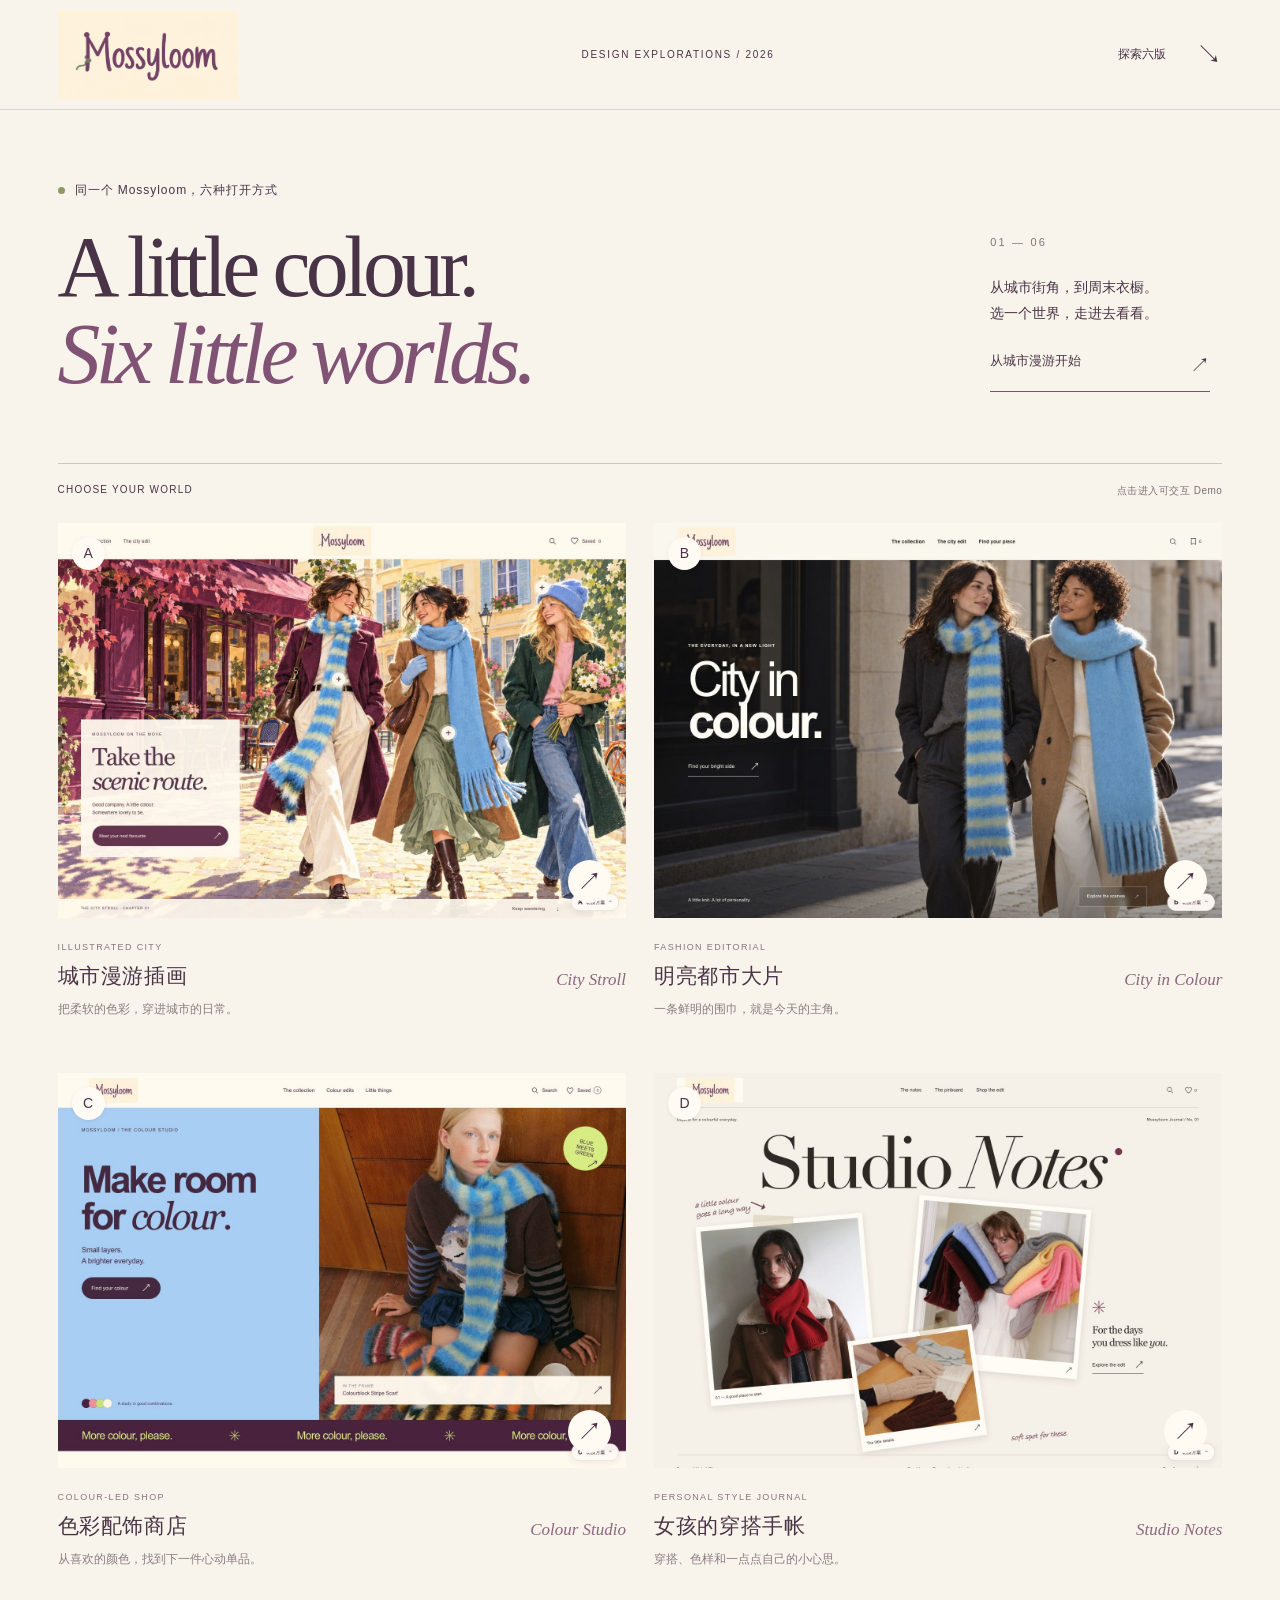
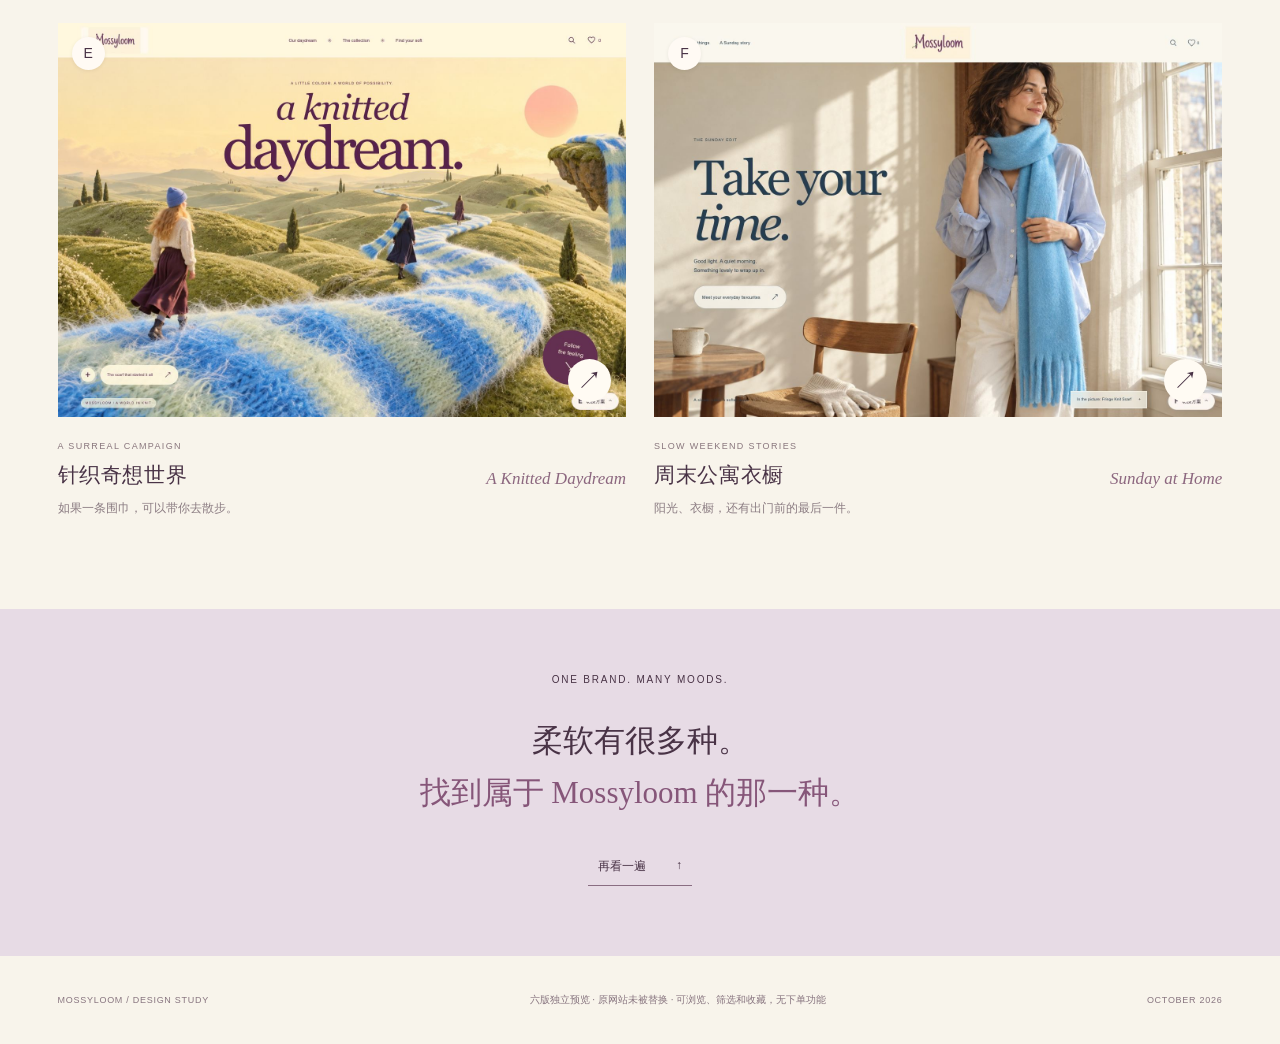
<file: index.html>
<!doctype html>
<html lang="zh-CN">
<head>
  <meta charset="UTF-8"><meta name="viewport" content="width=device-width,initial-scale=1">
  <meta name="robots" content="noindex,nofollow"><meta name="description" content="Mossyloom 六种独立网站视觉方向：城市漫游、都市大片、色彩商店、穿搭手帐、针织奇想、周末衣橱。">
  <title>Mossyloom · 六种打开方式</title>
  <link rel="stylesheet" href="./assets/common.css"><link rel="stylesheet" href="./assets/overview.css">
</head>
<body class="overview">
  <header class="overview-header"><a href="./" aria-label="Mossyloom demos"><img src="./assets/brand/logo.png" width="236" height="118" alt="Mossyloom"></a><span>DESIGN EXPLORATIONS / 2026</span><a href="#directions" class="top-link">探索六版 <span aria-hidden="true">↘</span></a></header>
  <main>
    <section class="intro"><div class="intro-kicker"><i></i> 同一个 Mossyloom，六种打开方式</div><div class="intro-line"><h1>A little colour.<br><em>Six little worlds.</em></h1><div class="intro-note"><span>01 — 06</span><p>从城市街角，到周末衣橱。<br>选一个世界，走进去看看。</p><a href="./a/" class="first-link">从城市漫游开始 <span aria-hidden="true">↗</span></a></div></div></section>
    <section class="directions" id="directions" aria-label="六种网站设计"><div class="section-label"><span>CHOOSE YOUR WORLD</span><span>点击进入可交互 Demo</span></div>
      <div class="world-grid">
        <a class="world world-a" href="./a/"><div class="world-image"><img src="./assets/previews/a.jpg" alt="A 城市漫游插画网站首页" width="1440" height="1000"><span class="world-letter">A</span><span class="world-open" aria-hidden="true">↗</span></div><div class="world-caption"><div><span class="world-type">ILLUSTRATED CITY</span><h2>城市漫游插画</h2></div><span class="world-en">City Stroll</span></div><p>把柔软的色彩，穿进城市的日常。</p></a>
        <a class="world world-b" href="./b/"><div class="world-image"><img src="./assets/previews/b.jpg" alt="B 明亮都市大片网站首页" width="1440" height="1000"><span class="world-letter">B</span><span class="world-open" aria-hidden="true">↗</span></div><div class="world-caption"><div><span class="world-type">FASHION EDITORIAL</span><h2>明亮都市大片</h2></div><span class="world-en">City in Colour</span></div><p>一条鲜明的围巾，就是今天的主角。</p></a>
        <a class="world world-c" href="./c/"><div class="world-image"><img src="./assets/previews/c.jpg" alt="C 色彩配饰商店网站首页" width="1440" height="1000" loading="lazy"><span class="world-letter">C</span><span class="world-open" aria-hidden="true">↗</span></div><div class="world-caption"><div><span class="world-type">COLOUR-LED SHOP</span><h2>色彩配饰商店</h2></div><span class="world-en">Colour Studio</span></div><p>从喜欢的颜色，找到下一件心动单品。</p></a>
        <a class="world world-d" href="./d/"><div class="world-image"><img src="./assets/previews/d.jpg" alt="D 女孩的穿搭手帐网站首页" width="1440" height="1000" loading="lazy"><span class="world-letter">D</span><span class="world-open" aria-hidden="true">↗</span></div><div class="world-caption"><div><span class="world-type">PERSONAL STYLE JOURNAL</span><h2>女孩的穿搭手帐</h2></div><span class="world-en">Studio Notes</span></div><p>穿搭、色样和一点点自己的小心思。</p></a>
        <a class="world world-e" href="./e/"><div class="world-image"><img src="./assets/previews/e.jpg" alt="E 针织奇想世界网站首页" width="1440" height="1000" loading="lazy"><span class="world-letter">E</span><span class="world-open" aria-hidden="true">↗</span></div><div class="world-caption"><div><span class="world-type">A SURREAL CAMPAIGN</span><h2>针织奇想世界</h2></div><span class="world-en">A Knitted Daydream</span></div><p>如果一条围巾，可以带你去散步。</p></a>
        <a class="world world-f" href="./f/"><div class="world-image"><img src="./assets/previews/f.jpg" alt="F 周末公寓衣橱网站首页" width="1440" height="1000" loading="lazy"><span class="world-letter">F</span><span class="world-open" aria-hidden="true">↗</span></div><div class="world-caption"><div><span class="world-type">SLOW WEEKEND STORIES</span><h2>周末公寓衣橱</h2></div><span class="world-en">Sunday at Home</span></div><p>阳光、衣橱，还有出门前的最后一件。</p></a>
      </div>
    </section>
    <section class="outro"><span>ONE BRAND. MANY MOODS.</span><p>柔软有很多种。<br><em>找到属于 Mossyloom 的那一种。</em></p><a href="#directions">再看一遍 <span aria-hidden="true">↑</span></a></section>
  </main>
  <footer class="overview-footer"><span>MOSSYLOOM / DESIGN STUDY</span><p>六版独立预览 · 原网站未被替换 · 可浏览、筛选和收藏，无下单功能</p><span>OCTOBER 2026</span></footer>
</body>
</html>
</file>
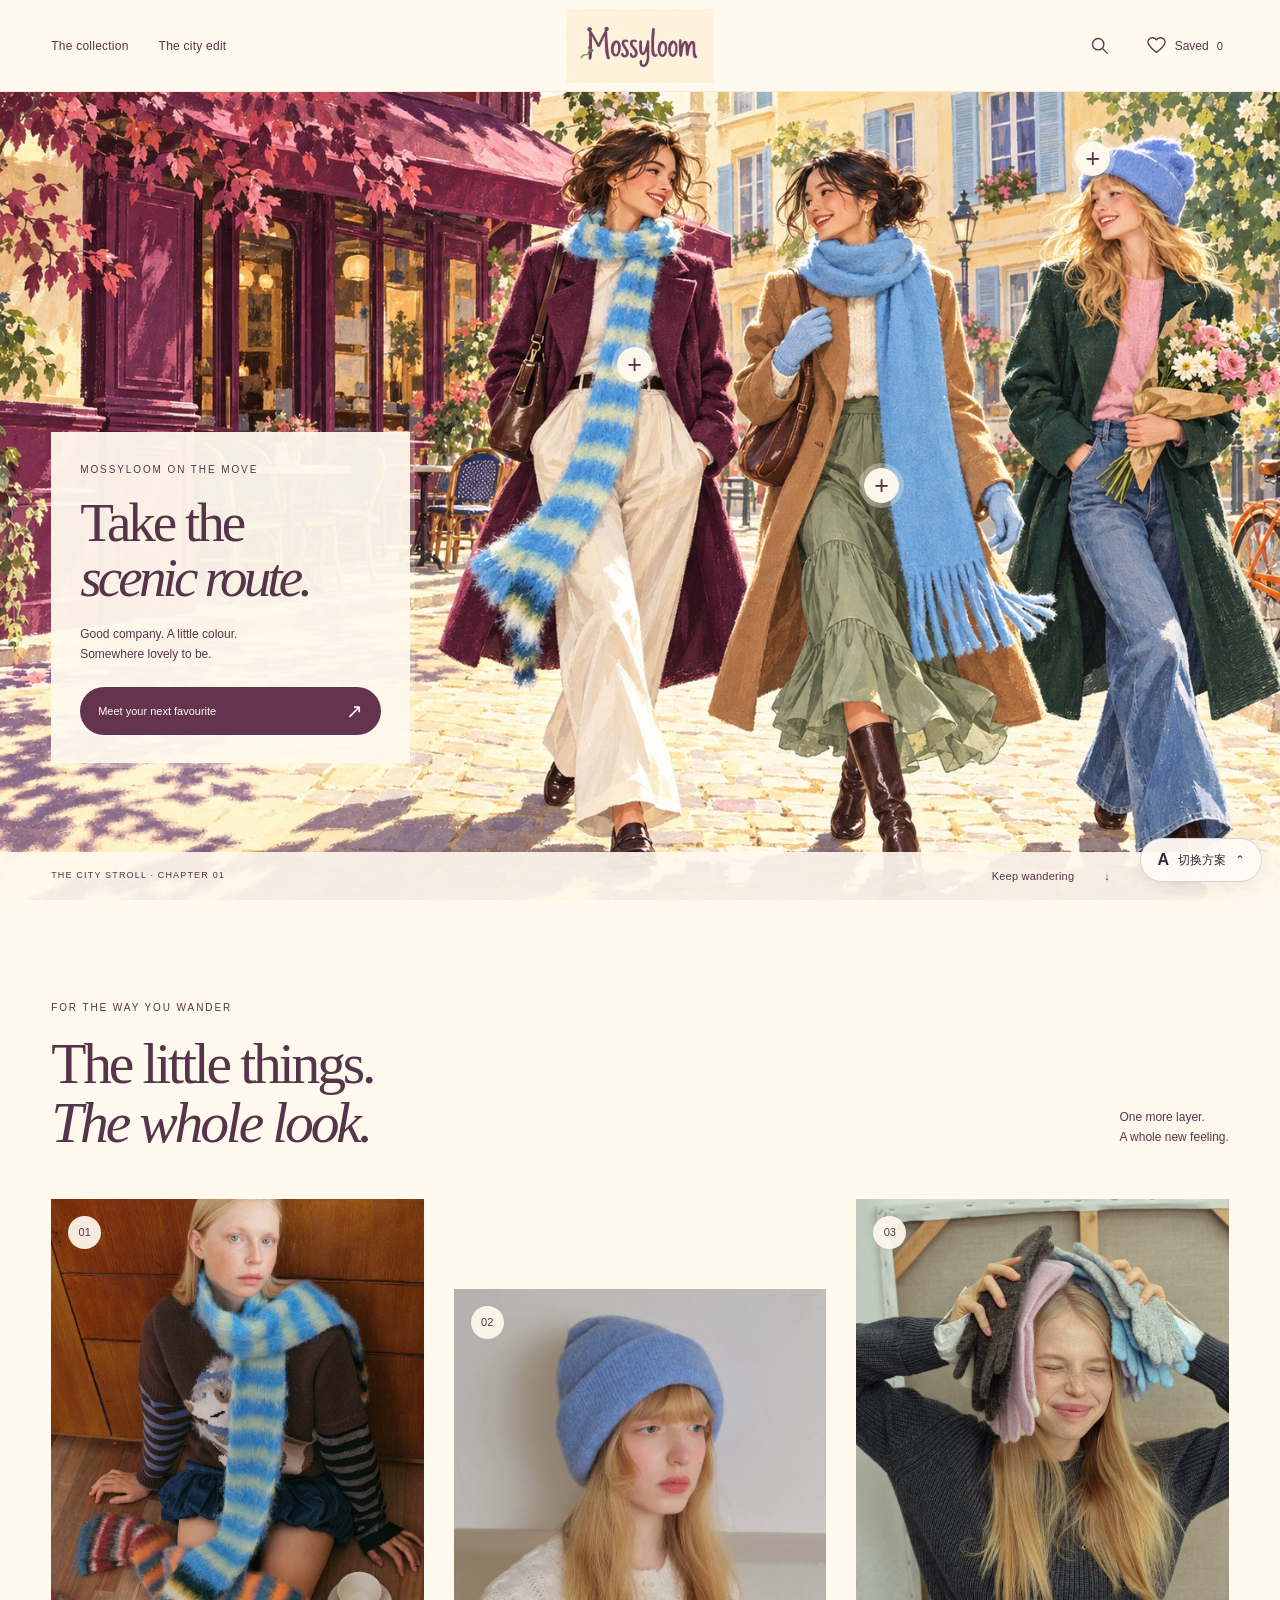
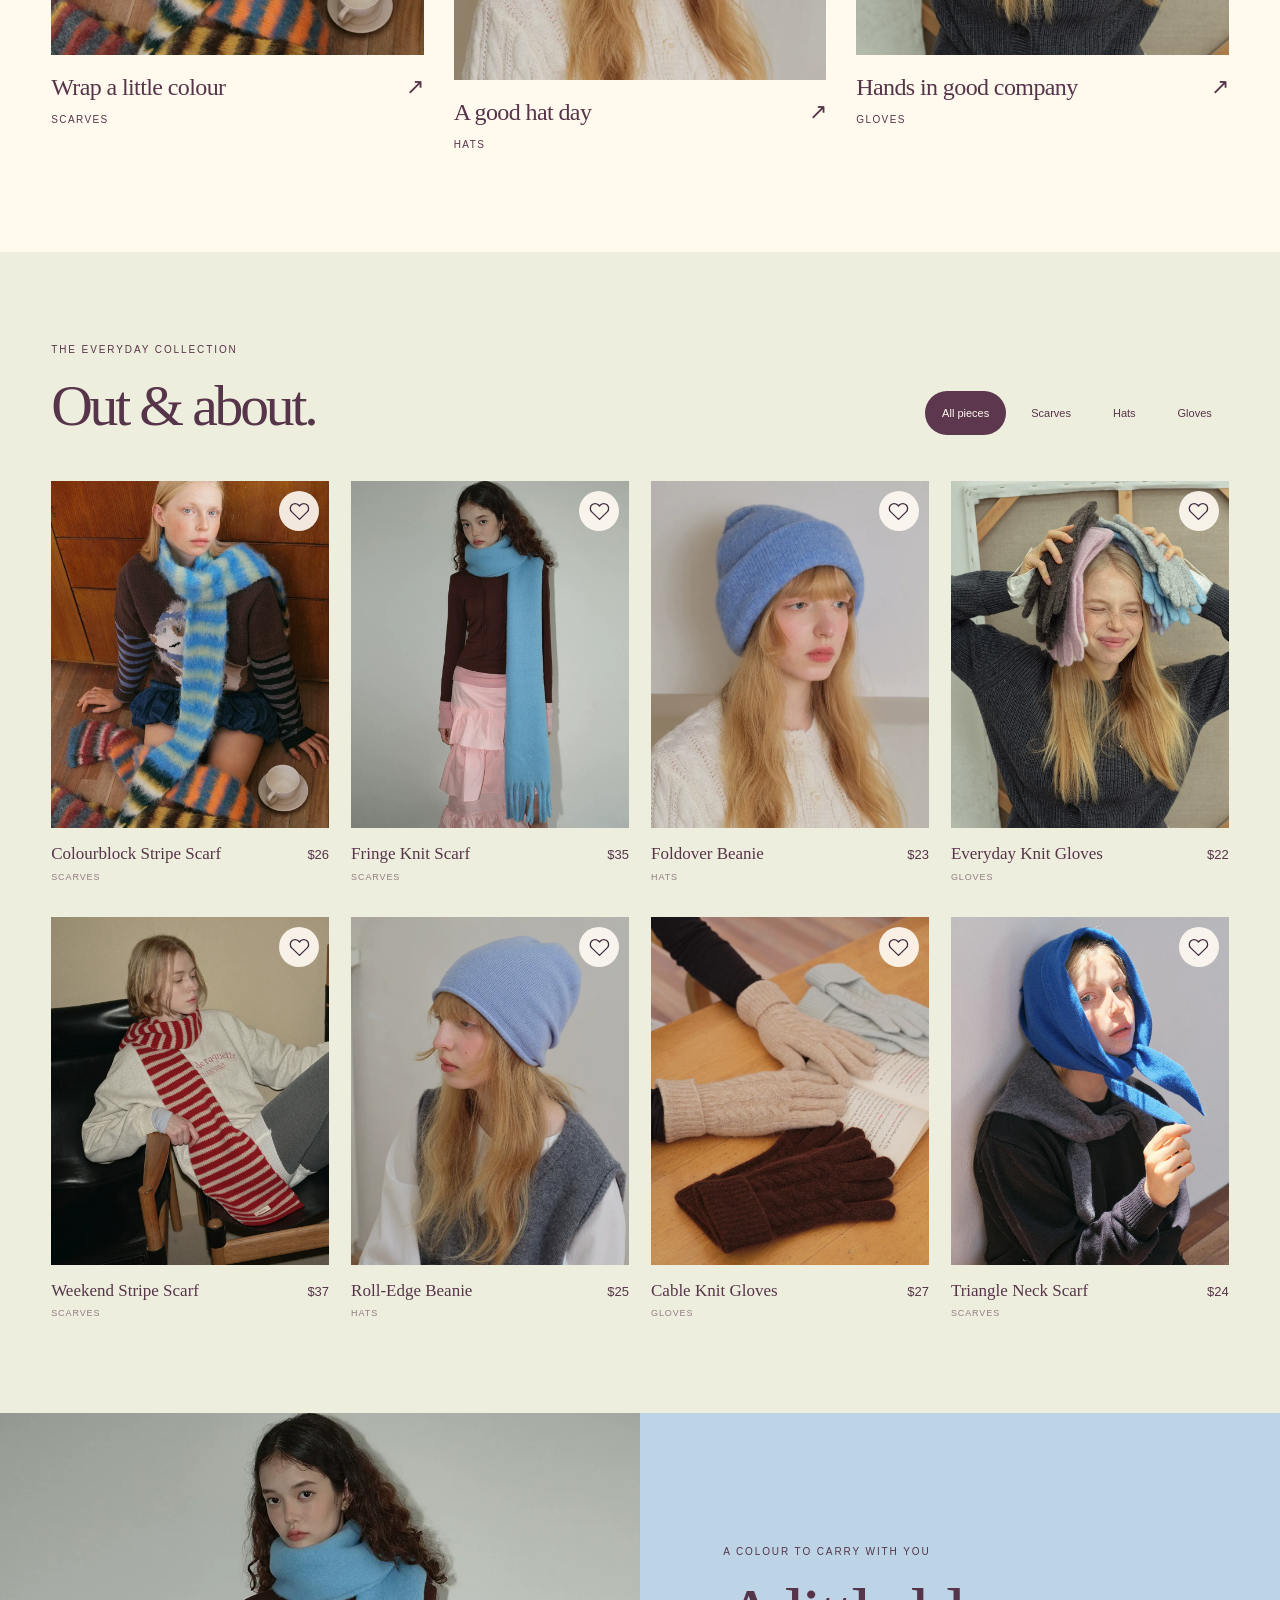
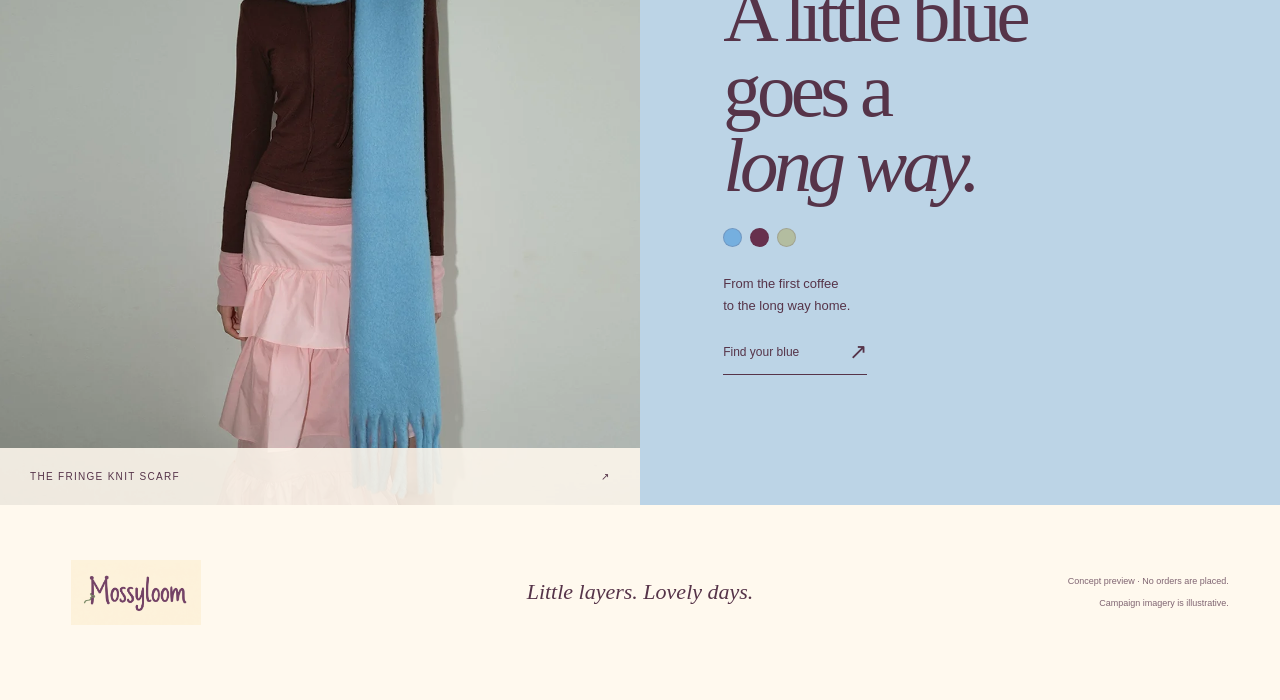
<file: a/index.html>
<!doctype html>
<html lang="en">
<head>
  <meta name="robots" content="noindex,nofollow">
  <meta charset="utf-8"><meta name="viewport" content="width=device-width,initial-scale=1">
  <title>City Stroll · Mossyloom</title>
  <meta name="description" content="Take the scenic route. Discover colourful scarves, hats and gloves in the Mossyloom City Stroll concept.">
  <link rel="stylesheet" href="../assets/common.css"><link rel="stylesheet" href="./style.css">
</head>
<body data-concept="a">
<a class="skip-link" href="#shop">Skip to the collection</a>
<header class="site-header">
  <nav class="desktop-nav" aria-label="Main navigation"><a href="#shop">The collection</a><a href="#city-edit">The city edit</a></nav>
  <button class="ml-icon-button menu-toggle" data-menu-toggle aria-controls="mobile-nav" aria-expanded="false" aria-label="Open navigation"><svg class="ml-icon" viewBox="0 0 24 24"><path d="M3 7h18M3 17h18"/></svg></button>
  <a class="brand" href="./" aria-label="Mossyloom City Stroll home"><img src="../assets/brand/logo.png" alt="Mossyloom"></a>
  <div class="header-tools"><button class="ml-icon-button" data-search aria-label="Search the collection"><svg class="ml-icon" viewBox="0 0 24 24"><circle cx="10.5" cy="10.5" r="6.5"/><path d="m16 16 5 5"/></svg></button><button class="saved-button" data-saved aria-label="View saved pieces"><svg class="ml-icon" viewBox="0 0 24 24"><path d="M20.5 4.8a5.5 5.5 0 0 0-8.5.7 5.5 5.5 0 0 0-8.5-.7C-.3 8.6 4.6 14 12 20c7.4-6 12.3-11.4 8.5-15.2Z"/></svg><span class="saved-label">Saved</span><span data-saved-count>0</span></button></div>
  <nav id="mobile-nav" hidden aria-label="Mobile navigation"><a href="#shop">The collection</a><a href="#city-edit">The city edit</a><a href="#little-things">The little things</a></nav>
</header>
<main>
  <section class="city-hero" aria-labelledby="hero-title">
    <img class="hero-art" src="../assets/hero/a-city-stroll.jpg" alt="Painted city scene of three adult women wearing blue knit scarves, a blue beanie and gloves on a sunny café street" fetchpriority="high">
    <div class="hero-copy"><p class="eyebrow">Mossyloom on the move</p><h1 id="hero-title">Take the<br><em>scenic route.</em></h1><p>Good company. A little colour.<br>Somewhere lovely to be.</p><a class="pill-button" href="#shop">Meet your next favourite <span aria-hidden="true">↗</span></a></div>
    <button class="hotspot hotspot-stripe" data-product="color-study-scarf" aria-label="Explore the Colourblock Stripe Scarf"><span aria-hidden="true">+</span><span class="hotspot-label">A stripe of joy</span></button>
    <button class="hotspot hotspot-fringe" data-product="cloud-fringe-scarf" aria-label="Explore the blue Fringe Knit Scarf"><span aria-hidden="true">+</span><span class="hotspot-label">The blue hour</span></button>
    <button class="hotspot hotspot-hat" data-product="foldover-beanie" aria-label="Explore the blue Foldover Beanie"><span aria-hidden="true">+</span><span class="hotspot-label">Top it off</span></button>
    <div class="hero-bottom"><span>THE CITY STROLL · CHAPTER 01</span><a href="#city-edit" aria-label="Discover the city edit">Keep wandering <span aria-hidden="true">↓</span></a></div>
  </section>
  <section class="city-edit section-wrap" id="city-edit" aria-labelledby="edit-title">
    <div class="section-heading"><div><p class="eyebrow">For the way you wander</p><h2 id="edit-title">The little things.<br><em>The whole look.</em></h2></div><p>One more layer.<br>A whole new feeling.</p></div>
    <div class="category-stories">
      <a class="category-story scarf-story" data-collection="Scarves" href="#shop"><div class="story-image"><img src="../assets/products/color-study-scarf-hd-01.webp" alt="Fuzzy blue and mint striped scarf, worn long" loading="lazy"><span class="story-number">01</span></div><span class="story-title">Wrap a little colour <span aria-hidden="true">↗</span></span><span class="story-category">Scarves</span></a>
      <a class="category-story hat-story" data-collection="Hats" href="#shop"><div class="story-image"><img src="../assets/products/foldover-beanie-hd-01.webp" alt="Blue knitted beanie with a generous folded brim" loading="lazy"><span class="story-number">02</span></div><span class="story-title">A good hat day <span aria-hidden="true">↗</span></span><span class="story-category">Hats</span></a>
      <a class="category-story glove-story" data-collection="Gloves" href="#shop"><div class="story-image"><img src="../assets/products/everyday-knit-gloves-hd-01.webp" alt="Playful assortment of soft knit gloves in blue, pink and grey" loading="lazy"><span class="story-number">03</span></div><span class="story-title">Hands in good company <span aria-hidden="true">↗</span></span><span class="story-category">Gloves</span></a>
    </div>
  </section>
  <section class="shop-section section-wrap" id="shop" aria-labelledby="shop-title">
    <div class="section-heading shop-heading"><div><p class="eyebrow">The everyday collection</p><h2 id="shop-title">Out &amp; about.</h2></div><div class="filter-nav" aria-label="Filter collection"><button data-filter="all" aria-pressed="true">All pieces</button><button data-filter="Scarves" aria-pressed="false">Scarves</button><button data-filter="Hats" aria-pressed="false">Hats</button><button data-filter="Gloves" aria-pressed="false">Gloves</button></div></div>
    <div class="product-grid" data-product-grid="color-study-scarf,cloud-fringe-scarf,foldover-beanie,everyday-knit-gloves,weekend-stripe-scarf,roll-edge-beanie,cable-knit-gloves,triangle-neck-scarf"></div>
  </section>
  <section class="blue-story" id="little-things" aria-labelledby="blue-title">
    <button class="blue-photo" data-product="cloud-fringe-scarf" aria-label="Explore the blue Fringe Knit Scarf"><img src="../assets/products/cloud-fringe-scarf-hd-01.webp" alt="The long blue Fringe Knit Scarf paired with brown and soft pink" loading="lazy"><span>THE FRINGE KNIT SCARF <span aria-hidden="true">↗</span></span></button>
    <div class="blue-copy"><p class="eyebrow">A colour to carry with you</p><h2 id="blue-title">A little blue<br>goes a<br><em>long way.</em></h2><div class="palette" aria-label="Sky blue, plum and sage colour palette"><i></i><i></i><i></i></div><p>From the first coffee<br>to the long way home.</p><button class="text-link" data-product="cloud-fringe-scarf">Find your blue <span aria-hidden="true">↗</span></button></div>
  </section>
</main>
<footer class="site-footer"><a class="footer-brand" href="./" aria-label="Mossyloom home"><img src="../assets/brand/logo.png" alt="Mossyloom"></a><p>Little layers. Lovely days.</p><div class="footer-note"><span>Concept preview · No orders are placed.</span><span>Campaign imagery is illustrative.</span></div></footer>
<script src="../assets/catalog.js" defer></script><script src="../assets/common.js" defer></script>
</body></html>
</file>
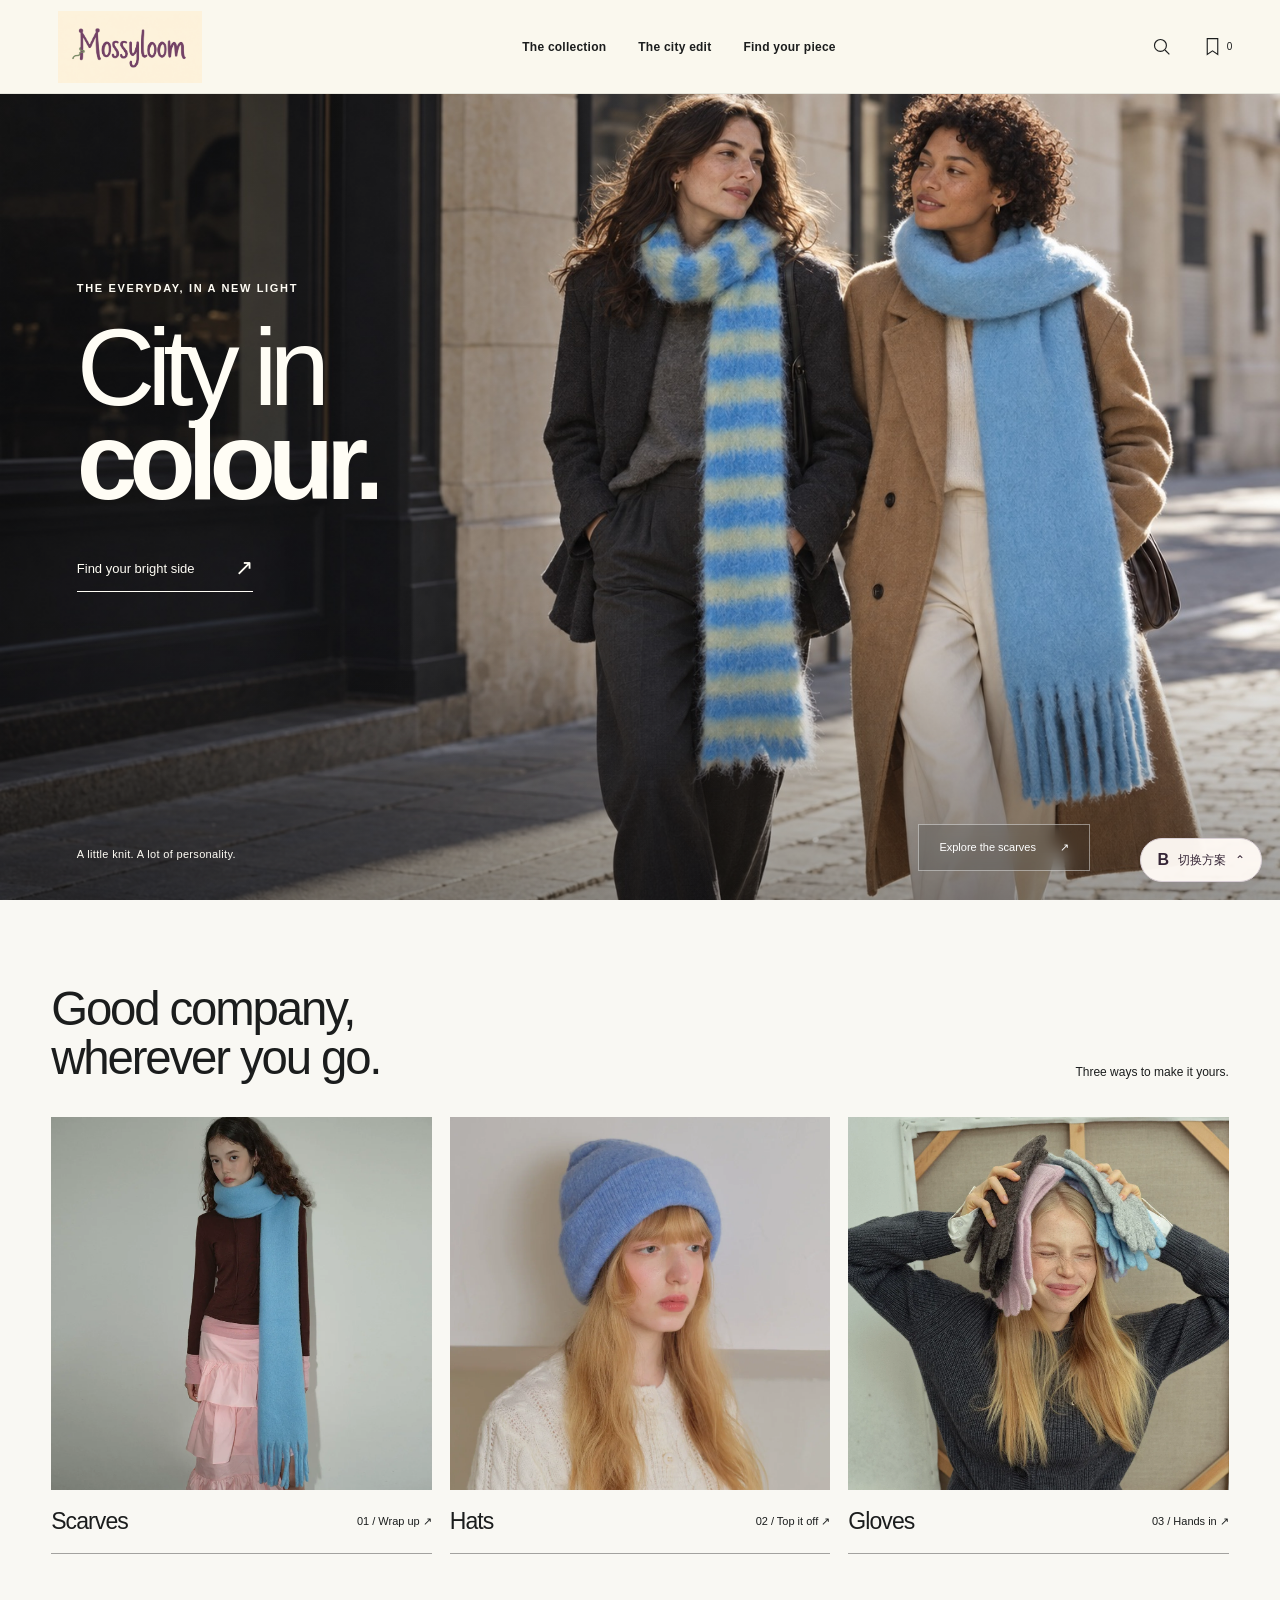
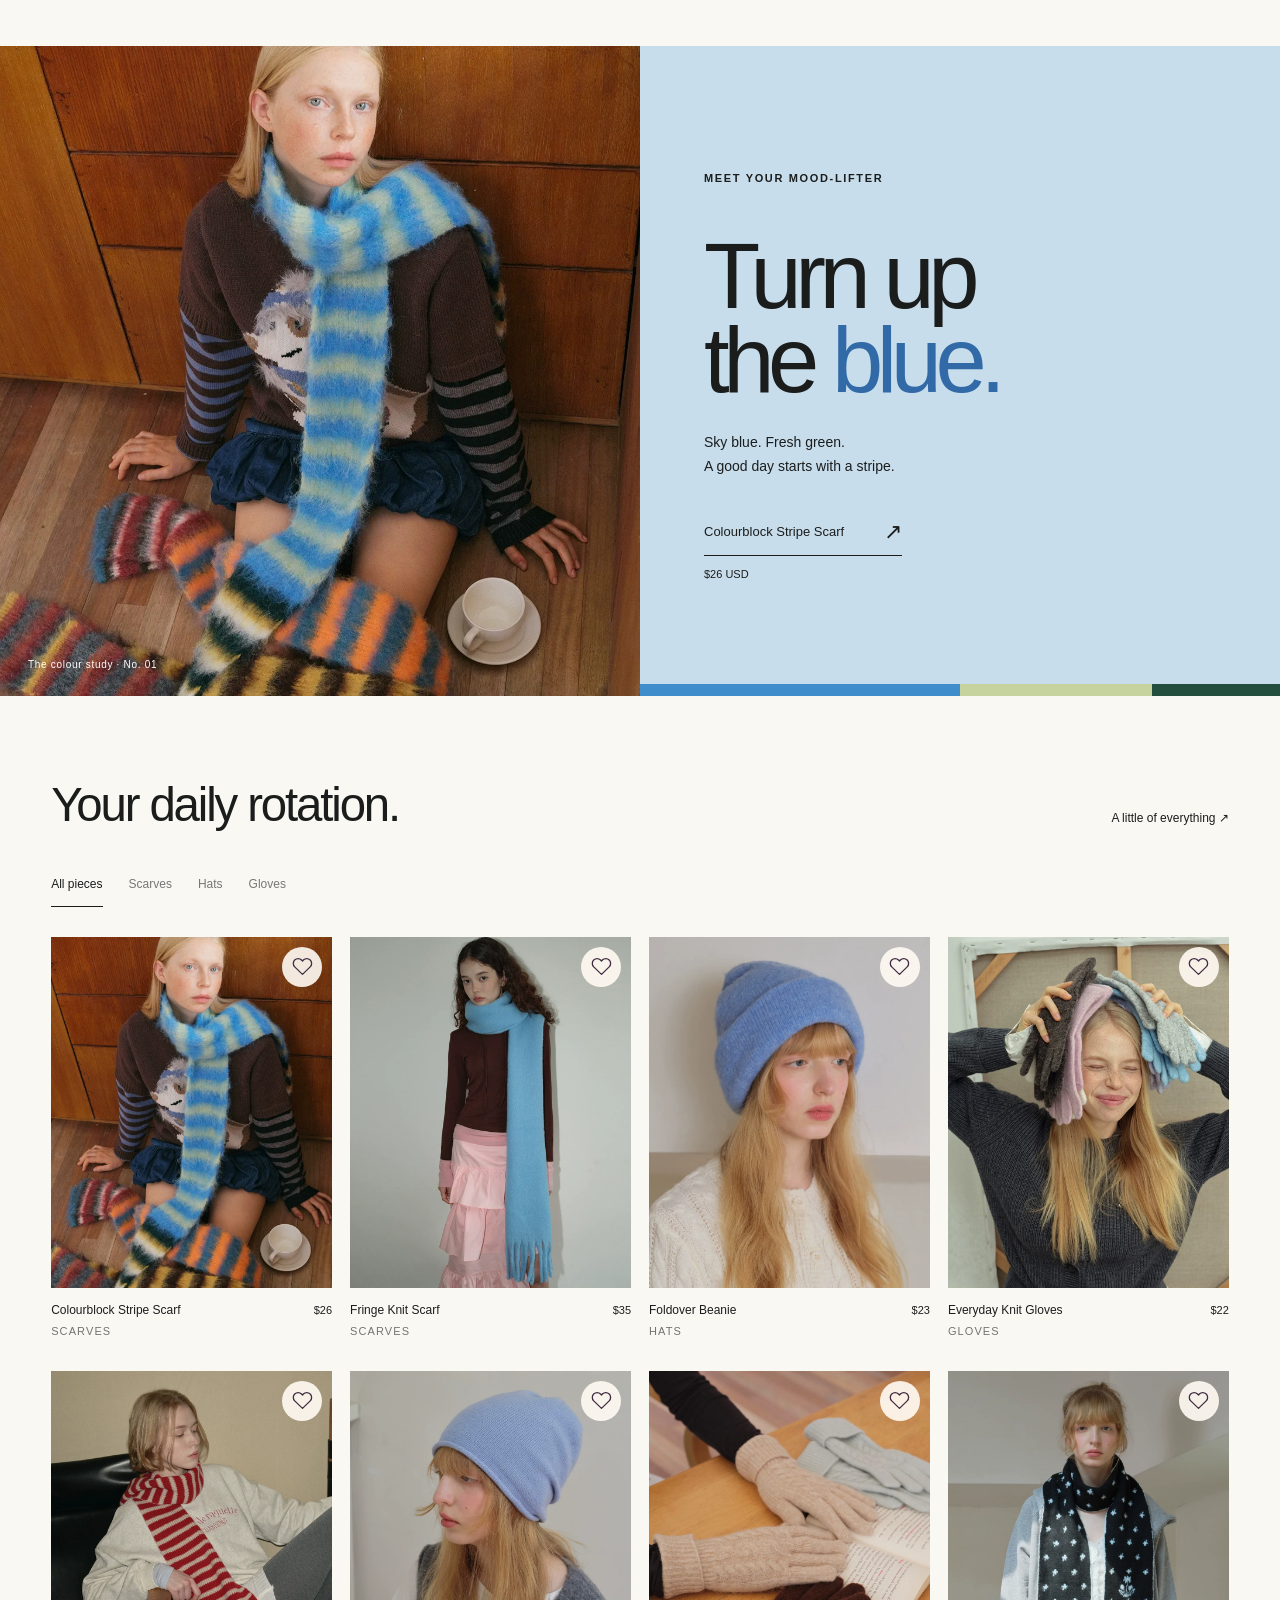
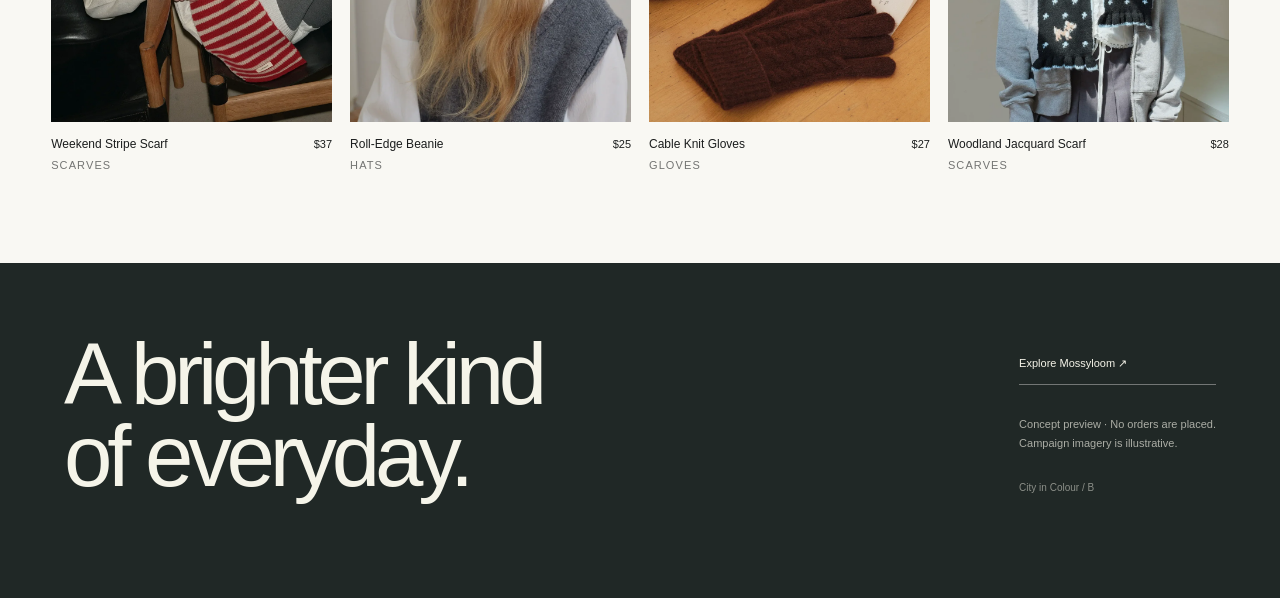
<file: b/index.html>
<!doctype html>
<html lang="en">
<head>
  <meta name="robots" content="noindex,nofollow"><meta charset="UTF-8"><meta name="viewport" content="width=device-width,initial-scale=1"><meta name="theme-color" content="#17191a"><title>City in Colour — Mossyloom</title><link rel="stylesheet" href="../assets/common.css"><link rel="stylesheet" href="./style.css"><link rel="preload" as="image" href="../assets/hero/b-city-in-colour.jpg"></head>
<body data-concept="b">
<a class="skip-link" href="#shop">Skip to collection</a>
<header class="site-header">
  <a class="logo-plaque" href="./" aria-label="Mossyloom home"><img src="../assets/brand/logo.png" alt="Mossyloom"></a>
  <nav class="desktop-nav" aria-label="Main navigation"><a href="#shop">The collection</a><a href="#city-edit">The city edit</a><a href="#categories">Find your piece</a></nav>
  <div class="header-actions"><button data-search aria-label="Search collection"><svg viewBox="0 0 24 24" fill="none" aria-hidden="true"><circle cx="10.8" cy="10.8" r="6.8"/><path d="m16 16 5 5"/></svg></button><button data-saved aria-label="Open saved pieces"><svg viewBox="0 0 24 24" fill="none" aria-hidden="true"><path d="M6 3h12v18l-6-4-6 4z"/></svg><span data-saved-count>0</span></button><button class="menu-toggle" data-menu-toggle aria-controls="mobile-nav" aria-expanded="false" aria-label="Open menu"><svg viewBox="0 0 24 24" fill="none" aria-hidden="true"><path d="M3 8h18M3 16h18"/></svg></button></div>
  <nav id="mobile-nav" hidden aria-label="Mobile navigation"><a href="#shop">The collection</a><a href="#city-edit">The city edit</a><a href="#categories">Find your piece</a></nav>
</header>
<main>
  <section class="city-hero" aria-labelledby="hero-title">
    <img class="hero-photo" src="../assets/hero/b-city-in-colour.jpg" alt="Two women on a sunlit city street wearing blue and green striped and glacier blue scarves" fetchpriority="high">
    <div class="hero-shade"></div><div class="hero-copy"><p class="eyebrow">The everyday, in a new light</p><h1 id="hero-title">City in<br><em>colour.</em></h1><a class="light-link" href="#shop">Find your bright side <span>↗</span></a></div>
    <div class="hero-bottom"><p>A little knit. A lot of personality.</p><button data-product="color-study-scarf">Explore the scarves <span>↗</span></button></div>
  </section>
  <section class="categories section-pad" id="categories" aria-labelledby="categories-title">
    <div class="section-top"><h2 id="categories-title">Good company,<br>wherever you go.</h2><p>Three ways to make it yours.</p></div>
    <div class="category-row">
      <a class="category" href="#shop" data-collection="Scarves"><div class="category-image"><img loading="lazy" src="../assets/products/cloud-fringe-scarf-hd-01.webp" alt="Glacier blue fringe scarf"></div><div><h3>Scarves</h3><span>01 / Wrap up ↗</span></div></a>
      <a class="category" href="#shop" data-collection="Hats"><div class="category-image"><img loading="lazy" src="../assets/products/foldover-beanie-hd-01.webp" alt="Blue foldover beanie"></div><div><h3>Hats</h3><span>02 / Top it off ↗</span></div></a>
      <a class="category" href="#shop" data-collection="Gloves"><div class="category-image"><img loading="lazy" src="../assets/products/everyday-knit-gloves-hd-01.webp" alt="Everyday knit gloves in a range of colours"></div><div><h3>Gloves</h3><span>03 / Hands in ↗</span></div></a>
    </div>
  </section>
  <section class="city-edit" id="city-edit" aria-labelledby="city-edit-title">
    <div class="edit-photo"><img loading="lazy" src="../assets/products/color-study-scarf-hd-01.webp" alt="A closer look at the blue and green Colourblock Stripe Scarf"><span class="photo-note">The colour study · No. 01</span></div>
    <div class="edit-copy"><p class="eyebrow">Meet your mood-lifter</p><h2 id="city-edit-title">Turn up<br>the <em>blue.</em></h2><p>Sky blue. Fresh green.<br>A good day starts with a stripe.</p><button class="dark-link" data-product="color-study-scarf">Colourblock Stripe Scarf <span>↗</span></button><span class="edit-price">$26 USD</span><div class="colour-bars" aria-label="Sky blue and green colour palette"><span></span><span></span><span></span></div></div>
  </section>
  <section class="shop-section section-pad" id="shop" aria-labelledby="shop-title">
    <div class="section-top"><h2 id="shop-title">Your daily rotation.</h2><a href="#categories">A little of everything ↗</a></div>
    <div class="filters" aria-label="Filter the collection"><button data-filter="all" aria-pressed="true">All pieces</button><button data-filter="Scarves" aria-pressed="false">Scarves</button><button data-filter="Hats" aria-pressed="false">Hats</button><button data-filter="Gloves" aria-pressed="false">Gloves</button></div>
    <div class="product-grid" data-product-grid="color-study-scarf,cloud-fringe-scarf,foldover-beanie,everyday-knit-gloves,weekend-stripe-scarf,roll-edge-beanie,cable-knit-gloves,woodland-jacquard-scarf"></div>
  </section>
</main>
<footer><div class="footer-word">A brighter kind<br>of everyday.</div><div class="footer-details"><a href="#shop">Explore Mossyloom ↗</a><p>Concept preview · No orders are placed.<br>Campaign imagery is illustrative.</p><span>City in Colour / B</span></div></footer>
<script src="../assets/catalog.js" defer></script><script src="../assets/common.js" defer></script>
</body></html>
</file>
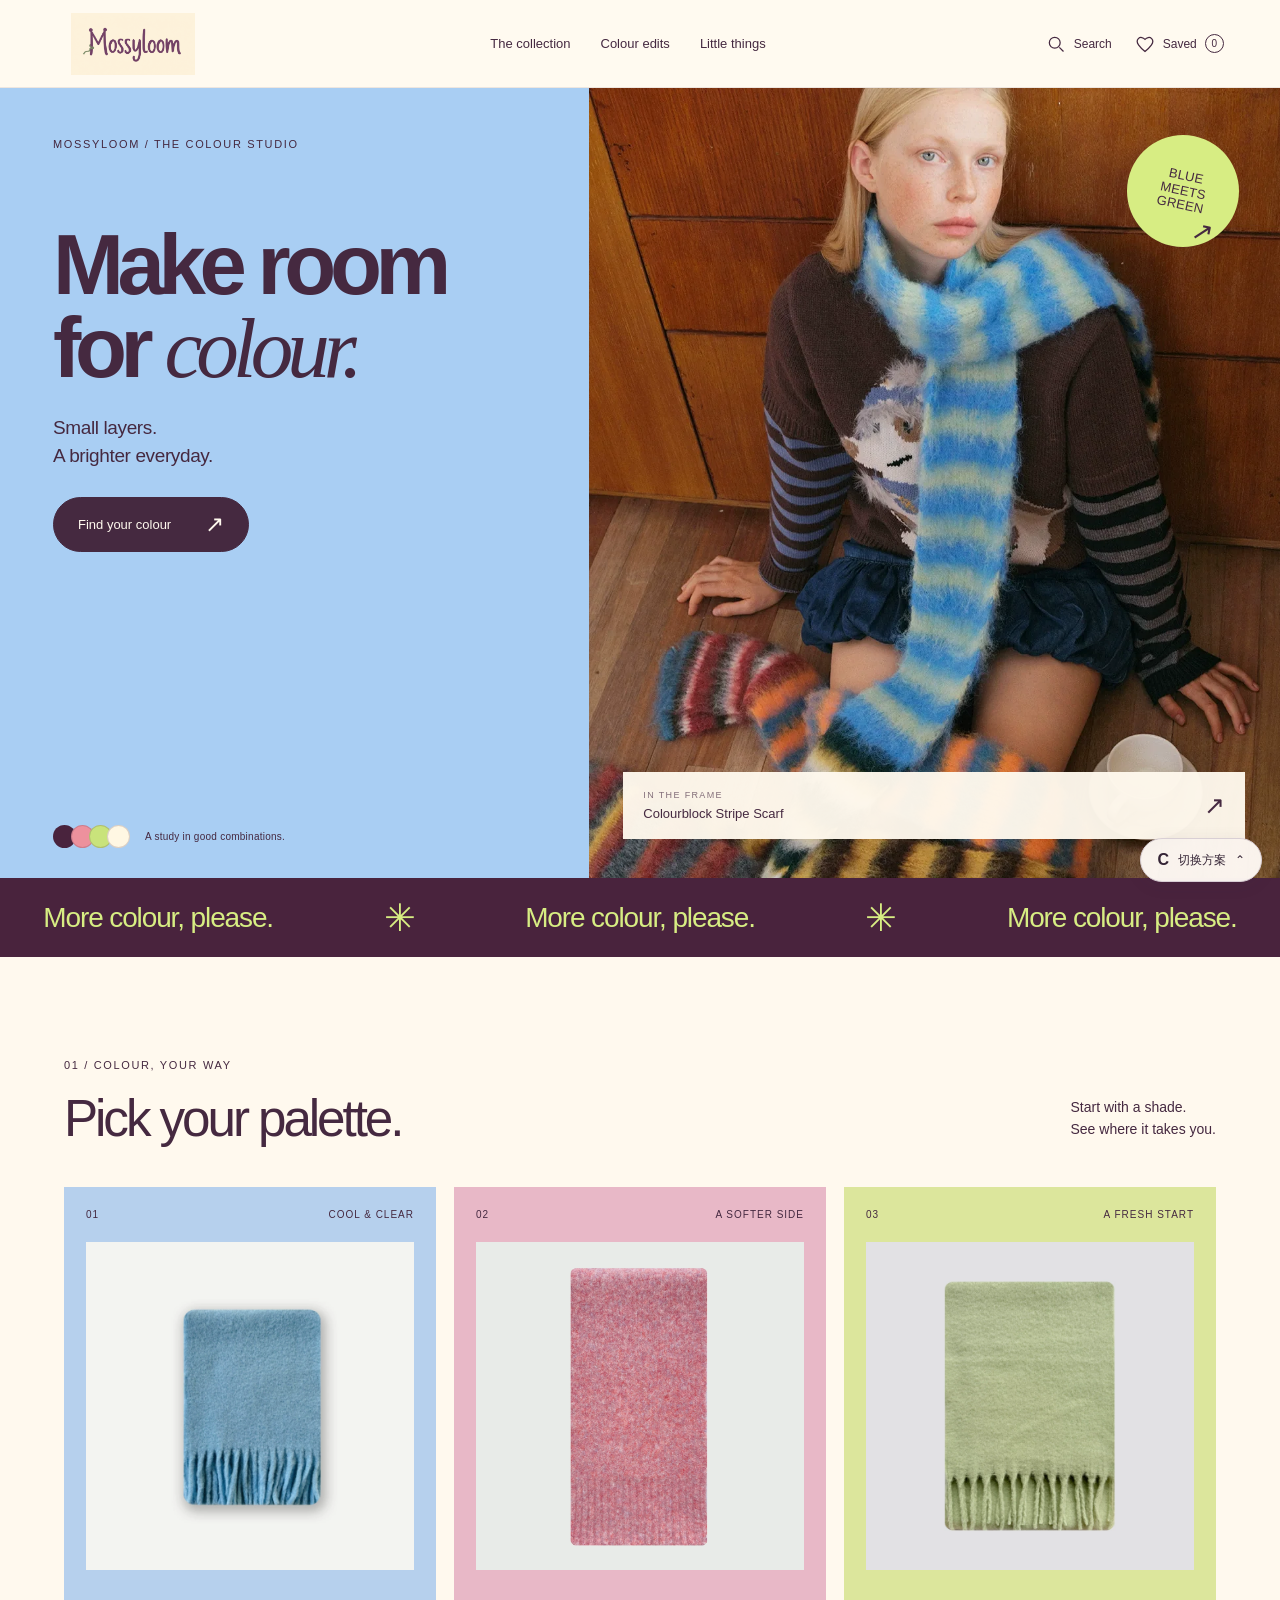
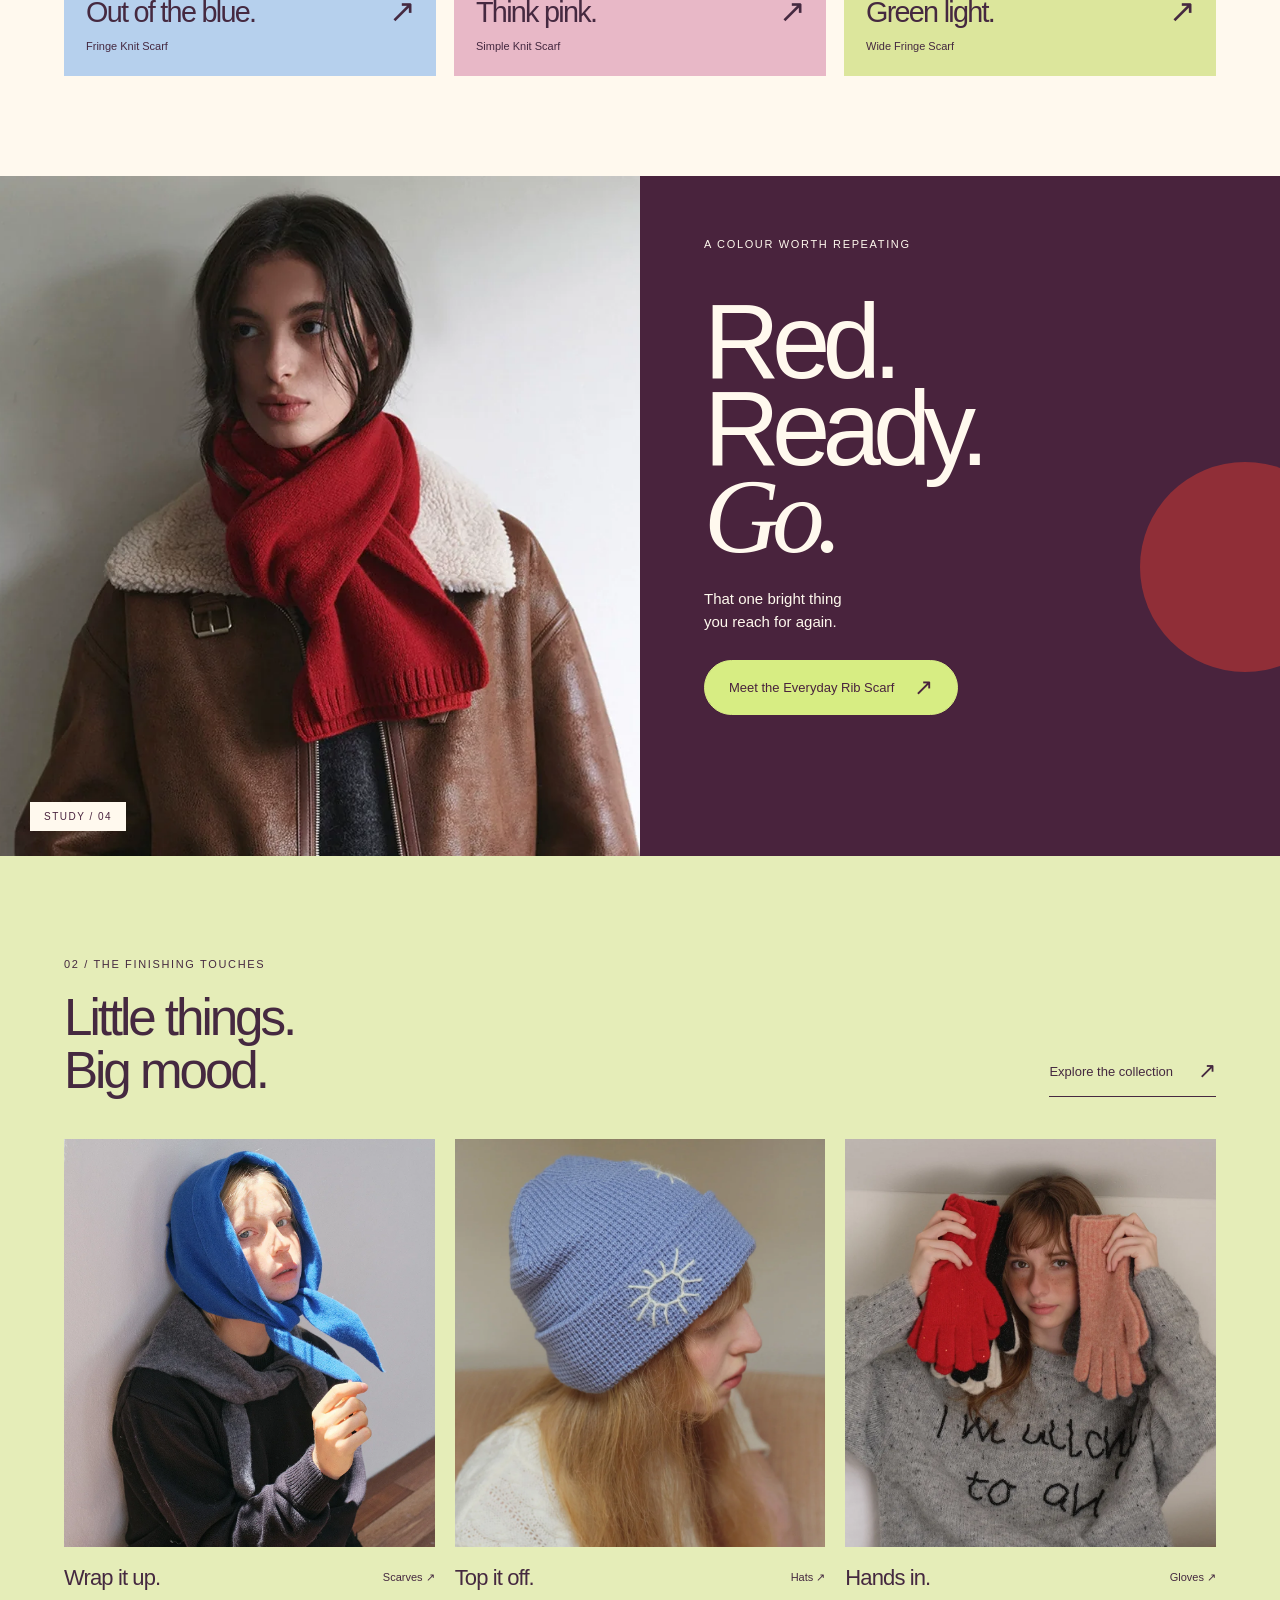
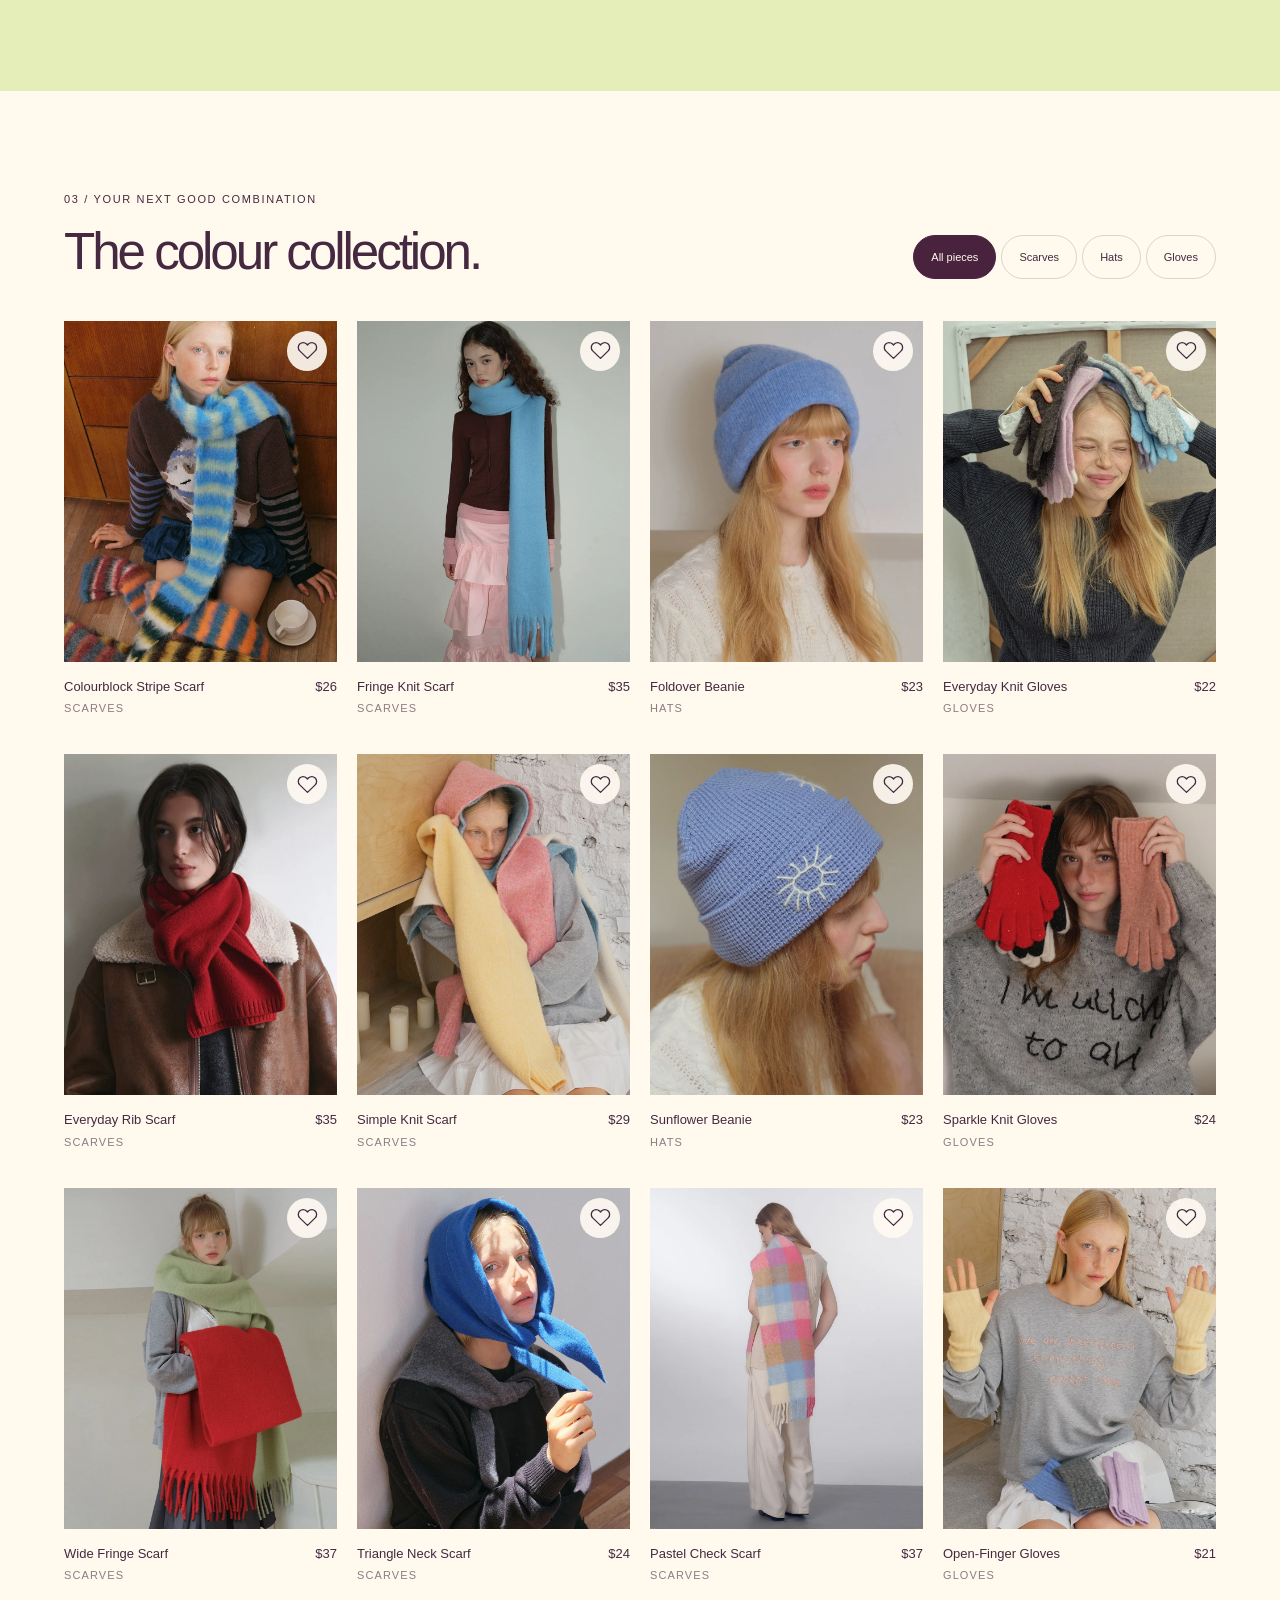
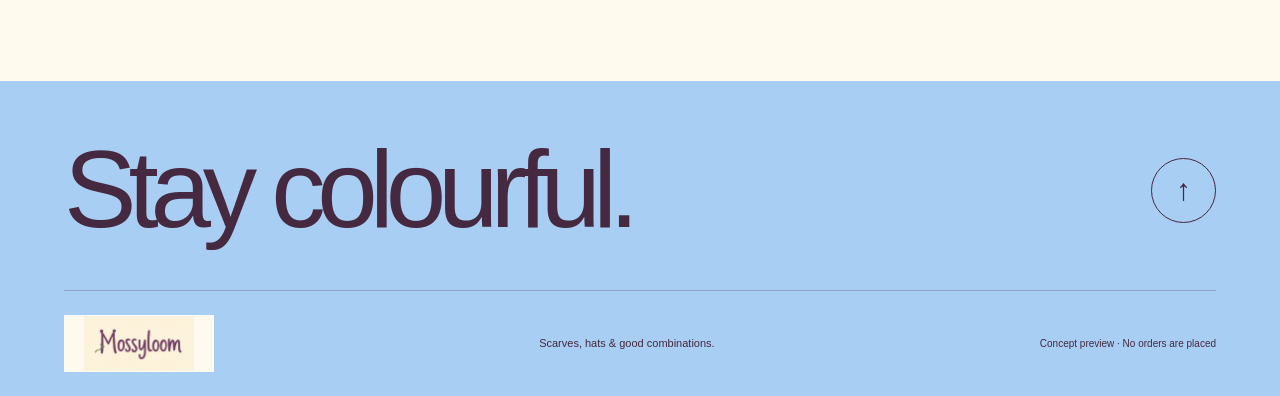
<file: c/index.html>
<!doctype html>
<html lang="en">
<head>
  <meta name="robots" content="noindex,nofollow">
  <meta charset="utf-8"><meta name="viewport" content="width=device-width,initial-scale=1">
  <title>Colour Studio — Mossyloom</title>
  <meta name="description" content="A study in everyday colour. Explore Mossyloom scarves, hats and gloves in a playful colour-led collection preview.">
  <link rel="stylesheet" href="../assets/common.css"><link rel="stylesheet" href="./style.css">
  <script src="../assets/catalog.js" defer></script><script src="../assets/common.js" defer></script>
</head>
<body data-concept="c">
  <a class="skip-link" href="#main">Skip to content</a>
  <header class="studio-header">
    <a class="brand" href="./" aria-label="Mossyloom Colour Studio home"><img src="../assets/brand/logo.png" alt="Mossyloom" width="174" height="65"></a>
    <nav class="desktop-nav" aria-label="Main navigation"><a href="#shop">The collection</a><a href="#colour">Colour edits</a><a href="#little-things">Little things</a></nav>
    <div class="header-tools"><button data-search aria-label="Search products"><svg viewBox="0 0 24 24" aria-hidden="true"><circle cx="10.5" cy="10.5" r="6.5"/><path d="m16 16 5 5"/></svg><span>Search</span></button><button data-saved aria-label="Open saved pieces"><svg viewBox="0 0 24 24" aria-hidden="true"><path d="M20 5.5c-2.5-2.4-6-1.2-8 1-2-2.2-5.5-3.4-8-1C-.5 10 7 17 12 21c5-4 12.5-11 8-15.5Z"/></svg><span>Saved</span><span data-saved-count>0</span></button><button class="menu-toggle" data-menu-toggle aria-controls="mobile-nav" aria-expanded="false" aria-label="Open menu"><svg viewBox="0 0 24 24" aria-hidden="true"><path d="M3 8h18M3 16h18"/></svg></button></div>
    <nav id="mobile-nav" hidden aria-label="Mobile navigation"><a href="#shop">The collection</a><a href="#colour">Colour edits</a><a href="#little-things">Little things</a></nav>
  </header>
  <main id="main">
    <section class="colour-hero" aria-labelledby="hero-title">
      <div class="hero-copy"><p class="eyebrow">Mossyloom / The Colour Studio</p><h1 id="hero-title">Make room <br>for <em>colour.</em></h1><p class="hero-sub">Small layers. <br>A brighter everyday.</p><a class="pill-link" href="#colour">Find your colour <span aria-hidden="true">↗</span></a><div class="hero-index"><span class="palette" aria-hidden="true"><i></i><i></i><i></i><i></i></span><span>A study in good combinations.</span></div></div>
      <div class="hero-portrait"><img src="../assets/products/color-study-scarf-hd-01.webp" alt="Colourblock Stripe Scarf in blue and green, worn with layered knitwear" width="1200" height="1200" fetchpriority="high"><span class="colour-stamp" aria-hidden="true">BLUE<br>MEETS<br>GREEN <b>↗</b></span><button class="photo-caption" data-product="color-study-scarf"><span><small>In the frame</small>Colourblock Stripe Scarf</span><span class="caption-arrow" aria-hidden="true">↗</span></button></div>
    </section>
    <div class="colour-ribbon" aria-hidden="true"><span>More colour, please.</span><span class="ribbon-star">✳</span><span>More colour, please.</span><span class="ribbon-star">✳</span><span>More colour, please.</span></div>

    <section class="palette-section section-pad" id="colour" aria-labelledby="palette-title">
      <div class="section-heading"><div><p class="eyebrow">01 / Colour, your way</p><h2 id="palette-title">Pick your palette.</h2></div><p>Start with a shade. <br>See where it takes you.</p></div>
      <div class="palette-grid">
        <button class="palette-card blue-card" data-product="cloud-fringe-scarf"><span class="palette-card-top"><span>01</span><span>Cool & clear</span></span><img src="../assets/products/cloud-fringe-scarf-supplier-06.webp" alt="Glacier blue Fringe Knit Scarf with tasselled ends" width="800" height="800" loading="lazy"><span class="palette-card-bottom"><span>Out of the blue.</span><span aria-hidden="true">↗</span></span><span class="palette-product">Fringe Knit Scarf</span></button>
        <button class="palette-card pink-card" data-product="simple-knit-scarf"><span class="palette-card-top"><span>02</span><span>A softer side</span></span><img src="../assets/products/simple-knit-scarf-supplier-08.webp" alt="Pink Simple Knit Scarf folded to show its knit surface" width="800" height="800" loading="lazy"><span class="palette-card-bottom"><span>Think pink.</span><span aria-hidden="true">↗</span></span><span class="palette-product">Simple Knit Scarf</span></button>
        <button class="palette-card green-card" data-product="wide-fringe-scarf"><span class="palette-card-top"><span>03</span><span>A fresh start</span></span><img src="../assets/products/wide-fringe-scarf-supplier-09.webp" alt="Light green Wide Fringe Scarf, folded with its fringe visible" width="800" height="800" loading="lazy"><span class="palette-card-bottom"><span>Green light.</span><span aria-hidden="true">↗</span></span><span class="palette-product">Wide Fringe Scarf</span></button>
      </div>
    </section>

    <section class="red-story" aria-labelledby="red-title"><div class="red-image"><img src="../assets/products/everyday-rib-scarf-hd-01.webp" alt="Red Everyday Rib Scarf worn with a brown jacket" width="900" height="900" loading="lazy"><span class="photo-number">STUDY / 04</span></div><div class="red-copy"><p class="eyebrow">A colour worth repeating</p><h2 id="red-title">Red. <br>Ready. <br><em>Go.</em></h2><p>That one bright thing<br>you reach for again.</p><button class="pill-link light-link" data-product="everyday-rib-scarf">Meet the Everyday Rib Scarf <span aria-hidden="true">↗</span></button><span class="red-dot" aria-hidden="true"></span></div></section>

    <section class="little-section section-pad" id="little-things" aria-labelledby="little-title"><div class="section-heading"><div><p class="eyebrow">02 / The finishing touches</p><h2 id="little-title">Little things.<br>Big mood.</h2></div><a class="text-link" href="#shop">Explore the collection <span aria-hidden="true">↗</span></a></div><div class="category-grid"><a class="category-card" href="#shop" data-collection="Scarves"><div class="category-image"><img src="../assets/products/triangle-neck-scarf-main.webp" alt="Blue Triangle Neck Scarf worn tied around the head" width="1200" height="1200" loading="lazy"></div><span>Wrap it up. <b>Scarves ↗</b></span></a><a class="category-card" href="#shop" data-collection="Hats"><div class="category-image"><img src="../assets/products/sunflower-beanie-main.webp" alt="Blue Sunflower Beanie with embroidered flower detail" width="1200" height="1200" loading="lazy"></div><span>Top it off. <b>Hats ↗</b></span></a><a class="category-card" href="#shop" data-collection="Gloves"><div class="category-image"><img src="../assets/products/sparkle-knit-gloves-main.webp" alt="Red and pink Sparkle Knit Gloves held beside a face" width="1200" height="1200" loading="lazy"></div><span>Hands in. <b>Gloves ↗</b></span></a></div></section>

    <section class="shop-section section-pad" id="shop" aria-labelledby="shop-title"><div class="section-heading"><div><p class="eyebrow">03 / Your next good combination</p><h2 id="shop-title">The colour collection.</h2></div><div class="shop-filters" aria-label="Filter the collection"><button data-filter="all" aria-pressed="true">All pieces</button><button data-filter="Scarves" aria-pressed="false">Scarves</button><button data-filter="Hats" aria-pressed="false">Hats</button><button data-filter="Gloves" aria-pressed="false">Gloves</button></div></div><div class="product-grid" data-product-grid="color-study-scarf,cloud-fringe-scarf,foldover-beanie,everyday-knit-gloves,everyday-rib-scarf,simple-knit-scarf,sunflower-beanie,sparkle-knit-gloves,wide-fringe-scarf,triangle-neck-scarf,pastel-check-scarf,open-finger-gloves"></div></section>
  </main>
  <footer class="studio-footer"><div class="footer-top"><span>Stay colourful.</span><a href="#main" aria-label="Back to top">↑</a></div><div class="footer-bottom"><a href="./" class="footer-logo"><img src="../assets/brand/logo.png" alt="Mossyloom" width="160" height="60" loading="lazy"></a><p>Scarves, hats & good combinations.</p><p>Concept preview · No orders are placed</p></div></footer>
</body>
</html>
</file>
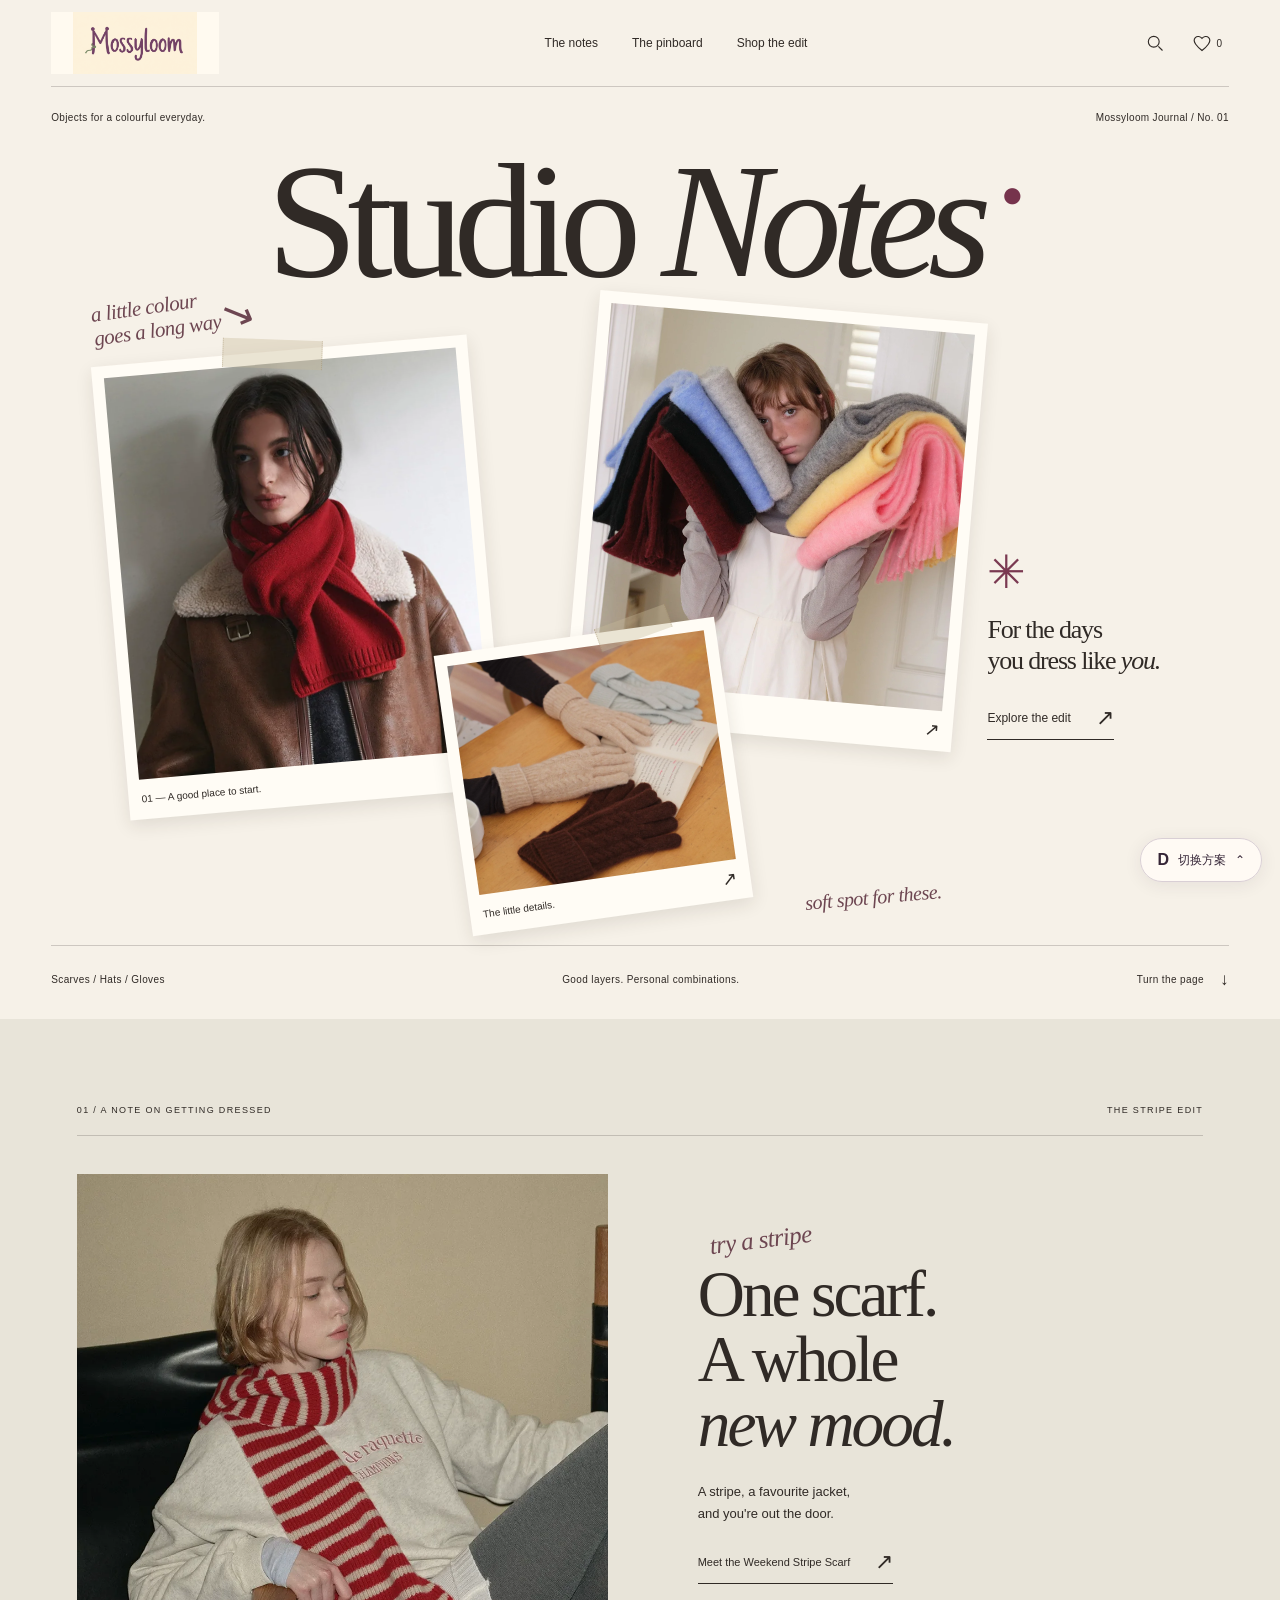
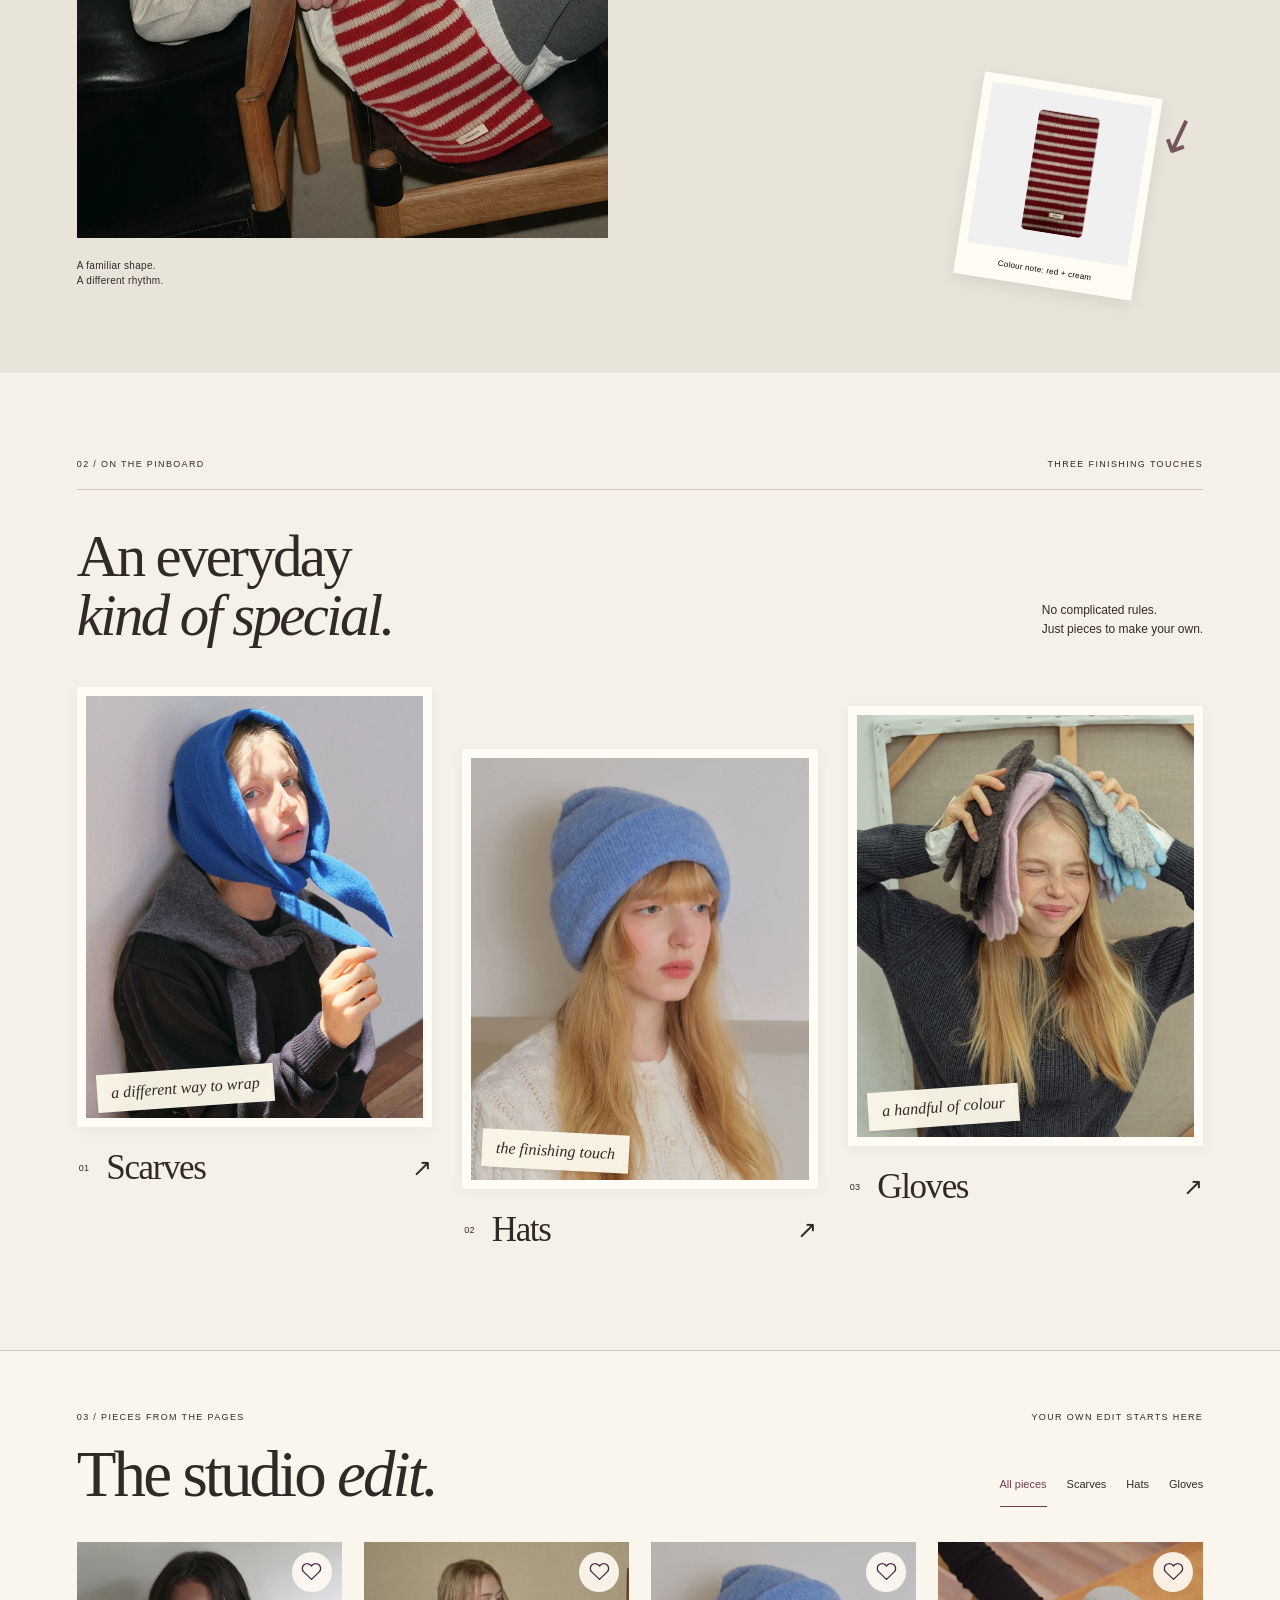
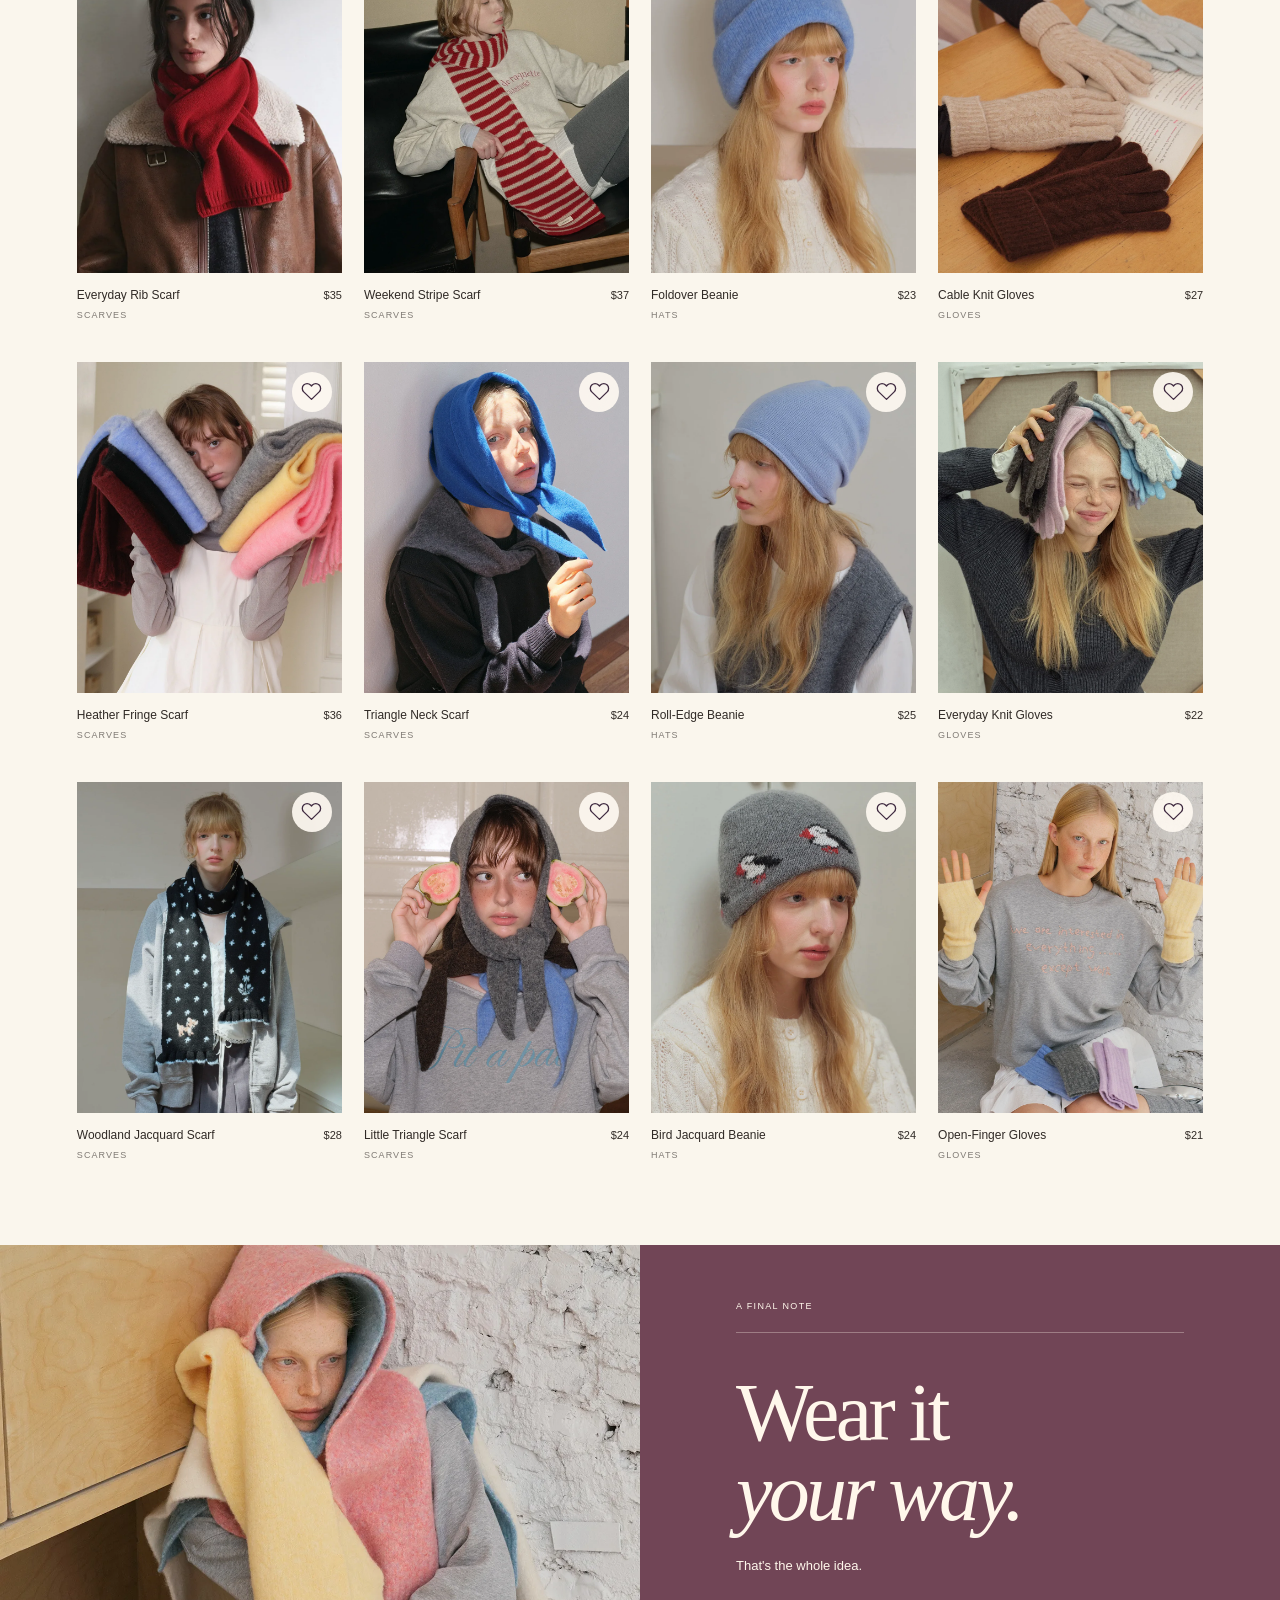
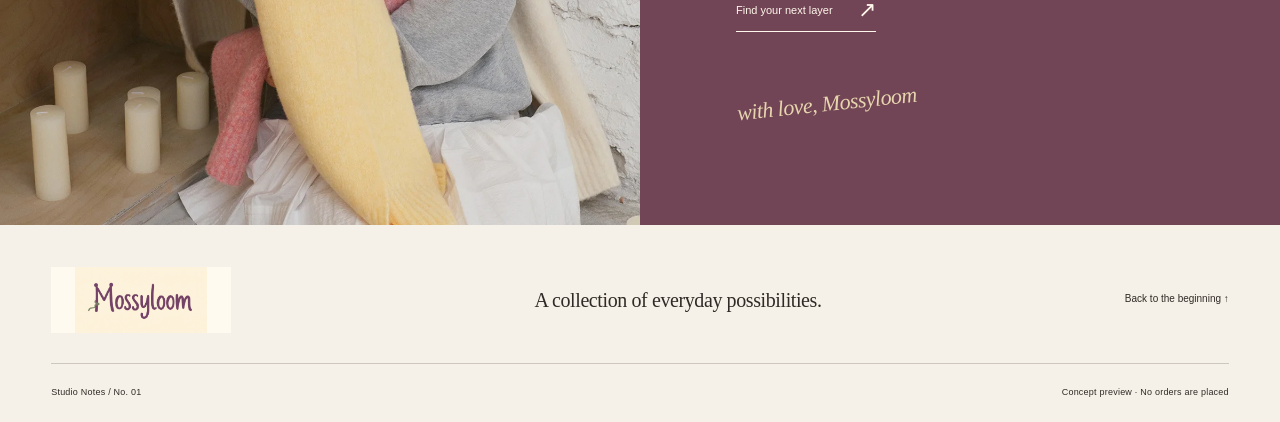
<file: d/index.html>
<!doctype html>
<html lang="en">
<head>
  <meta name="robots" content="noindex,nofollow">
  <meta charset="utf-8"><meta name="viewport" content="width=device-width,initial-scale=1">
  <title>Studio Notes — Mossyloom</title>
  <meta name="description" content="Notes on colour, layers and everyday dressing. Explore the Mossyloom edit of scarves, hats and gloves.">
  <link rel="stylesheet" href="../assets/common.css"><link rel="stylesheet" href="./style.css">
  <script src="../assets/catalog.js" defer></script><script src="../assets/common.js" defer></script>
</head>
<body data-concept="d">
  <a class="skip-link" href="#main">Skip to content</a>
  <header class="notes-header"><a class="brand" href="./" aria-label="Mossyloom Studio Notes home"><img src="../assets/brand/logo.png" alt="Mossyloom" width="170" height="64"></a><nav class="desktop-nav" aria-label="Main navigation"><a href="#notes">The notes</a><a href="#pinboard">The pinboard</a><a href="#shop">Shop the edit</a></nav><div class="header-tools"><button data-search aria-label="Search products"><svg viewBox="0 0 24 24" aria-hidden="true"><circle cx="10.5" cy="10.5" r="6.5"/><path d="m16 16 5 5"/></svg></button><button data-saved aria-label="Open saved pieces"><svg viewBox="0 0 24 24" aria-hidden="true"><path d="M20 5.5c-2.5-2.4-6-1.2-8 1-2-2.2-5.5-3.4-8-1C-.5 10 7 17 12 21c5-4 12.5-11 8-15.5Z"/></svg><span data-saved-count>0</span></button><button class="menu-toggle" data-menu-toggle aria-controls="mobile-nav" aria-expanded="false" aria-label="Open menu"><svg viewBox="0 0 24 24" aria-hidden="true"><path d="M3 8h18M3 16h18"/></svg></button></div><nav id="mobile-nav" hidden aria-label="Mobile navigation"><a href="#notes">The notes</a><a href="#pinboard">The pinboard</a><a href="#shop">Shop the edit</a></nav></header>
  <main id="main">
    <section class="notes-hero" aria-labelledby="hero-title"><div class="hero-masthead"><span>Objects for a colourful everyday.</span><span>Mossyloom Journal / No. 01</span></div><h1 id="hero-title">Studio <em>Notes</em><span class="title-dot" aria-hidden="true">●</span></h1><div class="scrapbook"><div class="scribble first-scribble" aria-hidden="true">a little colour<br>goes a long way<span>↘</span></div><button class="scrap photo-one" data-product="everyday-rib-scarf"><span class="tape" aria-hidden="true"></span><img src="../assets/products/everyday-rib-scarf-hd-01.webp" alt="Red Everyday Rib Scarf styled with a brown jacket" width="900" height="900" fetchpriority="high"><span class="scrap-caption">01 — A good place to start. <b>↗</b></span></button><button class="scrap photo-two" data-product="heather-fringe-scarf"><img src="../assets/products/heather-fringe-scarf-main.webp" alt="Heather Fringe Scarves in a collection of blue, grey, yellow and pink shades" width="1200" height="1200" fetchpriority="high"><span class="scrap-caption">02 — Keep your options colourful. <b>↗</b></span></button><button class="scrap photo-three" data-product="cable-knit-gloves"><span class="tape" aria-hidden="true"></span><img src="../assets/products/cable-knit-gloves-main.webp" alt="Cable Knit Gloves in pale blue-grey, beige and deep brown laid out on a table" width="1200" height="1200"><span class="scrap-caption">The little details. <b>↗</b></span></button><div class="hero-note"><span class="note-mark" aria-hidden="true">✳</span><p>For the days<br>you dress like <em>you.</em></p><a class="editorial-link" href="#shop">Explore the edit <span aria-hidden="true">↗</span></a></div><span class="scribble bottom-scribble" aria-hidden="true">soft spot for these.</span></div><div class="hero-bottom-line"><span>Scarves / Hats / Gloves</span><span>Good layers. Personal combinations.</span><a href="#notes">Turn the page <span aria-hidden="true">↓</span></a></div></section>

    <section class="stripe-story page-pad" id="notes" aria-labelledby="stripe-title"><div class="section-kicker"><span>01 / A note on getting dressed</span><span>The stripe edit</span></div><div class="story-layout"><div class="story-main-photo"><img src="../assets/products/weekend-stripe-scarf-hd-01.webp" alt="Weekend Stripe Scarf in red and cream, worn while seated in a black armchair" width="1200" height="1200" loading="lazy"><span class="margin-note">A familiar shape.<br>A different rhythm.</span></div><div class="story-copy"><span class="scribble story-scribble">try a stripe</span><h2 id="stripe-title">One scarf.<br>A whole<br><em>new mood.</em></h2><p>A stripe, a favourite jacket,<br>and you're out the door.</p><button class="editorial-link" data-product="weekend-stripe-scarf">Meet the Weekend Stripe Scarf <span aria-hidden="true">↗</span></button><button class="stripe-swatch" data-product="weekend-stripe-scarf" aria-label="View the red and cream Weekend Stripe Scarf"><img src="../assets/products/weekend-stripe-scarf-supplier-07.webp" alt="Folded red and cream Weekend Stripe Scarf" width="800" height="800" loading="lazy"><span>Colour note: red + cream</span></button><span class="pencil-arrow" aria-hidden="true">↙</span></div></div></section>

    <section class="pinboard-section page-pad" id="pinboard" aria-labelledby="pinboard-title"><div class="section-kicker"><span>02 / On the pinboard</span><span>Three finishing touches</span></div><div class="section-heading"><h2 id="pinboard-title">An everyday<br><em>kind of special.</em></h2><p>No complicated rules.<br>Just pieces to make your own.</p></div><div class="pinboard-grid"><a class="pinboard-item" href="#shop" data-collection="Scarves"><div class="pinboard-photo"><img src="../assets/products/triangle-neck-scarf-main.webp" alt="Blue Triangle Neck Scarf worn tied around the head" width="1200" height="1200" loading="lazy"><span class="paper-label">a different way to wrap</span></div><div class="pinboard-caption"><span><small>01</small>Scarves</span><b aria-hidden="true">↗</b></div></a><a class="pinboard-item" href="#shop" data-collection="Hats"><div class="pinboard-photo"><img src="../assets/products/foldover-beanie-hd-01.webp" alt="Blue Foldover Beanie with a broad folded brim" width="1200" height="1200" loading="lazy"><span class="paper-label">the finishing touch</span></div><div class="pinboard-caption"><span><small>02</small>Hats</span><b aria-hidden="true">↗</b></div></a><a class="pinboard-item" href="#shop" data-collection="Gloves"><div class="pinboard-photo"><img src="../assets/products/everyday-knit-gloves-hd-01.webp" alt="Everyday Knit Gloves in several shades arranged over a model's head" width="1200" height="1200" loading="lazy"><span class="paper-label">a handful of colour</span></div><div class="pinboard-caption"><span><small>03</small>Gloves</span><b aria-hidden="true">↗</b></div></a></div></section>

    <section class="shop-section page-pad" id="shop" aria-labelledby="shop-title"><div class="section-kicker"><span>03 / Pieces from the pages</span><span>Your own edit starts here</span></div><div class="section-heading"><h2 id="shop-title">The studio <em>edit.</em></h2><div class="shop-filters" aria-label="Filter the edit"><button data-filter="all" aria-pressed="true">All pieces</button><button data-filter="Scarves" aria-pressed="false">Scarves</button><button data-filter="Hats" aria-pressed="false">Hats</button><button data-filter="Gloves" aria-pressed="false">Gloves</button></div></div><div class="product-grid" data-product-grid="everyday-rib-scarf,weekend-stripe-scarf,foldover-beanie,cable-knit-gloves,heather-fringe-scarf,triangle-neck-scarf,roll-edge-beanie,everyday-knit-gloves,woodland-jacquard-scarf,little-triangle-scarf,bird-jacquard-beanie,open-finger-gloves"></div></section>
    <section class="closing-note" aria-labelledby="closing-title"><div class="closing-picture"><img src="../assets/products/simple-knit-scarf-main.webp" alt="Simple Knit Scarves in pink, yellow and blue worn in a playful layered arrangement" width="1200" height="1200" loading="lazy"></div><div class="closing-copy"><p class="section-kicker">A final note</p><h2 id="closing-title">Wear it<br><em>your way.</em></h2><p>That's the whole idea.</p><a class="editorial-link" href="#shop">Find your next layer <span aria-hidden="true">↗</span></a><span class="scribble" aria-hidden="true">with love, Mossyloom</span></div></section>
  </main>
  <footer class="notes-footer"><div class="footer-main"><a href="./" class="footer-brand"><img src="../assets/brand/logo.png" alt="Mossyloom" width="180" height="67" loading="lazy"></a><p>A collection of everyday possibilities.</p><a href="#main">Back to the beginning ↑</a></div><div class="footer-fine"><span>Studio Notes / No. 01</span><span>Concept preview · No orders are placed</span></div></footer>
</body>
</html>
</file>
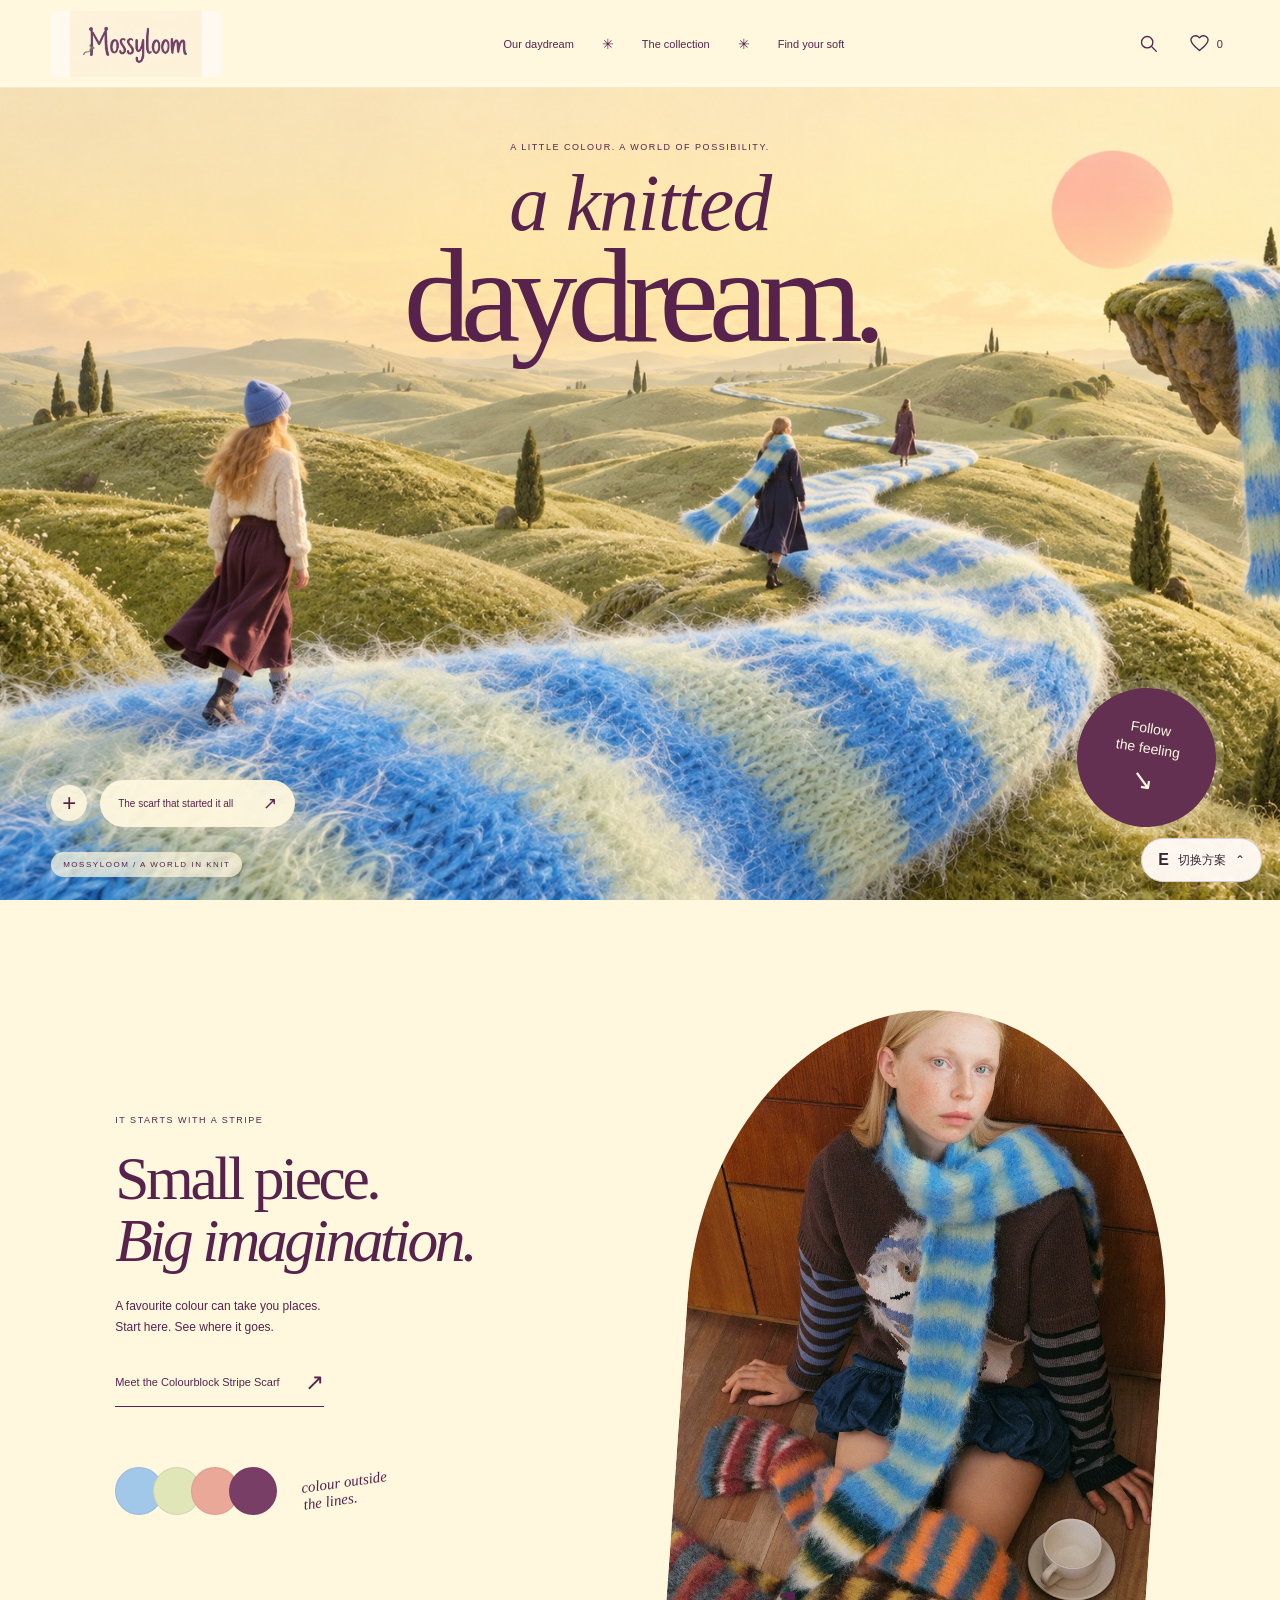
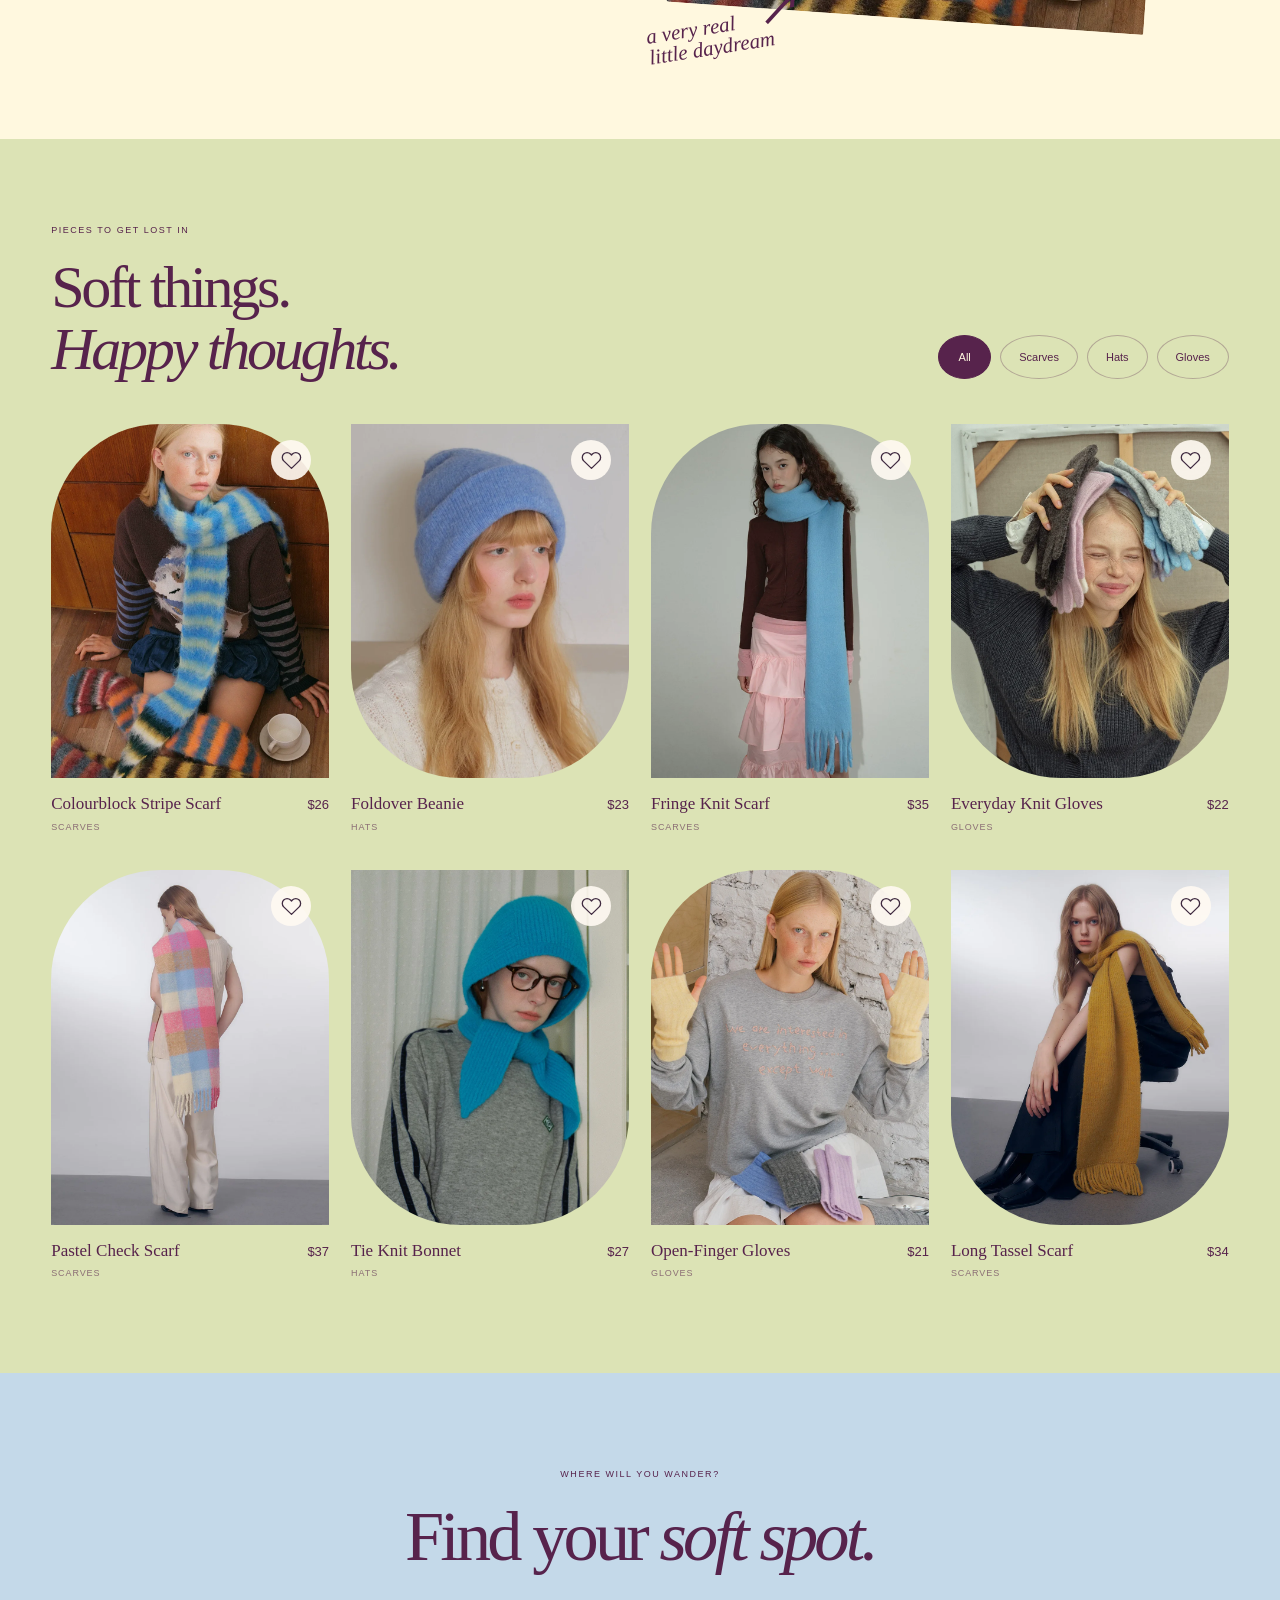
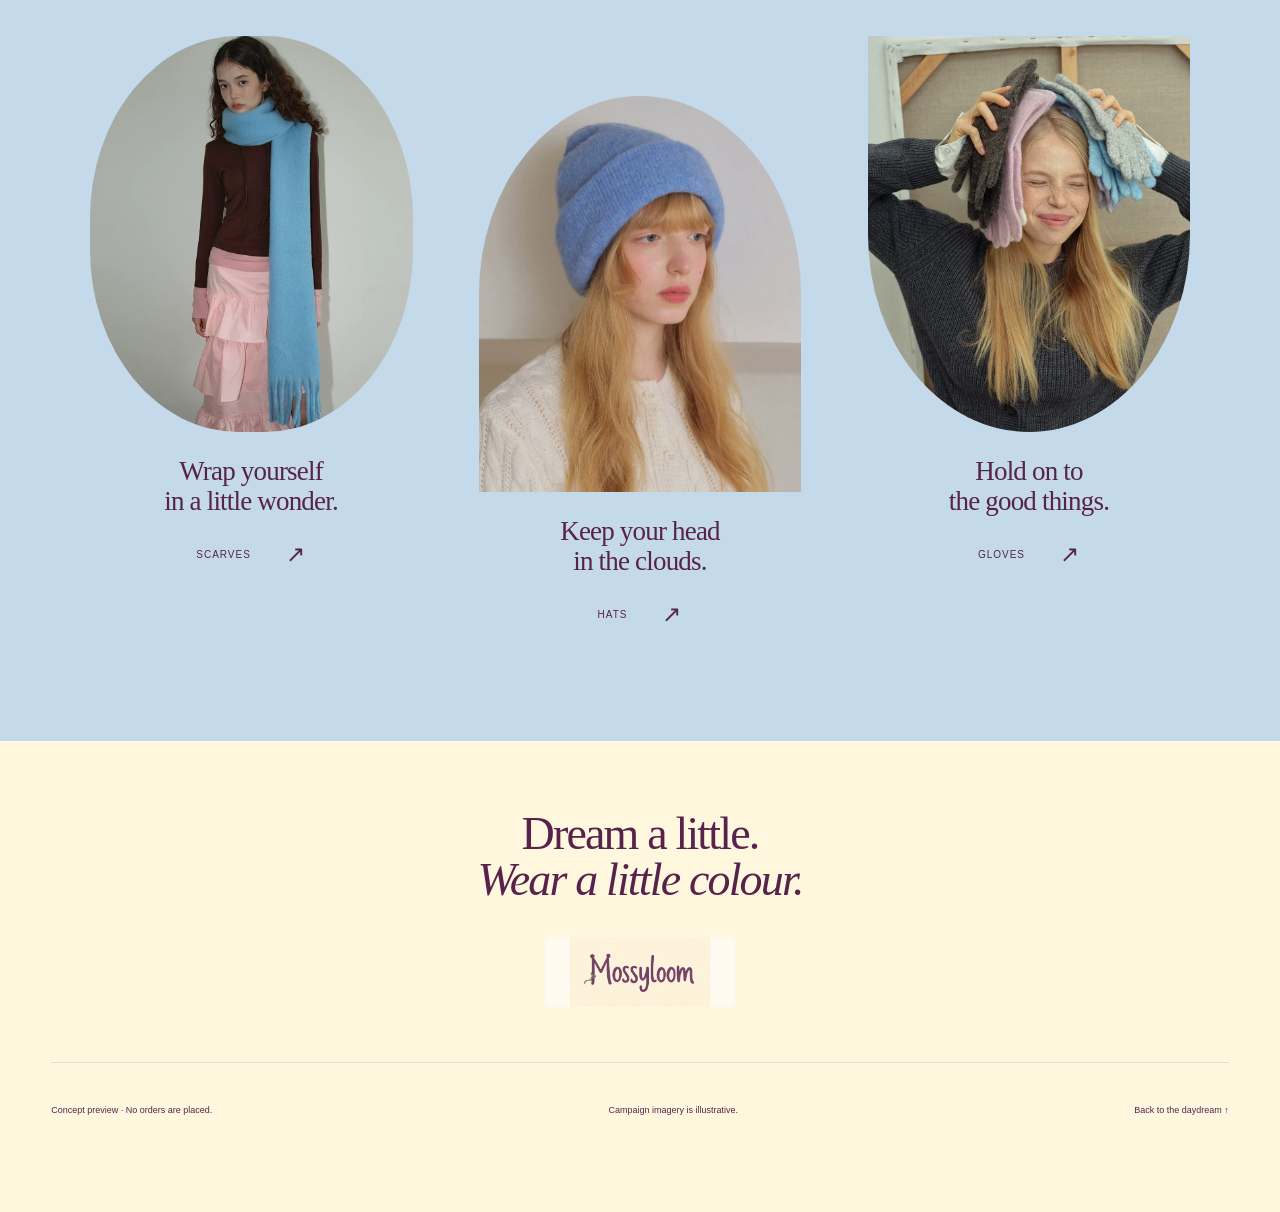
<file: e/index.html>
<!doctype html>
<html lang="en"><head>
  <meta name="robots" content="noindex,nofollow"><meta charset="utf-8"><meta name="viewport" content="width=device-width,initial-scale=1"><title>A Knitted Daydream · Mossyloom</title><meta name="description" content="Follow a little colour into a knitted daydream. A playful Mossyloom collection of scarves, hats and gloves."><link rel="stylesheet" href="../assets/common.css"><link rel="stylesheet" href="./style.css"></head>
<body data-concept="e">
<a class="skip-link" href="#shop">Skip to the collection</a>
<header class="dream-header"><button class="ml-icon-button menu-toggle" data-menu-toggle aria-controls="mobile-nav" aria-expanded="false" aria-label="Open navigation"><svg class="ml-icon" viewBox="0 0 24 24"><path d="M3 8h18M3 16h18"/></svg></button><a class="brand" href="./" aria-label="Mossyloom A Knitted Daydream home"><img src="../assets/brand/logo.png" alt="Mossyloom"></a><nav class="desktop-nav" aria-label="Main navigation"><a href="#the-daydream">Our daydream</a><span aria-hidden="true">✳</span><a href="#shop">The collection</a><span aria-hidden="true">✳</span><a href="#find-your-soft">Find your soft</a></nav><div class="header-tools"><button class="ml-icon-button" data-search aria-label="Search the collection"><svg class="ml-icon" viewBox="0 0 24 24"><circle cx="10.5" cy="10.5" r="6.5"/><path d="m16 16 5 5"/></svg></button><button class="save-tool" data-saved aria-label="View saved pieces"><svg class="ml-icon" viewBox="0 0 24 24"><path d="M20.5 4.8a5.5 5.5 0 0 0-8.5.7 5.5 5.5 0 0 0-8.5-.7C-.3 8.6 4.6 14 12 20c7.4-6 12.3-11.4 8.5-15.2Z"/></svg><span data-saved-count>0</span></button></div><nav id="mobile-nav" hidden aria-label="Mobile navigation"><a href="#the-daydream">Our daydream</a><a href="#shop">The collection</a><a href="#find-your-soft">Find your soft</a></nav></header>
<main>
<section class="dream-hero" aria-labelledby="hero-title"><img class="dream-landscape" src="../assets/hero/e-knitted-daydream.jpg" alt="Surreal landscape with a giant fuzzy blue and mint striped scarf winding through green hills, with tiny adult women walking along it" fetchpriority="high"><div class="dream-title"><p class="eyebrow">A little colour. A world of possibility.</p><h1 id="hero-title"><span>a knitted</span><strong>daydream.</strong></h1></div><a class="round-cta" href="#shop"><span>Follow<br>the feeling</span><i aria-hidden="true">↘</i></a><button class="landscape-tag" data-product="color-study-scarf"><span class="tag-dot" aria-hidden="true">+</span><span>The scarf that started it all <i aria-hidden="true">↗</i></span></button><span class="hero-index">MOSSYLOOM / A WORLD IN KNIT</span></section>
<section class="daydream-story" id="the-daydream" aria-labelledby="story-title"><div class="story-copy"><p class="eyebrow">It starts with a stripe</p><h2 id="story-title">Small piece.<br><em>Big imagination.</em></h2><p>A favourite colour can take you places.<br>Start here. See where it goes.</p><button class="underline-link" data-product="color-study-scarf">Meet the Colourblock Stripe Scarf <span aria-hidden="true">↗</span></button><div class="colour-orbit" aria-hidden="true"><span></span><span></span><span></span><span></span><i>colour outside<br>the lines.</i></div></div><div class="story-photo-wrap"><button class="story-photo" data-product="color-study-scarf" aria-label="Explore the Colourblock Stripe Scarf"><img src="../assets/products/color-study-scarf-hd-01.webp" alt="The actual blue and mint Colourblock Stripe Scarf, worn long and wrapped around the neck" loading="lazy"></button><span class="scribble-note">a very real<br>little daydream <i aria-hidden="true">↗</i></span></div></section>
<section class="dream-shop" id="shop" aria-labelledby="shop-title"><div class="shop-top"><div><p class="eyebrow">Pieces to get lost in</p><h2 id="shop-title">Soft things.<br><em>Happy thoughts.</em></h2></div><div class="filter-nav" aria-label="Filter collection"><button data-filter="all" aria-pressed="true">All</button><button data-filter="Scarves" aria-pressed="false">Scarves</button><button data-filter="Hats" aria-pressed="false">Hats</button><button data-filter="Gloves" aria-pressed="false">Gloves</button></div></div><div class="product-grid" data-product-grid="color-study-scarf,foldover-beanie,cloud-fringe-scarf,everyday-knit-gloves,pastel-check-scarf,tie-knit-bonnet,open-finger-gloves,long-tassel-scarf"></div></section>
<section class="soft-universe" id="find-your-soft" aria-labelledby="universe-title"><p class="eyebrow">Where will you wander?</p><h2 id="universe-title">Find your <em>soft spot.</em></h2><div class="soft-categories"><a class="soft-category soft-scarf" href="#shop" data-collection="Scarves"><div><img src="../assets/products/cloud-fringe-scarf-hd-01.webp" alt="Sky-blue Fringe Knit Scarf" loading="lazy"></div><span>Wrap yourself<br>in a little wonder.</span><b>Scarves <i aria-hidden="true">↗</i></b></a><a class="soft-category soft-hat" href="#shop" data-collection="Hats"><div><img src="../assets/products/foldover-beanie-hd-01.webp" alt="Blue Foldover Beanie" loading="lazy"></div><span>Keep your head<br>in the clouds.</span><b>Hats <i aria-hidden="true">↗</i></b></a><a class="soft-category soft-glove" href="#shop" data-collection="Gloves"><div><img src="../assets/products/everyday-knit-gloves-hd-01.webp" alt="Knit gloves in an assortment of pastel shades" loading="lazy"></div><span>Hold on to<br>the good things.</span><b>Gloves <i aria-hidden="true">↗</i></b></a></div></section>
</main>
<footer class="dream-footer"><p>Dream a little.<br><em>Wear a little colour.</em></p><a class="footer-brand" href="./" aria-label="Mossyloom home"><img src="../assets/brand/logo.png" alt="Mossyloom"></a><div class="footer-bottom"><span>Concept preview · No orders are placed.</span><span>Campaign imagery is illustrative.</span><a href="#hero-title">Back to the daydream ↑</a></div></footer>
<script src="../assets/catalog.js" defer></script><script src="../assets/common.js" defer></script></body></html>
</file>
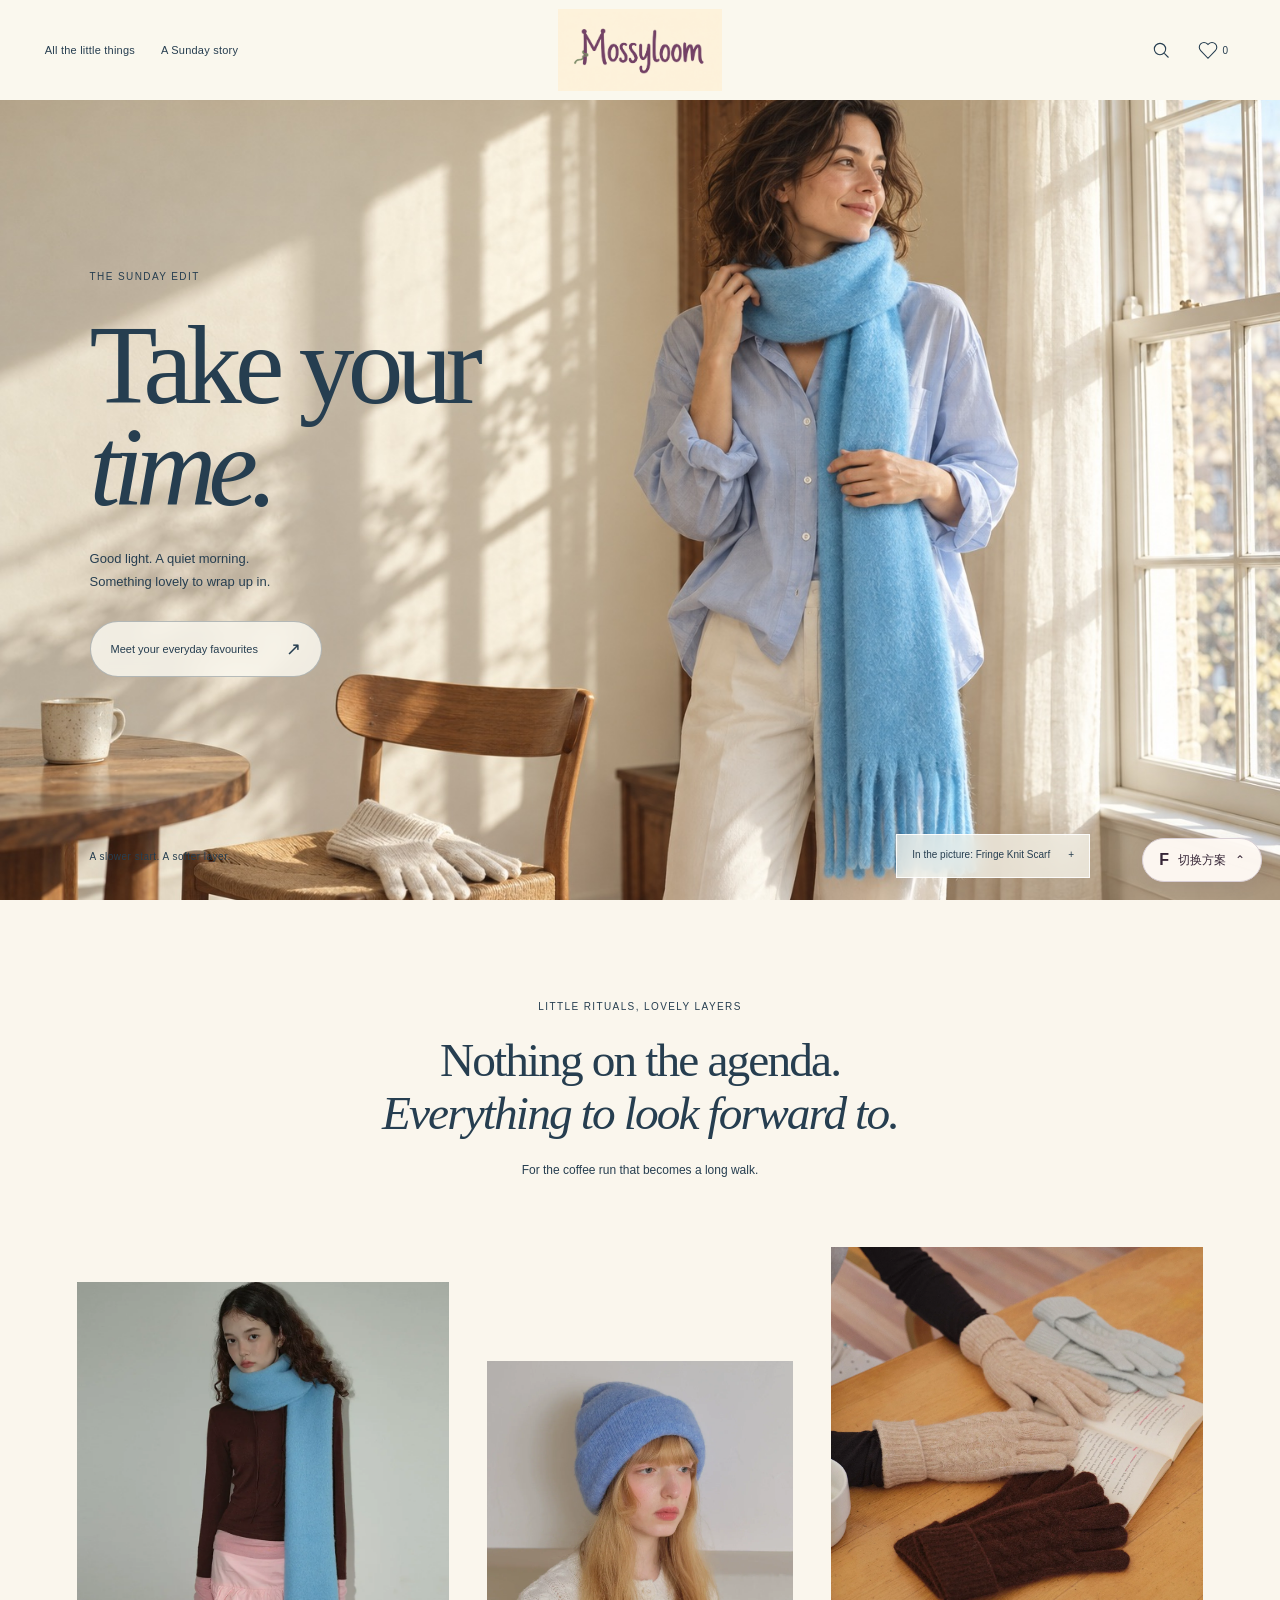
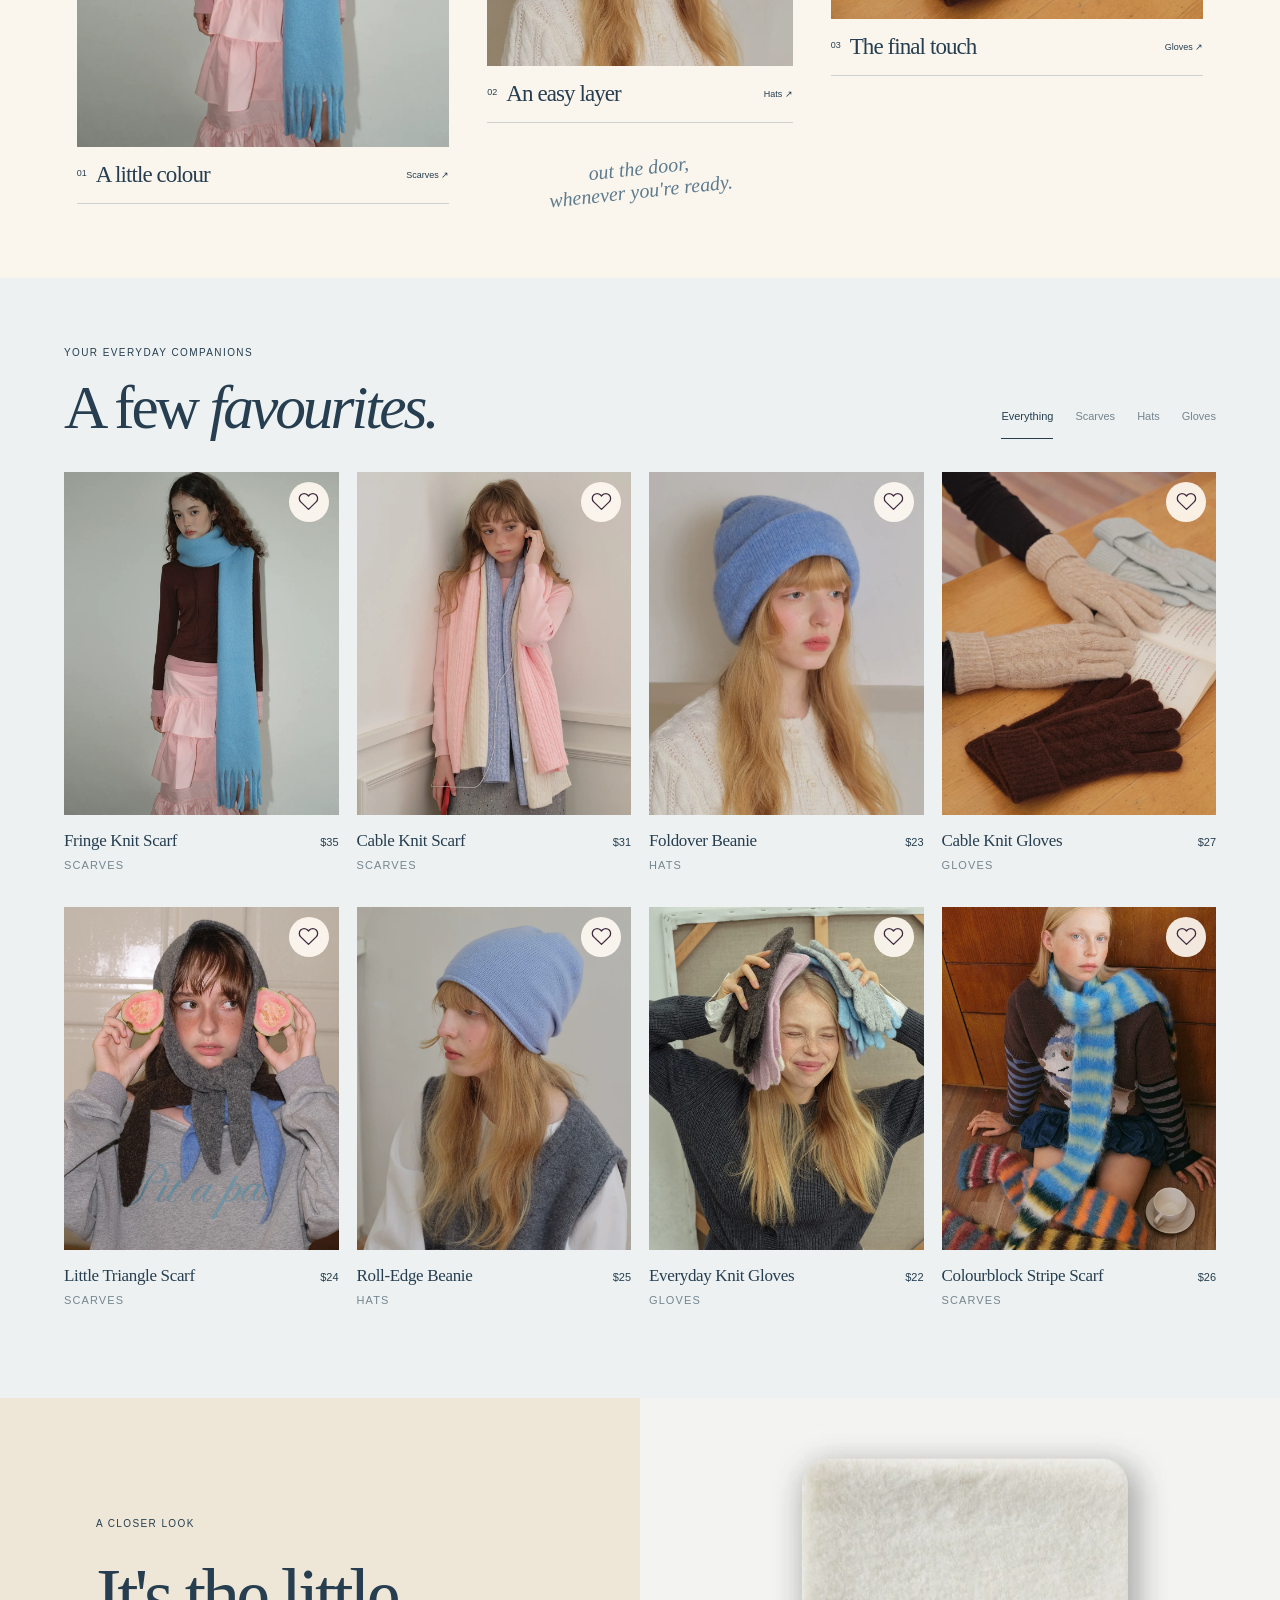
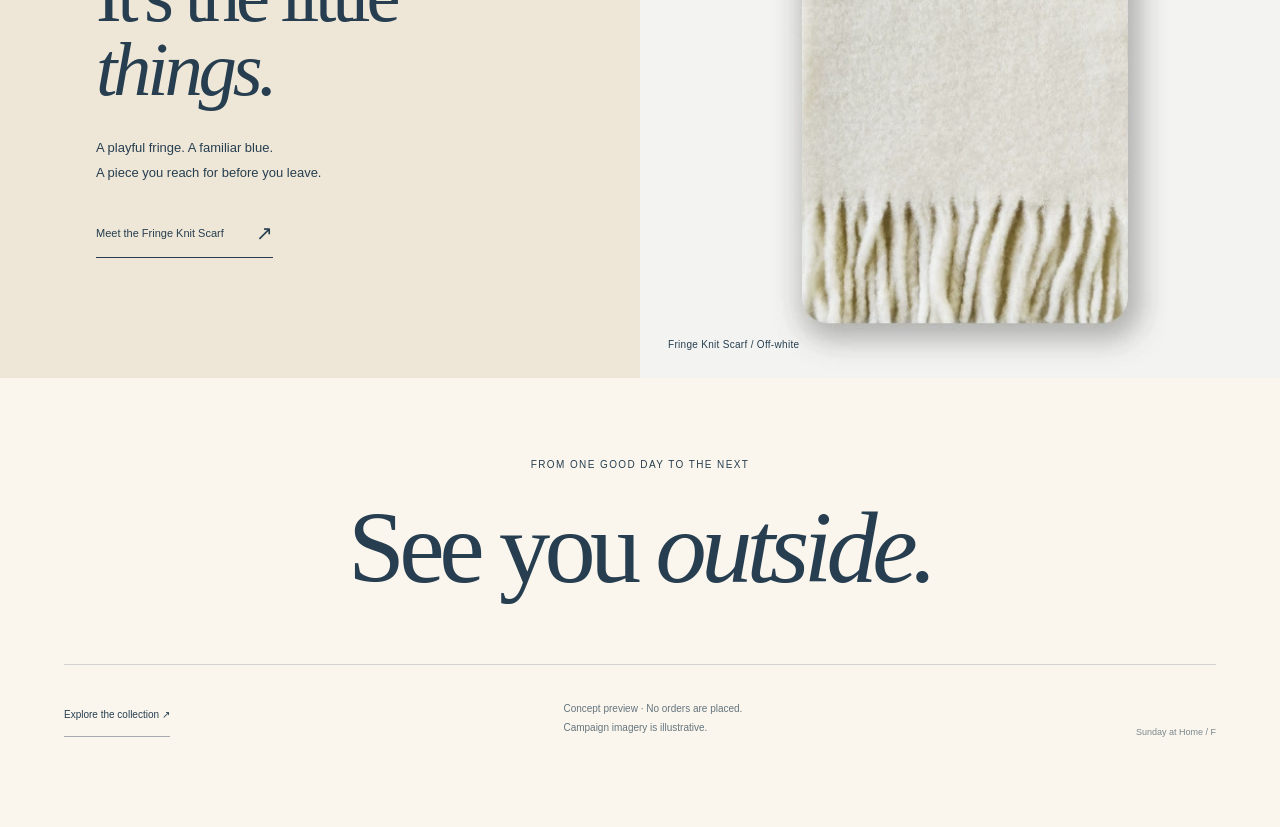
<file: f/index.html>
<!doctype html>
<html lang="en">
<head>
  <meta name="robots" content="noindex,nofollow"><meta charset="UTF-8"><meta name="viewport" content="width=device-width,initial-scale=1"><meta name="theme-color" content="#f6f2e8"><title>Sunday at Home — Mossyloom</title><link rel="stylesheet" href="../assets/common.css"><link rel="stylesheet" href="./style.css"><link rel="preload" as="image" href="../assets/hero/f-sunday-at-home.jpg"></head>
<body data-concept="f">
<a class="skip-link" href="#shop">Skip to collection</a>
<header class="home-header">
  <nav class="left-nav" aria-label="Collections"><a href="#shop">All the little things</a><a href="#morning">A Sunday story</a></nav>
  <a class="logo-plaque" href="./" aria-label="Mossyloom home"><img src="../assets/brand/logo.png" alt="Mossyloom"></a>
  <div class="header-actions"><button data-search aria-label="Search collection"><svg viewBox="0 0 24 24" fill="none" aria-hidden="true"><circle cx="10.8" cy="10.8" r="6.8"/><path d="m16 16 5 5"/></svg></button><button data-saved aria-label="View saved pieces"><svg viewBox="0 0 24 24" fill="none" aria-hidden="true"><path d="M20.8 4.6a5.6 5.6 0 0 0-8 .1L12 5.5l-.8-.8a5.6 5.6 0 1 0-8 8L12 22l8.8-9.3a5.6 5.6 0 0 0 0-8.1Z"/></svg><span data-saved-count>0</span></button><button class="menu-toggle" data-menu-toggle aria-controls="mobile-nav" aria-expanded="false" aria-label="Open menu"><svg viewBox="0 0 24 24" fill="none" aria-hidden="true"><path d="M3 8h18M3 16h18"/></svg></button></div>
  <nav id="mobile-nav" hidden aria-label="Mobile navigation"><a href="#shop">All the little things</a><a href="#morning">A Sunday story</a><a href="#textures">A closer look</a></nav>
</header>
<main>
  <section class="home-hero" aria-labelledby="hero-title">
    <img class="home-photo" src="../assets/hero/f-sunday-at-home.jpg" alt="A woman wraps a glacier blue scarf by her sunlit apartment window, with cream knit gloves on a chair" fetchpriority="high">
    <div class="hero-copy"><p class="overline">The Sunday edit</p><h1 id="hero-title">Take your<br><i>time.</i></h1><p>Good light. A quiet morning.<br>Something lovely to wrap up in.</p><a class="pill-link" href="#shop">Meet your everyday favourites <span>↗</span></a></div>
    <div class="hero-caption"><span>A slower start. A softer layer.</span><button data-product="cloud-fringe-scarf">In the picture: Fringe Knit Scarf <span>+</span></button></div>
  </section>
  <section class="morning-story" id="morning" aria-labelledby="morning-title">
    <div class="story-intro"><span class="overline">Little rituals, lovely layers</span><h2 id="morning-title">Nothing on the agenda.<br><i>Everything to look forward to.</i></h2><p>For the coffee run that becomes a long walk.</p></div>
    <div class="rituals">
      <article class="ritual ritual-one"><a href="#shop" data-collection="Scarves"><div class="ritual-image"><img src="../assets/products/cloud-fringe-scarf-hd-01.webp" alt="A long glacier blue fringe scarf" loading="lazy"></div><div class="ritual-label"><span>01</span><h3>A little colour</h3><span>Scarves ↗</span></div></a></article>
      <article class="ritual ritual-two"><a href="#shop" data-collection="Hats"><div class="ritual-image"><img src="../assets/products/foldover-beanie-hd-01.webp" alt="Powder blue folded knit beanie" loading="lazy"></div><div class="ritual-label"><span>02</span><h3>An easy layer</h3><span>Hats ↗</span></div></a><p class="handwritten">out the door,<br>whenever you're ready.</p></article>
      <article class="ritual ritual-three"><a href="#shop" data-collection="Gloves"><div class="ritual-image"><img src="../assets/products/cable-knit-gloves-main.webp" alt="Cable knit gloves on a wooden table with an open book" loading="lazy"></div><div class="ritual-label"><span>03</span><h3>The final touch</h3><span>Gloves ↗</span></div></a></article>
    </div>
  </section>
  <section class="home-shop" id="shop" aria-labelledby="shop-title">
    <div class="shop-intro"><div><p class="overline">Your everyday companions</p><h2 id="shop-title">A few <i>favourites.</i></h2></div><div class="filters" aria-label="Filter the collection"><button data-filter="all" aria-pressed="true">Everything</button><button data-filter="Scarves" aria-pressed="false">Scarves</button><button data-filter="Hats" aria-pressed="false">Hats</button><button data-filter="Gloves" aria-pressed="false">Gloves</button></div></div>
    <div class="product-grid" data-product-grid="cloud-fringe-scarf,cable-knit-scarf,foldover-beanie,cable-knit-gloves,little-triangle-scarf,roll-edge-beanie,everyday-knit-gloves,color-study-scarf"></div>
  </section>
  <section class="texture-story" id="textures" aria-labelledby="texture-title">
    <div class="texture-copy"><span class="overline">A closer look</span><h2 id="texture-title">It's the little<br><i>things.</i></h2><p>A playful fringe. A familiar blue.<br>A piece you reach for before you leave.</p><button class="text-link" data-product="cloud-fringe-scarf">Meet the Fringe Knit Scarf <span>↗</span></button></div>
    <div class="texture-photo"><img src="../assets/products/cloud-fringe-scarf-supplier-07.webp" alt="Close-up of the cream Fringe Knit Scarf showing its textured surface and tassels" loading="lazy"><span>Fringe Knit Scarf / Off-white</span></div>
  </section>
</main>
<footer class="home-footer"><div><p class="overline">From one good day to the next</p><p class="footer-line">See you <i>outside.</i></p></div><div class="footer-bottom"><a href="#shop">Explore the collection ↗</a><p>Concept preview · No orders are placed.<br>Campaign imagery is illustrative.</p><span>Sunday at Home / F</span></div></footer>
<script src="../assets/catalog.js" defer></script><script src="../assets/common.js" defer></script>
</body></html>
</file>
<file: assets/common.css>
*{box-sizing:border-box}html{scroll-behavior:smooth;scroll-padding-top:90px}body{margin:0;color:var(--ink,#352b35);background:var(--paper,#fffaf2);font-family:Arial,Helvetica,sans-serif;-webkit-font-smoothing:antialiased}img{display:block;max-width:100%}button,input,select{font:inherit}button,a{-webkit-tap-highlight-color:transparent}button{cursor:pointer}a{color:inherit}button:focus-visible,a:focus-visible,input:focus-visible,summary:focus-visible{outline:3px solid #587eba;outline-offset:5px}button{touch-action:manipulation}button:disabled{cursor:default}svg{vertical-align:middle}button[hidden],nav[hidden],[hidden]{display:none!important}.ml-sr-only{position:absolute;width:1px;height:1px;padding:0;margin:-1px;overflow:hidden;clip:rect(0,0,0,0);white-space:nowrap;border:0}.ml-icon{width:21px;height:21px;fill:none;stroke:currentColor;stroke-width:1.5;stroke-linecap:round;stroke-linejoin:round}.ml-icon-button{width:44px;height:44px;border:0;background:transparent;color:inherit;display:inline-grid;place-items:center}
.product-grid{display:grid;grid-template-columns:repeat(4,minmax(0,1fr));gap:32px 22px}.product-card{position:relative;min-width:0;text-align:left}.product-image{display:block;position:relative;width:100%;aspect-ratio:4/5;padding:0;border:0;overflow:hidden;background:#eeeae4;color:inherit}.product-image img{width:100%;height:100%;object-fit:cover;transition:transform .45s ease}.product-image:hover img{transform:scale(1.045)}.product-save{position:absolute;right:10px;top:10px;width:40px;height:40px;border:0;border-radius:50%;background:#fffaf2e8;color:#402b41;display:grid;place-items:center;z-index:1}.product-save[aria-pressed=true] .ml-icon{fill:currentColor}.product-meta{padding:14px 0 0;display:flex;justify-content:space-between;gap:10px;align-items:baseline}.product-name{font-size:14px;line-height:1.4;margin:0;padding:0;background:none;border:0;text-align:left;font-weight:500;color:inherit}.product-price{font-size:13px;white-space:nowrap}.product-category{font-size:11px;text-transform:uppercase;letter-spacing:.1em;opacity:.6;margin:6px 0 0}.ml-empty{grid-column:1/-1;padding:35px 0;text-align:center;font-size:16px}.ml-empty button{background:none;border:0;text-decoration:underline;padding:10px;color:inherit}
.ml-dialog{border:0;max-height:90svh;max-width:950px;width:calc(100% - 48px);padding:0;color:#302d2a;background:#fffaf3;box-shadow:0 16px 80px #0003;border-radius:0;overscroll-behavior:contain}.ml-dialog::backdrop{background:#201b26aa;backdrop-filter:blur(3px)}.ml-dialog-bar{display:flex;align-items:center;justify-content:space-between;padding:16px 24px;border-bottom:1px solid #ddd5cc;position:sticky;top:0;z-index:3;background:#fffaf3}.ml-dialog-bar h2{font:500 15px Arial,sans-serif;letter-spacing:.04em;margin:0}.ml-dialog-close{width:44px;height:44px;background:transparent;border:0;color:inherit}.ml-product-detail{display:grid;grid-template-columns:1.1fr 1fr;gap:28px;padding:24px}.ml-detail-main{width:100%;aspect-ratio:4/5;object-fit:cover}.ml-detail-thumbs{display:flex;gap:8px;margin-top:10px}.ml-detail-thumbs button{width:64px;height:75px;padding:0;border:2px solid transparent;background:#e8e4de}.ml-detail-thumbs button[aria-pressed=true]{border-color:#793c6b}.ml-detail-thumbs img{width:100%;height:100%;object-fit:cover}.ml-detail-copy{padding:16px 10px}.ml-detail-copy h3{font:400 clamp(26px,3vw,38px)/1.1 Georgia,serif;margin:16px 0}.ml-detail-category{font-size:11px;letter-spacing:.15em;text-transform:uppercase}.ml-detail-price{font-size:22px;margin:0 0 28px}.ml-detail-copy p{line-height:1.7;font-size:14px}.ml-save-main{width:100%;background:#67345e;color:#fff;padding:17px 20px;border:1px solid #67345e;margin:18px 0;font-size:14px}.ml-demo-note{border-top:1px solid #d8d0c8;padding-top:18px;color:#69615a;font-size:12px!important;line-height:1.6!important}.ml-search-form{padding:20px 24px;position:sticky;top:77px;background:#fffaf3;z-index:2}.ml-search-form label{display:block;font:12px Arial;margin-bottom:8px}.ml-search-form input{width:100%;border:1px solid #b9ada3;background:#fff;padding:15px 18px;color:#302d2a;font-size:16px}.ml-search-results,.ml-saved-results{padding:20px 24px 36px;display:grid;grid-template-columns:repeat(3,minmax(0,1fr));gap:28px 16px}.ml-result-count{padding:0 24px;color:#6e655d;font-size:12px}.ml-toast{position:fixed;bottom:24px;left:24px;background:#302932;color:#fff;padding:14px 22px;font:13px Arial;z-index:110;box-shadow:0 4px 24px #0002;opacity:0;transform:translateY(10px);transition:opacity .2s,transform .2s;pointer-events:none;max-width:calc(100% - 130px)}.ml-toast[data-show=true]{opacity:1;transform:none}
.ml-switcher{position:fixed;bottom:18px;right:18px;z-index:90;font:12px Arial,sans-serif;color:#352536}.ml-switcher-toggle{height:44px;padding:0 16px;border:1px solid #d9cfd5;border-radius:24px;background:#fffaf5f5;box-shadow:0 3px 18px #30203c15;display:flex;align-items:center;gap:9px;color:#352536}.ml-switcher-toggle strong{font-size:16px}.ml-switcher-panel{position:absolute;bottom:56px;right:0;min-width:220px;background:#fffcf7;border:1px solid #d9cfd5;padding:10px;box-shadow:0 12px 50px #0002;border-radius:14px}.ml-switcher-panel a{display:flex;align-items:center;gap:12px;min-height:44px;padding:8px 10px;text-decoration:none;border-radius:7px}.ml-switcher-panel a:hover,.ml-switcher-panel a[aria-current=page]{background:#ece1ec}.ml-switcher-panel a:first-child{border-bottom:1px solid #e5dce1;border-radius:0;margin-bottom:5px}.ml-switcher-panel b{display:inline-grid;place-items:center;width:24px;height:24px;border:1px solid #ad8ca6;border-radius:50%;font-weight:400}
@media(max-width:850px){.product-grid{grid-template-columns:repeat(2,minmax(0,1fr));gap:25px 14px}.ml-product-detail{gap:18px}.product-meta{flex-direction:column;gap:4px}.ml-detail-copy{padding:0}.ml-search-results,.ml-saved-results{grid-template-columns:repeat(2,minmax(0,1fr))}}
@media(max-width:600px){html{scroll-padding-top:74px}.ml-dialog{width:calc(100% - 20px);max-height:94svh}.ml-product-detail{display:block;padding:16px}.ml-detail-main{max-height:43svh;object-fit:contain;background:#eee9e3}.ml-detail-copy{padding:15px 4px}.ml-detail-copy h3{margin:10px 0;font-size:30px}.ml-detail-price{margin-bottom:15px}.ml-dialog-bar{padding:8px 16px}.ml-search-form{padding:16px;top:61px}.ml-search-results,.ml-saved-results{padding:10px 16px 25px;gap:20px 12px}.ml-switcher{right:12px;bottom:12px}.ml-switcher-toggle{padding:0 13px}.ml-toast{bottom:18px;left:12px;font-size:12px;padding:12px;max-width:calc(100% - 130px)}.product-name{font-size:13px}.product-price{font-size:12px}.product-save{right:7px;top:7px;width:36px;height:36px}}
@media(prefers-reduced-motion:reduce){html{scroll-behavior:auto}*,*:before,*:after{animation-duration:.01ms!important;animation-iteration-count:1!important;transition-duration:.01ms!important}}
</file>
<file: assets/overview.css>
:root{--ink:#493346;--paper:#f8f4eb;--accent:#733f6d}.overview{font-family:Arial,"PingFang SC",sans-serif}.overview-header{height:110px;padding:0 4.5vw;display:flex;align-items:center;justify-content:space-between;border-bottom:1px solid #d9d1cd}.overview-header img{width:180px;height:90px;object-fit:contain}.overview-header>span{font-size:10px;letter-spacing:.17em}.top-link{font-size:12px;text-decoration:none;display:flex;gap:30px;align-items:center}.top-link span{font-size:26px}.intro{padding:72px 4.5vw 64px}.intro-kicker{display:flex;align-items:center;gap:10px;font-size:12px;letter-spacing:.08em}.intro-kicker i{width:7px;height:7px;border-radius:50%;background:#8d9a67}.intro-line{display:flex;align-items:end;justify-content:space-between;gap:35px;margin-top:25px}.intro h1{font:400 clamp(55px,6.7vw,108px)/1.02 Georgia,serif;letter-spacing:-.055em;margin:0}.intro h1 em{font-weight:400;color:#805375}.intro-note{padding:0 1vw 7px;min-width:245px}.intro-note>span{font:11px Arial;letter-spacing:.2em;color:#88737d}.intro-note p{font-size:14px;line-height:1.85;margin:25px 0}.first-link{display:flex;justify-content:space-between;border-bottom:1px solid #745969;padding-bottom:12px;font-size:13px;text-decoration:none}.first-link span{font-size:20px}.directions{padding:0 4.5vw 90px}.section-label{border-top:1px solid #cfc4c9;padding:20px 0 25px;display:flex;justify-content:space-between;font-size:10px;letter-spacing:.12em}.section-label span:last-child{letter-spacing:.05em;color:#7d6d74}.world-grid{display:grid;grid-template-columns:repeat(2,minmax(0,1fr));gap:54px 28px}.world{text-decoration:none;display:block;min-width:0}.world-image{position:relative;aspect-ratio:1.44;overflow:hidden;background:#e8dfd3}.world-image img{width:100%;height:100%;object-fit:cover;object-position:top;transition:transform .6s ease}.world:hover .world-image img{transform:scale(1.025)}.world-letter{position:absolute;top:14px;left:14px;background:#fffaf4;width:33px;height:33px;display:grid;place-items:center;font-size:14px;border-radius:50%;box-shadow:0 1px 4px #0001}.world-open{position:absolute;bottom:15px;right:15px;background:#fffbf3;width:43px;height:43px;display:grid;place-items:center;font:25px Georgia;border-radius:50%;transition:background .2s,color .2s}.world:hover .world-open{background:#6c3a60;color:#fff}.world-caption{display:flex;align-items:end;justify-content:space-between;gap:12px;padding-top:18px}.world-type{font-size:9px;letter-spacing:.15em;color:#89767d}.world h2{font-size:21px;font-weight:500;letter-spacing:.03em;margin:8px 0 0}.world-en{font:italic 17px Georgia;color:#8c677f;text-align:right}.world>p{font-size:12px;line-height:1.6;color:#8b7c82;margin:10px 0 0}.outro{background:#e7dbe5;padding:60px 4.5vw 70px;text-align:center}.outro>span{font-size:10px;letter-spacing:.18em}.outro p{font:400 31px/1.7 Georgia,"Songti SC",serif;margin:28px 0}.outro em{font-style:normal;color:#865679}.outro a{font-size:12px;text-decoration:none;border-bottom:1px solid #8a6d82;padding:10px;display:inline-flex;gap:30px}.overview-footer{display:flex;align-items:center;justify-content:space-between;padding:27px 4.5vw;gap:20px;font-size:9px;letter-spacing:.08em;color:#87747f}.overview-footer p{font-size:10px;letter-spacing:0}.world:focus-visible{outline-offset:8px}
@media(max-width:800px){.overview-header{height:84px}.overview-header img{width:145px;height:75px}.overview-header>span{display:none}.intro{padding-top:48px}.intro-line{display:block}.intro h1{font-size:clamp(45px,10vw,76px)}.intro-note{margin-top:32px;display:grid;grid-template-columns:1fr 1fr;gap:10px;align-items:end}.intro-note>span{display:none}.intro-note p{margin:0;font-size:12px}.first-link{font-size:12px;gap:10px}.world-grid{gap:32px 18px}.world-caption{align-items:start;display:block}.world-en{display:block;text-align:left;margin-top:9px;font-size:15px}.world h2{font-size:18px}.world>p{font-size:11px}.overview-footer{flex-wrap:wrap}.overview-footer p{order:3;width:100%;line-height:1.8;margin:0}.outro p{font-size:24px}}
@media(max-width:540px){.overview-header{padding:0 20px}.intro{padding:38px 20px}.intro-kicker{font-size:10px}.intro-line{margin-top:24px}.intro-note{grid-template-columns:1fr;gap:18px}.intro-note p br{display:none}.first-link{max-width:220px}.directions{padding:0 20px 50px}.section-label{font-size:8px}.world-grid{grid-template-columns:1fr;gap:36px}.world-caption{display:flex;align-items:end}.world-en{font-size:16px}.world h2{font-size:20px}.world>p{font-size:12px}.outro{padding:42px 20px}.outro p{font-size:21px}.overview-footer{padding:22px 20px}.top-link{gap:15px}}
</file>
<file: a/style.css>
:root{--ink:#563449;--paper:#fff9ee;--accent:#713754;--sage:#c2cdb4;--sky:#bfd6ec}body{font-family:Arial,Helvetica,sans-serif}.skip-link{position:fixed;top:-70px;left:20px;z-index:300;background:var(--paper);padding:15px}.skip-link:focus{top:12px}.site-header{height:92px;padding:0 4%;display:grid;grid-template-columns:1fr auto 1fr;align-items:center;background:#fff9ee;position:relative;z-index:10;border-bottom:1px solid #57374d15}.brand{width:190px;display:block}.brand img{width:100%;height:74px;object-fit:contain}.desktop-nav{display:flex;gap:30px}.desktop-nav a{text-decoration:none;font-size:12px;letter-spacing:.02em;padding:15px 0}.desktop-nav a:hover{text-decoration:underline;text-underline-offset:6px}.header-tools{display:flex;justify-content:flex-end;align-items:center;gap:18px}.saved-button{min-width:44px;min-height:44px;display:flex;align-items:center;gap:8px;border:0;background:transparent;color:inherit;font-size:12px}.saved-button [data-saved-count]{font-size:11px}.menu-toggle{display:none}.city-hero{position:relative;min-height:670px;height:calc(100svh - 92px);max-height:1080px;isolation:isolate;overflow:hidden;background:#dcc7b1}.hero-art{position:absolute;inset:0;width:100%;height:100%;object-fit:cover;object-position:50% 48%;z-index:-2}.hero-copy{position:absolute;left:4%;bottom:17%;width:clamp(300px,28vw,410px);background:#fff9eef2;padding:30px 29px 28px;box-shadow:5px 5px 0 #fff9ee42}.eyebrow{font-size:10px;font-weight:500;letter-spacing:.19em;text-transform:uppercase;line-height:1.6;margin:0 0 18px}h1,h2,p{margin-top:0}h1,h2{font-family:Georgia,'Times New Roman',serif;font-weight:400}h1{font-size:clamp(46px,4.3vw,68px);line-height:.99;letter-spacing:-.055em;margin-bottom:20px}em{font-weight:400}h1 em{letter-spacing:-.07em}.hero-copy>p:not(.eyebrow){font-size:12px;line-height:1.65;margin-bottom:22px}.pill-button{display:flex;align-items:center;justify-content:space-between;gap:20px;background:#64334e;color:#fff9ee;text-decoration:none;font-size:11px;min-height:46px;padding:12px 18px;border-radius:50px;transition:background .2s}.pill-button:hover{background:#3d2535}.pill-button span{font-size:20px}.hotspot{position:absolute;background:none;border:0;padding:0;display:flex;align-items:center;gap:9px;color:#543247;min-height:44px;min-width:44px}.hotspot>span:first-child{display:grid;place-items:center;width:35px;height:35px;background:#fff9eefa;border:1px solid #fff9ee;border-radius:50%;font-size:25px;font-weight:300;box-shadow:0 0 0 5px #fff9ee50;transition:transform .2s}.hotspot:hover>span:first-child{transform:rotate(90deg)}.hotspot-label{padding:8px 13px;background:#fff9eee8;border-radius:30px;font-size:10px;white-space:nowrap;opacity:0;transform:translateX(-5px);transition:.2s}.hotspot:hover .hotspot-label,.hotspot:focus-visible .hotspot-label{opacity:1;transform:translateX(0)}.hotspot-stripe{left:48.2%;top:31%}.hotspot-fringe{left:67.5%;top:46%}.hotspot-hat{left:84%;top:5.5%}.hero-bottom{position:absolute;bottom:0;left:0;right:0;display:flex;justify-content:space-between;padding:18px 170px 18px 4%;background:#fff9eee8;font-size:9px;letter-spacing:.13em}.hero-bottom a{text-decoration:none;letter-spacing:.02em;font-size:11px;display:flex;gap:30px}.section-wrap{padding:100px 4%}.section-heading{display:flex;align-items:flex-end;justify-content:space-between;gap:40px;margin-bottom:46px}.section-heading h2{font-size:clamp(40px,4.5vw,68px);letter-spacing:-.055em;line-height:1.03;margin:0}.section-heading>.eyebrow{margin-bottom:0}.section-heading>p{font-size:12px;line-height:1.7;margin:0 0 5px 0}.category-stories{display:grid;grid-template-columns:1fr 1fr 1fr;gap:30px;align-items:start}.category-story{text-decoration:none;display:block}.story-image{position:relative;overflow:hidden;aspect-ratio:4/4.9}.story-image img{width:100%;height:100%;object-fit:cover;transition:transform .6s}.category-story:hover img{transform:scale(1.035)}.hat-story{padding-top:90px}.hat-story .story-image{aspect-ratio:4/4.2}.glove-story .story-image{aspect-ratio:4/4.9}.story-number{position:absolute;top:17px;left:17px;background:#fff9eeed;border-radius:50%;width:33px;height:33px;display:grid;place-items:center;font-size:11px}.story-title{font-family:Georgia,'Times New Roman',serif;font-size:24px;display:flex;justify-content:space-between;align-items:center;padding:19px 0 8px;letter-spacing:-.025em}.story-title span{font-family:Arial,sans-serif;font-size:22px}.story-category{font-size:10px;text-transform:uppercase;letter-spacing:.14em}.shop-section{background:#eeeede;padding-top:90px;padding-bottom:95px}.shop-heading{align-items:end}.filter-nav{display:flex;gap:8px;flex-wrap:wrap}.filter-nav button{min-height:44px;border:1px solid transparent;background:none;border-radius:30px;padding:9px 16px;color:inherit;font-size:11px}.filter-nav button[aria-pressed=true]{background:#5d374e;color:#fff9ee}.filter-nav button:hover{border-color:#5d374e}.shop-section .product-grid{gap:35px 22px}.shop-section .product-image{aspect-ratio:4/5}.shop-section .product-name{font-family:Georgia,'Times New Roman',serif;font-size:17px}.shop-section .product-category{font-size:9px}.blue-story{display:grid;grid-template-columns:1fr 1fr;background:#bcd4e6}.blue-photo{position:relative;border:0;background:#d8dcd7;padding:0;text-align:left;width:100%;overflow:hidden}.blue-photo>img{width:100%;height:100%;aspect-ratio:1/1.08;object-fit:cover;transition:transform .6s}.blue-photo:hover>img{transform:scale(1.025)}.blue-photo>span{position:absolute;bottom:0;left:0;right:0;padding:23px 30px;background:#fff9eedf;display:flex;justify-content:space-between;font-size:10px;letter-spacing:.13em;color:#563449}.blue-copy{padding:12% 13%;display:flex;flex-direction:column;align-items:flex-start;justify-content:center}.blue-copy h2{font-size:clamp(46px,6vw,90px);line-height:.98;letter-spacing:-.06em;margin-bottom:22px}.blue-copy>p:not(.eyebrow){font-size:13px;line-height:1.7}.palette{display:flex;gap:8px;margin:3px 0 26px}.palette i{width:19px;height:19px;border:1px solid #56344930;border-radius:50%;background:#75afdf}.palette i:nth-child(2){background:#67304d}.palette i:nth-child(3){background:#b3bda0}.text-link{padding:8px 0;min-height:44px;border:0;border-bottom:1px solid #563449;background:none;color:inherit;display:flex;gap:50px;justify-content:space-between;align-items:center;font-size:12px}.text-link span{font-size:22px}.site-footer{padding:55px 4% 75px;display:grid;grid-template-columns:1fr auto 1fr;gap:30px;align-items:center;background:#fff9ee}.footer-brand{width:170px}.footer-brand img{width:100%;height:65px;object-fit:contain}.site-footer>p{font-family:Georgia,serif;font-style:italic;font-size:22px;margin:0}.footer-note{display:flex;flex-direction:column;align-items:flex-end;gap:7px;font-size:9px;line-height:1.6;opacity:.75}
@media(min-width:1700px){.hero-copy{bottom:20%}.section-wrap{padding-left:7%;padding-right:7%}}
@media(max-width:1050px){.desktop-nav{gap:18px}.header-tools{gap:8px}.hero-copy{left:3%;width:300px;padding:25px}.city-hero{min-height:650px}.category-stories{gap:22px}.story-title{font-size:20px}.section-wrap{padding:75px 4%}.section-heading{gap:25px}.shop-heading{display:block}.filter-nav{margin-top:25px}.site-footer{grid-template-columns:1fr 1fr}.site-footer>p{text-align:right}.footer-note{grid-column:1/-1;align-items:flex-start}}
@media(max-width:650px){.site-header{height:74px;padding:0 17px;grid-template-columns:1fr auto 1fr}.brand{width:143px}.brand img{height:62px}.desktop-nav,.saved-label{display:none}.menu-toggle{display:inline-grid}.header-tools{gap:0}.header-tools .ml-icon-button{width:44px}.saved-button{gap:4px;padding:0 0 0 4px}.saved-button .ml-icon{width:20px}.saved-button [data-saved-count]{font-size:10px}#mobile-nav{position:absolute;top:74px;left:0;right:0;display:flex;flex-direction:column;padding:15px 25px;background:#fff9ee;border-top:1px solid #56344920;box-shadow:0 15px 25px #56344914}#mobile-nav a{font-size:14px;text-decoration:none;min-height:48px;display:flex;align-items:center}.city-hero{height:calc(100svh - 74px);min-height:660px;max-height:920px}.hero-art{object-position:61% 50%}.hero-copy{left:20px;bottom:72px;width:259px;padding:24px 24px 23px;background:#fff9eef0}.hero-copy .eyebrow{font-size:8px;margin-bottom:14px}h1{font-size:45px;margin-bottom:13px}.hero-copy>p:not(.eyebrow){font-size:11px;line-height:1.55;margin-bottom:16px}.pill-button{font-size:10px;min-height:44px;padding:10px 15px}.hero-bottom{padding:16px 20px;font-size:8px;align-items:center}.hero-bottom a{display:none}.hotspot-label{display:none}.hotspot-stripe{left:13%;top:28%}.hotspot-fringe{left:80%;top:36%}.hotspot-hat{display:none}.hotspot>span:first-child{width:31px;height:31px;font-size:21px}.section-wrap{padding:58px 20px}.section-heading{display:block;margin-bottom:30px}.section-heading h2{font-size:40px}.section-heading>p{margin-top:20px;font-size:11px}.eyebrow{font-size:9px;margin-bottom:15px}.category-stories{grid-template-columns:1fr 1fr;gap:28px 15px}.hat-story{padding-top:52px}.hat-story .story-image,.story-image{aspect-ratio:3/4}.glove-story{grid-column:1/-1;width:71%;margin:5px auto 0}.glove-story .story-image{aspect-ratio:1/1}.story-title{font-size:17px;padding-top:14px;line-height:1.15;gap:5px}.story-title span{font-size:18px}.story-category{font-size:8px}.story-number{width:26px;height:26px;top:11px;left:11px;font-size:9px}.filter-nav{gap:2px;margin-top:22px;justify-content:space-between}.filter-nav button{font-size:10px;padding:8px 11px}.shop-section .product-grid{gap:28px 14px}.shop-section .product-name{font-size:16px}.shop-section .product-category{font-size:8px}.blue-story{grid-template-columns:1fr}.blue-photo>img{aspect-ratio:1/1.1}.blue-photo>span{font-size:8px;padding:21px}.blue-copy{padding:55px 30px 60px}.blue-copy h2{font-size:65px;line-height:.97}.blue-copy>p:not(.eyebrow){font-size:12px}.blue-copy .eyebrow{margin-bottom:25px}.palette{margin-bottom:20px}.text-link{font-size:12px}.site-footer{padding:35px 20px 85px;gap:18px}.footer-brand{width:145px}.site-footer>p{font-size:17px;max-width:140px;justify-self:end}.footer-note{font-size:9px;gap:2px}}
</file>
<file: b/style.css>
:root{--paper:#f9f8f3;--ink:#1b1d1d;--accent:#28516d}html{scroll-behavior:smooth;scroll-padding-top:90px}body{font-family:Arial,Helvetica,sans-serif;background:var(--paper);color:var(--ink)}button,a{-webkit-tap-highlight-color:transparent}a{text-decoration:none;color:inherit}button{font:inherit;color:inherit;cursor:pointer}.skip-link{position:fixed;left:15px;top:-100px;padding:14px;background:white;z-index:1000}.skip-link:focus{top:10px}.site-header{height:94px;background:#faf8ee;display:flex;align-items:center;justify-content:space-between;padding:0 3.2%;position:relative;z-index:10;border-bottom:1px solid #1b1d1d15}.logo-plaque{display:flex;width:178px;height:76px;align-items:center;justify-content:center}.logo-plaque img{width:168px;height:72px;object-fit:contain}.desktop-nav{display:flex;gap:32px;font-size:12px;font-weight:600;letter-spacing:.02em}.desktop-nav a{display:flex;align-items:center;min-height:44px}.header-actions{display:flex;gap:12px;align-items:center}.header-actions button{border:0;background:transparent;min-width:44px;height:44px;display:flex;align-items:center;justify-content:center;gap:4px;font-size:10px}.header-actions svg{width:21px;stroke:currentColor;stroke-width:1.3}.header-actions .menu-toggle{display:none}#mobile-nav{position:absolute;top:100%;left:0;right:0;background:#faf8ee;padding:16px 24px;border-top:1px solid #ddd}#mobile-nav a{padding:14px 0;display:block}.city-hero{height:calc(100svh - 94px);min-height:650px;max-height:1000px;position:relative;color:#fffdf5;isolation:isolate;overflow:hidden}.hero-photo{width:100%;height:100%;object-fit:cover;object-position:center 36%;position:absolute;inset:0;z-index:-3}.hero-shade{position:absolute;inset:0;z-index:-2;background:linear-gradient(90deg,#0005 0%,transparent 60%),linear-gradient(0deg,#0006,transparent 36%)}.hero-copy{position:absolute;left:6%;top:22%}.eyebrow{font-size:11px;text-transform:uppercase;letter-spacing:.15em;font-weight:600}.hero-copy h1{font-size:clamp(74px,8.5vw,138px);font-weight:500;line-height:.86;letter-spacing:-.075em;margin:27px 0 37px}.hero-copy h1 em{font-style:normal;font-weight:700}.light-link,.dark-link{display:flex;align-items:center;justify-content:space-between;gap:40px;border:0;border-bottom:1px solid currentColor;padding:10px 0;min-height:44px;font-size:13px;background:transparent;width:max-content;max-width:100%;text-align:left}.light-link span,.dark-link span{font-size:22px}.hero-bottom{position:absolute;left:6%;right:4%;bottom:29px;display:flex;justify-content:space-between;align-items:end;font-size:11px}.hero-bottom p{letter-spacing:.03em}.hero-bottom button{border:1px solid #ffffff70;background:#272a2d30;backdrop-filter:blur(8px);padding:16px 20px;color:#fff;display:flex;gap:24px;font-size:11px}.section-pad{padding:84px 4% 92px}.section-top{display:flex;align-items:end;justify-content:space-between;margin-bottom:34px;gap:20px}.section-top h2{font-size:clamp(32px,3.7vw,58px);font-weight:500;line-height:1.04;letter-spacing:-.045em;margin:0}.section-top p,.section-top>a{font-size:12px;line-height:1.7;margin:0}.category-row{display:grid;grid-template-columns:repeat(3,1fr);gap:18px}.category-image{aspect-ratio:1.02;overflow:hidden}.category-image img{height:100%;width:100%;object-fit:cover;transition:transform .5s ease}.category:hover img{transform:scale(1.035)}.category>div:last-child{display:flex;align-items:center;justify-content:space-between;padding:18px 0;border-bottom:1px solid #2226}.category h3{font-size:23px;font-weight:500;letter-spacing:-.04em;margin:0}.category span{font-size:11px}.city-edit{display:grid;grid-template-columns:1fr 1fr;background:#c8ddeb}.edit-photo{position:relative;min-height:650px}.edit-photo>img{width:100%;height:100%;object-fit:cover;position:absolute;inset:0}.photo-note{position:absolute;left:28px;bottom:26px;color:white;font-size:10px;letter-spacing:.07em}.edit-copy{position:relative;display:flex;flex-direction:column;align-items:flex-start;justify-content:center;padding:10%;overflow:hidden}.edit-copy h2{font-size:clamp(56px,7.2vw,114px);line-height:.91;letter-spacing:-.07em;font-weight:500;margin:40px 0 28px}.edit-copy h2 em{font-style:normal;color:#316aa7}.edit-copy>p:not(.eyebrow){font-size:14px;line-height:1.7;margin:0 0 30px}.edit-price{font-size:11px;margin-top:12px}.colour-bars{display:flex;height:12px;width:100%;position:absolute;bottom:0;left:0}.colour-bars span:nth-child(1){width:50%;background:#3f8dcb}.colour-bars span:nth-child(2){width:30%;background:#c6d39f}.colour-bars span:nth-child(3){width:20%;background:#234e3e}.filters{display:flex;gap:26px;margin:0 0 30px;flex-wrap:wrap}.filters button{border:0;border-bottom:1px solid transparent;background:transparent;min-height:44px;font-size:12px;padding:6px 0;color:#777}.filters button[aria-pressed=true]{border-color:currentColor;color:var(--ink)}.shop-section .product-grid{gap:34px 18px}.shop-section .product-image{aspect-ratio:4/5}.shop-section .product-name{font-size:12px;font-weight:500}.shop-section .product-price{font-size:11px}.shop-section .product-card{border-radius:0}footer{background:#202826;color:#f5f4e9;padding:70px 5% 100px;display:flex;align-items:end;justify-content:space-between;gap:30px}.footer-word{font-size:clamp(46px,6.8vw,100px);letter-spacing:-.06em;line-height:.95}.footer-details{font-size:11px;line-height:1.8;max-width:310px}.footer-details>a{display:block;margin-bottom:30px;border-bottom:1px solid #aaa9;padding:10px 0}.footer-details p{opacity:.65;margin:0 0 24px}.footer-details>span{opacity:.5;font-size:10px}@media(max-width:850px){.desktop-nav{gap:18px}.site-header{padding:0 20px}.logo-plaque{width:140px}.logo-plaque img{width:140px}.hero-copy{left:5%;top:27%}.city-hero{min-height:590px}.hero-copy h1{font-size:90px}.edit-photo{min-height:530px}.category span{font-size:9px}.section-pad{padding:64px 5%}.edit-copy{padding:10%}.edit-copy h2{font-size:67px}.section-top h2{font-size:38px}}@media(max-width:600px){html{scroll-padding-top:15px}.site-header{height:76px;padding:0 14px}.logo-plaque{width:128px;height:64px}.logo-plaque img{width:128px;height:60px}.desktop-nav{display:none}.header-actions{gap:0}.header-actions button{min-width:40px}.header-actions .menu-toggle{display:flex}.city-hero{height:calc(100svh - 76px);min-height:660px;max-height:900px}.hero-photo{object-position:64% center}.hero-shade{background:linear-gradient(0deg,#000b 0%,#0002 45%,transparent 80%)}.hero-copy{left:6%;top:auto;bottom:110px}.hero-copy .eyebrow{font-size:9px}.hero-copy h1{font-size:82px;line-height:.88;margin:22px 0 20px;letter-spacing:-.065em}.light-link{font-size:12px;gap:50px}.hero-bottom{left:6%;bottom:24px;right:6%;align-items:center}.hero-bottom p{display:none}.hero-bottom button{font-size:10px;padding:12px 14px;min-height:44px}.section-pad{padding:54px 5%}.section-top{display:block;margin-bottom:26px}.section-top h2{font-size:36px}.section-top p,.section-top>a{display:block;margin-top:16px;font-size:11px}.category-row{gap:12px;grid-template-columns:1fr 1fr}.category:first-child{grid-column:1/-1}.category:first-child .category-image{aspect-ratio:1.12}.category:not(:first-child) .category-image{aspect-ratio:.8}.category>div:last-child{display:block;padding:14px 0}.category h3{font-size:20px;margin-bottom:7px}.category span{font-size:10px}.city-edit{grid-template-columns:1fr}.edit-photo{min-height:0;aspect-ratio:1}.edit-copy{padding:46px 7% 56px;min-height:430px}.edit-copy h2{font-size:74px;margin:25px 0}.edit-copy>p:not(.eyebrow){font-size:12px;margin-bottom:20px}.edit-copy .dark-link{font-size:12px}.filters{gap:24px;margin-bottom:22px}.filters button{font-size:11px}.shop-section .product-grid{gap:26px 12px}.shop-section .product-name{font-size:11px}.shop-section .product-price{font-size:11px}footer{display:block;padding:54px 6% 100px}.footer-word{font-size:54px}.footer-details{margin-top:38px;width:100%;max-width:100%}.footer-details>a{margin-bottom:22px}.footer-details p{font-size:10px}}
:root .hero-bottom{right:190px}@media(max-width:600px){:root .hero-copy{bottom:165px}:root .hero-bottom{right:6%;bottom:84px}}
</file>
<file: c/style.css>
:root{--ink:#452940;--paper:#fff9ee;--accent:#513b70;--sky:#a9cef3;--lime:#d7ed83;--plum:#49233d}body{font-family:Arial,Helvetica,sans-serif}.skip-link{position:fixed;top:-70px;left:20px;background:var(--ink);color:white;padding:15px;z-index:200}.skip-link:focus{top:10px}.studio-header{height:88px;padding:0 4%;display:flex;align-items:center;justify-content:space-between;position:relative;z-index:5;background:#fffaf0;border-bottom:1px solid #49233d18}.brand{display:block;width:164px;flex-shrink:0}.brand img{width:100%;height:62px;object-fit:contain}.desktop-nav{display:flex;gap:30px;align-items:center}.desktop-nav a{text-decoration:none;font-size:13px}.desktop-nav a:hover{text-decoration:underline;text-underline-offset:6px}.header-tools{display:flex;align-items:center;gap:13px}.header-tools button{min-width:44px;min-height:44px;display:flex;align-items:center;justify-content:center;gap:8px;background:none;border:0;padding:0 5px;color:inherit;font-size:12px}.header-tools svg{width:20px;height:20px;fill:none;stroke:currentColor;stroke-width:1.5}.header-tools [data-saved-count]{width:19px;height:19px;border:1px solid currentColor;border-radius:50%;font-size:10px;display:grid;place-items:center}.header-tools .menu-toggle{display:none}#mobile-nav{position:absolute;left:0;right:0;top:100%;background:var(--paper);padding:16px 6%;border-top:1px solid #ddd;box-shadow:0 14px 15px #0001}#mobile-nav a{display:block;padding:14px 0;text-decoration:none}.colour-hero{display:grid;grid-template-columns:46% 54%;min-height:min(790px,calc(100svh - 88px))}.hero-copy{background:var(--sky);padding:48px 8% 30px 9%;display:flex;flex-direction:column;position:relative;overflow:hidden}.eyebrow{text-transform:uppercase;font-size:11px;font-weight:500;letter-spacing:.15em;line-height:1.5;margin:0 0 25px}.hero-copy h1{font-size:clamp(64px,6.65vw,104px);line-height:.98;letter-spacing:-.075em;font-weight:700;margin:45px 0 24px;position:relative;z-index:1}.hero-copy h1 em{font-family:Georgia,'Times New Roman',serif;font-weight:400;letter-spacing:-.07em}.hero-sub{font-size:19px;line-height:1.45;margin:0 0 28px;letter-spacing:-.02em}.pill-link{border:1px solid var(--ink);background:var(--ink);color:var(--paper);display:inline-flex;gap:34px;align-items:center;justify-content:space-between;border-radius:50px;min-height:52px;padding:15px 24px;font-size:13px;text-decoration:none;width:fit-content;transition:background .2s,transform .2s}.pill-link:hover{background:#693d5a;transform:translateY(-2px)}.pill-link>span{font-size:23px;line-height:1}.hero-index{margin-top:auto;padding-top:50px;display:flex;align-items:center;gap:15px;font-size:10px;letter-spacing:.025em}.palette{display:flex;gap:0}.palette i{width:23px;height:23px;border:1px solid #45294030;border-radius:50%;margin-left:-5px;background:#49233d}.palette i:first-child{margin-left:0}.palette i:nth-child(2){background:#ed919d}.palette i:nth-child(3){background:#c9e37b}.palette i:nth-child(4){background:#fff7e3}.hero-portrait{min-height:690px;position:relative;background:#a76c42;overflow:hidden}.hero-portrait>img{width:100%;height:100%;position:absolute;object-fit:cover;object-position:50% 50%}.colour-stamp{position:absolute;right:6%;top:6%;width:112px;height:112px;border-radius:50%;background:var(--lime);display:flex;align-items:center;justify-content:center;flex-direction:column;font-size:13px;line-height:1.15;text-align:center;letter-spacing:.02em;transform:rotate(12deg);box-shadow:0 1px 0 #45294022}.colour-stamp b{font-size:26px;position:absolute;bottom:5px;right:17px;font-weight:400}.photo-caption{position:absolute;left:5%;bottom:5%;right:5%;display:flex;justify-content:space-between;align-items:center;border:0;border-radius:0;background:#fff9eef5;color:var(--ink);padding:18px 20px;font-size:13px;text-align:left}.photo-caption small{display:block;font-size:9px;letter-spacing:.15em;text-transform:uppercase;margin-bottom:6px;opacity:.65}.caption-arrow{font-size:25px}.colour-ribbon{display:flex;justify-content:space-around;gap:24px;align-items:center;overflow:hidden;white-space:nowrap;background:var(--plum);color:var(--lime);min-height:79px;font-size:28px;letter-spacing:-.04em}.ribbon-star{font-size:38px;line-height:1}.section-pad{padding:100px 5%}.section-heading{display:flex;justify-content:space-between;align-items:flex-end;gap:30px;margin-bottom:42px}.section-heading .eyebrow{margin-bottom:18px}.section-heading h2{font-size:clamp(38px,4vw,62px);line-height:1.04;letter-spacing:-.06em;margin:0;font-weight:500}.section-heading>p{font-size:14px;line-height:1.6;margin:0 0 4px}.palette-grid{display:grid;grid-template-columns:repeat(3,minmax(0,1fr));gap:18px}.palette-card{color:var(--ink);border:0;text-align:left;padding:22px;overflow:hidden;transition:transform .25s}.palette-card:hover{transform:translateY(-6px)}.blue-card{background:#b6d0ed}.pink-card{background:#e8b8c7}.green-card{background:#dce69c}.palette-card-top{display:flex;justify-content:space-between;font-size:10px;letter-spacing:.1em;text-transform:uppercase;margin-bottom:22px}.palette-card img{width:100%;height:auto;aspect-ratio:1/1;object-fit:cover;background:#f0eee9}.palette-card-bottom{display:flex;align-items:baseline;justify-content:space-between;gap:8px;margin-top:22px;font-size:clamp(22px,2.25vw,35px);letter-spacing:-.06em}.palette-card-bottom>span:last-child{font-size:32px}.palette-product{display:block;font-size:11px;line-height:1.5;margin-top:8px}.red-story{display:grid;grid-template-columns:1fr 1fr;background:var(--plum);color:var(--paper);min-height:680px}.red-image{position:relative;overflow:hidden}.red-image img{position:absolute;width:100%;height:100%;object-fit:cover;object-position:50% 50%}.photo-number{position:absolute;bottom:25px;left:30px;padding:9px 14px;background:var(--paper);color:var(--plum);font-size:10px;letter-spacing:.15em}.red-copy{position:relative;padding:60px 10%;overflow:hidden}.red-copy h2{font-size:clamp(82px,8.2vw,132px);font-weight:500;line-height:.83;letter-spacing:-.075em;margin:45px 0 28px;position:relative;z-index:1}.red-copy h2 em{font-family:Georgia,serif;font-weight:400}.red-copy>p:not(.eyebrow){font-size:15px;line-height:1.5;position:relative;z-index:1;margin:0 0 27px}.light-link{background:var(--lime);border-color:var(--lime);color:var(--plum);position:relative;z-index:1;gap:20px}.light-link:hover{background:#e8f7ad}.red-dot{width:210px;height:210px;background:#ae3436;position:absolute;border-radius:50%;right:-70px;top:42%;opacity:.7}.little-section{background:#e5edb8}.text-link{text-decoration:none;border-bottom:1px solid currentColor;padding:12px 0;font-size:13px;display:flex;align-items:center;gap:25px;min-height:44px}.text-link span{font-size:22px}.category-grid{display:grid;grid-template-columns:repeat(3,minmax(0,1fr));gap:20px}.category-card{text-decoration:none}.category-image{overflow:hidden;aspect-ratio:1/1.1;background:#ddd}.category-image img{width:100%;height:100%;object-fit:cover;transition:transform .45s}.category-card:hover img{transform:scale(1.04)}.category-card>span{display:flex;justify-content:space-between;gap:10px;font-size:22px;letter-spacing:-.04em;margin-top:18px;align-items:center}.category-card b{font-size:11px;letter-spacing:0;font-weight:400}.shop-section{background:var(--paper)}.shop-section .section-heading{align-items:flex-end}.shop-filters{display:flex;gap:5px;flex-wrap:wrap}.shop-filters button{border:1px solid #49303d30;border-radius:30px;background:none;color:var(--ink);min-height:44px;padding:10px 17px;font-size:11px;transition:background .2s}.shop-filters button[aria-pressed=true],.shop-filters button:hover{background:var(--plum);color:var(--paper);border-color:var(--plum)}.shop-section .product-image{aspect-ratio:4/5}.shop-section .product-meta{padding-top:16px}.shop-section .product-name{font-size:13px}.shop-section .product-grid{gap:40px 20px}.studio-footer{background:var(--sky);padding:55px 5% 24px}.footer-top{display:flex;align-items:center;justify-content:space-between;border-bottom:1px solid #45294040;padding-bottom:45px}.footer-top>span{font-size:clamp(48px,8.5vw,135px);font-weight:500;letter-spacing:-.075em;line-height:1}.footer-top>a{width:65px;height:65px;display:grid;place-items:center;text-decoration:none;border:1px solid currentColor;border-radius:50%;font-size:30px}.footer-bottom{display:flex;justify-content:space-between;align-items:center;gap:30px;padding-top:24px}.footer-logo{width:150px;background:#fff9ee;padding:1px 7px}.footer-logo img{height:55px;object-fit:contain}.footer-bottom p{font-size:11px;line-height:1.5}.footer-bottom p:last-child{font-size:10px}
@media(min-width:1800px){.colour-hero{min-height:850px}.hero-copy h1{font-size:120px}.hero-copy{padding-left:13%}.hero-copy .eyebrow{margin-top:20px}}@media(max-width:1100px){.desktop-nav{gap:20px}.header-tools span:not([data-saved-count]){display:none}.hero-copy{padding:40px 8% 26px}.hero-copy h1{font-size:75px;margin-top:35px}.hero-portrait{min-height:650px}.section-pad{padding:75px 4%}.section-heading h2{font-size:48px}.shop-section .section-heading{display:block}.shop-filters{margin-top:25px}.red-copy{padding:50px 8%}.red-copy h2{font-size:99px}.palette-card{padding:17px}.category-card>span{font-size:21px}}
@media(max-width:760px){.studio-header{height:75px;padding:0 5%}.brand{width:140px}.brand img{height:54px}.desktop-nav{display:none}.header-tools{gap:1px}.header-tools .menu-toggle{display:flex}.header-tools [data-saved-count]{display:none}.colour-hero{display:flex;flex-direction:column;min-height:auto}.hero-copy{padding:28px 6% 30px;min-height:380px}.hero-copy .eyebrow{font-size:9px;margin-bottom:22px}.hero-copy h1{font-size:clamp(59px,13vw,92px);line-height:.95;margin:0 0 18px;letter-spacing:-.07em;max-width:520px}.hero-copy h1 br{display:none}.hero-copy h1 em{white-space:nowrap}.hero-sub{font-size:15px;line-height:1.4;margin-bottom:22px}.hero-sub br{display:none}.hero-copy .pill-link{min-height:48px;font-size:12px;padding:12px 20px;gap:30px}.hero-index{position:absolute;right:6%;bottom:39px;padding:0;margin:0}.hero-index>span:last-child{display:none}.palette i{width:21px;height:21px}.hero-portrait{min-height:0;aspect-ratio:1/1.03}.hero-portrait>img{object-position:50% 45%}.colour-stamp{top:6%;right:6%;width:83px;height:83px;font-size:10px}.colour-stamp b{font-size:19px;right:10px;bottom:3px}.photo-caption{padding:13px 16px;font-size:11px;left:6%;right:6%;bottom:6%}.photo-caption small{font-size:8px;margin-bottom:4px}.colour-ribbon{min-height:61px;justify-content:flex-start;padding-left:6%;gap:28px;font-size:23px}.ribbon-star{font-size:31px}.section-pad{padding:62px 6%}.section-heading{display:block;margin-bottom:28px}.section-heading .eyebrow{font-size:9px;margin-bottom:14px}.section-heading h2{font-size:42px;line-height:1.03}.section-heading>p{margin-top:20px;font-size:13px}.section-heading>p br{display:none}.palette-grid{grid-template-columns:1fr;gap:18px}.palette-card{padding:18px 20px;display:grid;grid-template-columns:1.1fr 1fr;column-gap:20px;align-items:center}.palette-card-top{grid-column:1/-1;margin-bottom:16px;font-size:9px}.palette-card img{grid-column:1;grid-row:2/4}.palette-card-bottom{grid-column:2;grid-row:2;display:block;margin-top:0;font-size:29px;line-height:1.05;align-self:end}.palette-card-bottom>span:last-child{display:block;font-size:24px;margin-top:10px}.palette-product{grid-column:2;grid-row:3;align-self:start;font-size:10px;margin-top:9px}.red-story{display:flex;flex-direction:column;min-height:0}.red-image{aspect-ratio:1/1.05}.red-image img{object-position:50% 50%}.photo-number{left:6%;bottom:6%;font-size:9px}.red-copy{padding:40px 6% 45px}.red-copy .eyebrow{font-size:9px;margin-bottom:25px}.red-copy h2{font-size:79px;line-height:.88;margin:0 0 22px}.red-copy h2 br{display:none}.red-copy h2 em{display:block}.red-copy>p:not(.eyebrow){font-size:14px}.red-dot{width:180px;height:180px;top:22%;right:-50px}.light-link{font-size:11px;padding:14px 19px;min-height:48px;gap:20px}.little-section .section-heading{display:flex;align-items:flex-end;gap:15px}.little-section .section-heading h2{font-size:40px}.little-section .text-link{font-size:10px;max-width:104px;gap:15px;line-height:1.5}.little-section .text-link span{font-size:19px}.category-grid{grid-template-columns:1fr;gap:25px}.category-card{display:grid;grid-template-columns:1.1fr 1fr;gap:20px;align-items:center}.category-image{aspect-ratio:1/1}.category-card>span{display:block;font-size:29px;line-height:1.03;margin-top:0}.category-card b{display:block;font-size:11px;line-height:1.5;margin-top:15px}.shop-section .section-heading h2{font-size:41px;max-width:300px}.shop-filters{gap:6px;margin-top:24px}.shop-filters button{padding:10px 14px;font-size:10px;min-height:44px}.shop-section .product-grid{gap:30px 13px}.shop-section .product-name{font-size:12px}.shop-section .product-price{font-size:11px}.studio-footer{padding:40px 6% 83px}.footer-top{padding-bottom:30px;gap:20px}.footer-top>span{font-size:49px}.footer-top>a{width:44px;height:44px;flex-shrink:0;font-size:22px}.footer-bottom{padding-top:23px;display:flex;align-items:flex-start;flex-wrap:wrap;gap:15px 20px}.footer-logo{width:135px}.footer-logo img{height:48px}.footer-bottom p{max-width:140px;font-size:10px;margin:8px 0}.footer-bottom p:last-child{width:100%;max-width:none;font-size:9px;margin-top:1px}}
@media(max-width:370px){.header-tools{gap:0}.header-tools button{min-width:39px}.brand{width:128px}.hero-copy h1{font-size:56px}.hero-index{display:none}.palette-card-bottom{font-size:25px}.section-heading h2{font-size:36px}.little-section .section-heading h2{font-size:35px}.shop-filters button{padding:10px 12px}.footer-top>span{font-size:42px}}

@media(max-width:760px){.photo-caption{bottom:86px}}
</file>
<file: d/style.css>
:root{--ink:#302a26;--paper:#f6f1e8;--accent:#6b364b;--line:#302a2635;--pencil:#695c50}body{font-family:Arial,Helvetica,sans-serif;background:var(--paper)}.skip-link{position:fixed;top:-70px;left:20px;background:var(--ink);color:white;padding:15px;z-index:200}.skip-link:focus{top:10px}.notes-header{height:87px;display:flex;align-items:center;justify-content:space-between;margin:0 4%;border-bottom:1px solid var(--line);position:relative;z-index:5;background:var(--paper)}.brand{display:block;width:168px;background:#fffaf0;padding:0 6px}.brand img{width:100%;height:62px;object-fit:contain}.desktop-nav{display:flex;gap:34px}.desktop-nav a{font-size:12px;text-decoration:none}.desktop-nav a:hover{text-decoration:underline;text-underline-offset:7px}.header-tools{display:flex;gap:8px}.header-tools button{min-width:44px;min-height:44px;display:flex;gap:5px;align-items:center;justify-content:center;padding:0 3px;background:none;border:0;color:inherit}.header-tools svg{width:20px;height:20px;fill:none;stroke:currentColor;stroke-width:1.35}.header-tools [data-saved-count]{font-size:10px;align-self:center}.header-tools .menu-toggle{display:none}#mobile-nav{position:absolute;top:100%;left:-4vw;right:-4vw;background:var(--paper);padding:15px 6%;border-bottom:1px solid var(--line);box-shadow:0 14px 15px #0001}#mobile-nav a{display:block;padding:14px 0;text-decoration:none;font-size:14px}.notes-hero{padding:25px 4% 0;overflow:hidden}.hero-masthead{display:flex;justify-content:space-between;font-size:10px;letter-spacing:.035em}.notes-hero h1{font-family:Didot,'Bodoni MT','Times New Roman',serif;font-size:clamp(90px,12.8vw,194px);font-weight:400;line-height:1;letter-spacing:-.065em;text-align:center;margin:16px 0 -8px;white-space:nowrap}.notes-hero h1 em{font-weight:400}.title-dot{font:normal .23em Georgia,serif;color:#76334c;display:inline-block;vertical-align:top;margin:33px 0 0 20px}.scrapbook{position:relative;height:650px;max-width:1400px;margin:0 auto}.scrap{position:absolute;background:#fffcf5;padding:12px 12px 0;border:0;color:var(--ink);box-shadow:0 6px 18px #32271e1c;text-align:left;transition:transform .3s,box-shadow .3s}.scrap:hover{transform:rotate(0deg) translateY(-4px);box-shadow:0 10px 24px #32271e25;z-index:4}.scrap img{width:100%;height:calc(100% - 40px);object-fit:cover}.scrap-caption{height:40px;display:flex;align-items:center;justify-content:space-between;font:10px/1.4 Arial,sans-serif;gap:8px;padding:0 1px;white-space:nowrap}.scrap-caption b{font-size:18px;font-weight:400}.photo-one{width:32%;height:455px;left:5%;top:55px;transform:rotate(-5deg);z-index:2}.photo-one img{object-position:50% 45%}.photo-two{width:33%;height:430px;left:45%;top:11px;transform:rotate(5deg);z-index:1}.photo-two img{object-position:50% 50%}.photo-three{width:24%;height:283px;left:34%;top:340px;transform:rotate(-8deg);z-index:3}.tape{position:absolute;width:100px;height:29px;background:#c7b99a60;z-index:1;top:-12px;left:35%;transform:rotate(7deg);border-left:1px dotted #94825c60;border-right:1px dotted #94825c60}.photo-three .tape{width:75px;height:24px;transform:rotate(-12deg);left:58%}.scribble{font-family:'Bradley Hand','Segoe Print','Comic Sans MS',cursive;color:#6d4651;font-size:22px;line-height:1.12;font-style:italic;font-weight:400;letter-spacing:-.025em}.first-scribble{position:absolute;left:3.5%;top:0;transform:rotate(-8deg);z-index:4;font-size:21px}.first-scribble span{position:absolute;left:100%;top:6px;font:40px Georgia,serif;transform:rotate(-15deg)}.hero-note{position:absolute;left:79.5%;top:250px;width:19%}.note-mark{font-size:46px;color:#7a3951}.hero-note p{font-family:Georgia,'Times New Roman',serif;font-size:26px;line-height:1.2;letter-spacing:-.045em;margin:15px 0 20px}.hero-note p em{font-weight:400}.editorial-link{border:0;border-bottom:1px solid currentColor;padding:10px 0;min-height:44px;background:none;color:inherit;font-size:12px;text-decoration:none;display:inline-flex;gap:25px;align-items:center;justify-content:space-between}.editorial-link:hover{color:#90415b}.editorial-link span{font-size:22px;line-height:1}.bottom-scribble{position:absolute;bottom:36px;left:64%;transform:rotate(-5deg);font-size:20px}.hero-bottom-line{display:flex;justify-content:space-between;align-items:center;border-top:1px solid var(--line);padding:12px 0 17px;font-size:10px;letter-spacing:.04em}.hero-bottom-line a{display:flex;align-items:center;gap:16px;text-decoration:none;min-height:44px}.hero-bottom-line a span{font-size:17px}.page-pad{padding:85px 6%}.section-kicker{display:flex;align-items:center;justify-content:space-between;text-transform:uppercase;font-size:9px;letter-spacing:.15em;line-height:1.5;margin:0 0 38px;padding-bottom:18px;border-bottom:1px solid var(--line);gap:20px}.stripe-story{background:#e8e4d9}.story-layout{display:grid;grid-template-columns:1.05fr 1fr;gap:8%;max-width:1400px;margin:0 auto}.story-main-photo{position:relative;padding-bottom:50px}.story-main-photo>img{width:100%;height:auto;aspect-ratio:4/5;object-fit:cover;object-position:56% 50%}.margin-note{position:absolute;bottom:0;left:0;font-size:10px;line-height:1.5;letter-spacing:.03em}.story-copy{position:relative;padding:28px 0 50px;min-height:700px}.story-scribble{display:block;transform:rotate(-7deg);margin:0 0 32px 10px;font-size:25px}.story-copy h2,.section-heading h2,.closing-copy h2{font-family:Didot,'Bodoni MT','Times New Roman',serif;font-size:clamp(48px,5.1vw,78px);font-weight:400;line-height:.99;letter-spacing:-.045em;margin:0}.story-copy h2 em,.section-heading h2 em,.closing-copy h2 em{font-weight:400}.story-copy>p{font-size:13px;line-height:1.65;margin:25px 0 16px}.story-copy>.editorial-link{font-size:11px;gap:25px}.stripe-swatch{width:180px;background:#fffcf3;border:0;padding:9px 9px 0;position:absolute;right:11%;bottom:0;transform:rotate(9deg);box-shadow:0 5px 16px #302a2618}.stripe-swatch img{width:100%;height:auto;aspect-ratio:1/1;object-fit:cover}.stripe-swatch span{display:block;padding:12px 0;font-size:8px;letter-spacing:.03em}.pencil-arrow{position:absolute;font:48px Georgia,serif;right:1%;bottom:126px;color:#745559;transform:rotate(-20deg)}.section-heading{display:flex;align-items:flex-end;justify-content:space-between;gap:25px;margin:0 0 42px}.section-heading h2{font-size:clamp(44px,4.6vw,70px)}.section-heading>p{font-size:12px;line-height:1.6;margin:0 0 6px}.pinboard-section{padding-bottom:100px}.pinboard-grid{display:grid;grid-template-columns:repeat(3,minmax(0,1fr));gap:30px}.pinboard-item{text-decoration:none}.pinboard-item:nth-child(2){margin-top:62px}.pinboard-item:nth-child(3){margin-top:19px}.pinboard-photo{position:relative;padding:9px;background:#fffcf6;box-shadow:0 3px 13px #302a260c}.pinboard-photo img{width:100%;height:auto;aspect-ratio:4/5;object-fit:cover;transition:filter .25s}.pinboard-item:hover .pinboard-photo img{filter:brightness(1.035)}.paper-label{position:absolute;bottom:20px;left:20px;right:20px;width:fit-content;background:#fbf7e9f5;padding:10px 14px;font:italic 16px 'Bradley Hand','Segoe Print','Comic Sans MS',cursive;transform:rotate(-4deg);box-shadow:0 2px 3px #0001}.pinboard-item:nth-child(2) .paper-label{transform:rotate(3deg);bottom:19px}.pinboard-caption{display:flex;justify-content:space-between;align-items:center;padding:21px 2px 0;font:35px Didot,'Times New Roman',serif;letter-spacing:-.04em}.pinboard-caption>span{display:flex;align-items:center;gap:17px}.pinboard-caption small{font:9px Arial,sans-serif;letter-spacing:.03em}.pinboard-caption b{font-size:24px;font-weight:400}.shop-section{border-top:1px solid var(--line);padding-top:60px;background:#faf6ed}.shop-section .section-kicker{border:0;margin-bottom:18px;padding-bottom:0}.shop-section .section-heading{margin-bottom:35px}.shop-section .section-heading h2{font-size:65px}.shop-filters{display:flex;gap:20px}.shop-filters button{border:0;border-bottom:1px solid transparent;background:none;color:inherit;padding:12px 0;min-height:44px;font-size:11px;transition:color .2s,border-color .2s}.shop-filters button[aria-pressed=true],.shop-filters button:hover{border-bottom-color:currentColor;color:#733d50}.shop-section .product-grid{gap:42px 22px}.shop-section .product-image{aspect-ratio:4/5}.shop-section .product-name{font-size:12px}.shop-section .product-price{font-size:11px}.shop-section .product-category{font-size:9px;letter-spacing:.12em}.closing-note{display:grid;grid-template-columns:1fr 1fr;background:#714556;color:#fff7eb;min-height:580px}.closing-picture{position:relative;overflow:hidden}.closing-picture img{width:100%;height:100%;position:absolute;object-fit:cover;object-position:50% 50%}.closing-copy{padding:55px 15% 65px;position:relative}.closing-copy .section-kicker{border-color:#fff7eb50;margin-bottom:40px;padding-bottom:18px;font-size:9px}.closing-copy h2{font-size:clamp(60px,6.4vw,98px);line-height:.98}.closing-copy>p:not(.section-kicker){font-size:13px;margin:25px 0 15px}.closing-copy .editorial-link{font-size:11px}.closing-copy .editorial-link:hover{color:#e4d49a}.closing-copy>.scribble{display:block;margin-top:46px;color:#e7d5ae;font-size:22px;transform:rotate(-6deg);white-space:nowrap}.notes-footer{padding:42px 4% 25px;background:var(--paper)}.footer-main{display:flex;justify-content:space-between;align-items:center;gap:25px;padding-bottom:30px;border-bottom:1px solid var(--line)}.footer-brand{background:#fffaf0;width:180px;padding:0 6px}.footer-brand img{width:100%;height:66px;object-fit:contain}.footer-main p{font:20px Didot,Georgia,serif;letter-spacing:-.02em}.footer-main>a:last-child{font-size:10px;text-decoration:none;padding:15px 0;min-height:44px}.footer-fine{display:flex;justify-content:space-between;gap:20px;padding-top:23px;font-size:9px;letter-spacing:.025em}
@media(min-width:1700px){.scrapbook{height:715px}.photo-one{height:495px}.photo-two{height:475px}.photo-three{top:390px;height:290px}.hero-note{top:285px}.notes-hero h1{font-size:204px}}@media(max-width:1100px){.notes-hero h1{font-size:13vw}.scrapbook{height:575px}.photo-one{height:370px;top:66px;width:33%;left:3%}.photo-two{height:365px;width:35%;left:44%;top:28px}.photo-three{height:244px;top:300px;width:26%;left:34%}.hero-note{left:80%;top:230px}.hero-note p{font-size:23px}.hero-note .editorial-link{font-size:10px;gap:8px}.first-scribble{top:18px;font-size:18px}.bottom-scribble{bottom:40px;font-size:18px;left:65%}.scrap-caption{font-size:8px}.story-layout{gap:7%}.story-copy{min-height:610px;padding-top:18px}.story-copy h2{font-size:62px}.stripe-swatch{width:155px;bottom:5px}.story-main-photo>img{aspect-ratio:4/5.4}.pinboard-grid{gap:20px}.paper-label{font-size:13px;left:16px;right:16px}.shop-section .section-heading h2{font-size:56px}.closing-copy{padding:45px 10%}.closing-copy h2{font-size:75px}.closing-note{min-height:540px}}
@media(max-width:760px){.notes-header{height:74px;margin:0 5%}.brand{width:140px}.brand img{height:53px}.desktop-nav{display:none}.header-tools{gap:0}.header-tools .menu-toggle{display:flex}.header-tools [data-saved-count]{display:none}.notes-hero{padding:22px 5% 0}.hero-masthead{font-size:8px;gap:20px;line-height:1.4}.hero-masthead span:first-child{max-width:125px}.hero-masthead span:last-child{text-align:right}.notes-hero h1{font-size:16.5vw;letter-spacing:-.065em;line-height:1.05;margin:22px -1% 8px}.title-dot{margin:10px 0 0 5px;font-size:.18em}.scrapbook{height:620px;margin:0 -5.5%}.photo-one{width:57%;height:285px;left:5%;top:51px;transform:rotate(-6deg);padding:8px 8px 0}.photo-two{width:52%;height:253px;left:43%;top:200px;transform:rotate(6deg);padding:8px 8px 0;z-index:3}.photo-three{width:39%;height:179px;left:6%;top:366px;transform:rotate(-9deg);padding:7px 7px 0;z-index:4}.scrap img{height:calc(100% - 31px)}.scrap-caption{height:31px;font-size:7px;gap:2px;white-space:normal;line-height:1.2}.scrap-caption b{font-size:14px;flex-shrink:0}.photo-three .scrap-caption{font-size:6.5px}.tape{width:65px;height:23px;left:40%;top:-10px}.photo-three .tape{width:50px;height:19px;left:45%}.first-scribble{left:63%;top:36px;font-size:18px;width:33%;transform:rotate(7deg);z-index:5}.first-scribble span{left:0;top:100%;font-size:35px;transform:rotate(100deg)}.hero-note{top:483px;left:51%;width:43%}.note-mark{position:absolute;left:-33px;top:15px;font-size:25px}.hero-note p{font-size:21px;margin:0 0 8px;line-height:1.15}.hero-note .editorial-link{font-size:10px;gap:17px;padding:8px 0;min-height:42px}.hero-note .editorial-link span{font-size:18px}.bottom-scribble{left:7%;bottom:45px;font-size:14px;max-width:140px}.hero-bottom-line{padding:11px 0 12px;font-size:8px;gap:12px}.hero-bottom-line>span:nth-child(2){display:none}.hero-bottom-line a{gap:10px;min-height:36px}.hero-bottom-line a span{font-size:16px}.page-pad{padding:52px 6%}.section-kicker{font-size:8px;line-height:1.45;margin-bottom:28px;padding-bottom:16px;gap:20px}.section-kicker>span:last-child{text-align:right}.stripe-story .section-kicker>span:first-child{max-width:175px}.story-layout{grid-template-columns:1fr;gap:0}.story-main-photo{padding-bottom:39px}.story-main-photo>img{aspect-ratio:1/1.08;object-position:50% 50%}.margin-note{font-size:8px;bottom:3px;line-height:1.45}.story-copy{min-height:590px;padding:38px 0 20px}.story-scribble{font-size:22px;margin:0 0 28px 0;transform:rotate(-6deg)}.story-copy h2{font-size:62px;line-height:.95}.story-copy>p{font-size:12px;margin-top:22px}.story-copy>.editorial-link{font-size:10px;gap:25px}.stripe-swatch{width:130px;right:5%;bottom:1px;padding:7px 7px 0;transform:rotate(10deg)}.stripe-swatch span{font-size:7px;padding:9px 0}.pencil-arrow{font-size:40px;right:51%;bottom:40px;transform:rotate(135deg)}.section-heading{display:block;margin-bottom:30px}.section-heading h2{font-size:49px;line-height:1}.section-heading>p{font-size:11px;margin-top:22px}.pinboard-grid{grid-template-columns:1fr;gap:32px;max-width:500px;margin:0 auto}.pinboard-item{width:87%}.pinboard-item:nth-child(1){transform:rotate(-2deg)}.pinboard-item:nth-child(2){margin:0 0 0 auto;transform:rotate(2deg)}.pinboard-item:nth-child(3){margin:0;transform:rotate(-1.5deg)}.pinboard-photo{padding:8px}.pinboard-photo img{aspect-ratio:1/1.05}.paper-label{font-size:15px;left:18px;bottom:18px;padding:9px 12px}.pinboard-caption{padding:16px 2px 0;font-size:30px}.pinboard-caption>span{gap:14px}.pinboard-caption small{font-size:8px}.pinboard-caption b{font-size:22px}.pinboard-section{padding-bottom:65px}.shop-section .section-kicker{font-size:7.5px;gap:15px;margin-bottom:23px}.shop-section .section-heading h2{font-size:50px}.shop-filters{margin-top:24px;gap:24px}.shop-filters button{font-size:10px;min-height:44px;padding:12px 0}.shop-section .product-grid{gap:30px 13px}.shop-section .product-name{font-size:12px}.shop-section .product-price{font-size:11px}.shop-section .product-category{font-size:8px}.closing-note{display:flex;flex-direction:column;min-height:0}.closing-picture{aspect-ratio:1/1.02}.closing-picture img{object-position:50% 45%}.closing-copy{padding:38px 8% 53px}.closing-copy .section-kicker{font-size:8px;padding-bottom:15px;margin-bottom:30px}.closing-copy h2{font-size:72px}.closing-copy>p:not(.section-kicker){font-size:12px;margin:23px 0 13px}.closing-copy .editorial-link{font-size:10px;gap:25px}.closing-copy>.scribble{font-size:20px;margin-top:36px;margin-left:30%}.notes-footer{padding:31px 6% 82px}.footer-main{display:flex;flex-wrap:wrap;gap:15px;padding-bottom:22px}.footer-brand{width:145px}.footer-brand img{height:53px}.footer-main p{font-size:15px;margin:0;max-width:150px;line-height:1.3}.footer-main>a:last-child{font-size:9px;padding:10px 0;min-height:40px}.footer-fine{padding-top:19px;font-size:8px;line-height:1.5;gap:20px}.footer-fine>span:last-child{text-align:right}}
@media(max-width:370px){.notes-header{margin:0 4%}.brand{width:128px}.header-tools button{min-width:40px}.scrapbook{height:590px}.photo-one{height:260px}.photo-two{height:233px;top:192px}.photo-three{height:160px;top:343px}.hero-note{top:460px}.bottom-scribble{bottom:52px;font-size:13px}.hero-note p{font-size:19px}.story-copy h2{font-size:57px}.section-heading h2{font-size:44px}.shop-filters{gap:21px}.shop-section .section-heading h2{font-size:45px}.closing-copy h2{font-size:66px}}
</file>
<file: e/style.css>
:root{--ink:#57234c;--paper:#fff8df;--accent:#6a2f5c;--sky:#c0d7ea;--green:#dce3b5}body{font-family:Arial,Helvetica,sans-serif}.skip-link{position:fixed;top:-70px;left:20px;z-index:300;background:var(--paper);padding:15px}.skip-link:focus{top:12px}.dream-header{height:88px;padding:0 4%;display:flex;align-items:center;justify-content:space-between;gap:30px;background:#fff8df;position:relative;z-index:10;border-bottom:1px solid #57234c13}.brand{display:block;width:170px;background:#fff9ef;border-radius:3px}.brand img{width:100%;height:66px;object-fit:contain}.desktop-nav{display:flex;align-items:center;gap:28px}.desktop-nav a{text-decoration:none;font-size:11px;padding:17px 0}.desktop-nav a:hover{text-decoration:underline;text-underline-offset:6px}.desktop-nav>span{font-size:14px}.header-tools{display:flex;align-items:center;gap:12px}.save-tool{border:0;background:none;min-width:44px;min-height:44px;display:flex;align-items:center;justify-content:center;gap:7px;color:inherit;font-size:11px}.menu-toggle{display:none}.dream-hero{height:calc(100svh - 88px);min-height:730px;max-height:1120px;position:relative;isolation:isolate;overflow:hidden;background:#f9e9ba}.dream-landscape{position:absolute;inset:0;width:100%;height:100%;object-fit:cover;object-position:50% 50%;z-index:-2}.dream-title{position:absolute;top:6.5%;left:12%;right:12%;text-align:center}.eyebrow{font-size:9px;line-height:1.5;text-transform:uppercase;letter-spacing:.17em;font-weight:500;margin:0 0 19px}h1,h2,p{margin-top:0}h1,h2{font-family:Georgia,'Times New Roman',serif;font-weight:400}h1{margin:0;line-height:.77;letter-spacing:-.065em}h1 span{display:block;font-style:italic;font-size:clamp(45px,6.2vw,94px);font-weight:400;margin-bottom:10px}h1 strong{display:block;font-size:clamp(85px,10.5vw,160px);font-weight:400;letter-spacing:-.075em}.round-cta{position:absolute;right:5%;bottom:9%;width:139px;height:139px;border-radius:50%;display:flex;flex-direction:column;justify-content:center;align-items:center;background:#633052;color:#fff8df;text-align:center;text-decoration:none;transform:rotate(9deg);transition:transform .25s,background .25s;box-shadow:0 0 0 8px #fff8df38}.round-cta:hover{transform:rotate(0deg);background:#45223d}.round-cta>span{font-size:14px;line-height:1.4}.round-cta i{font-style:normal;font-size:27px;margin-top:6px}.landscape-tag{position:absolute;left:4%;bottom:9%;border:0;background:none;padding:0;display:flex;align-items:center;gap:13px;min-height:44px;color:#57234c}.tag-dot{width:36px;height:36px;background:#fff8dfe8;border-radius:50%;display:grid;place-items:center;font-size:24px;box-shadow:0 0 0 5px #fff8df4d}.landscape-tag>span:last-child{background:#fff8dfef;border-radius:25px;padding:13px 18px;font-size:10px;display:flex;gap:30px;align-items:center}.landscape-tag i{font-size:17px;font-style:normal}.hero-index{position:absolute;bottom:23px;left:4%;font-size:8px;letter-spacing:.19em;background:#fff8dfb8;padding:8px 12px;border-radius:20px}.daydream-story{padding:110px 9% 120px;display:grid;grid-template-columns:1fr 1fr;gap:9%;align-items:center;background:#fff8df}.story-copy h2{font-size:clamp(39px,4.8vw,72px);line-height:1.01;letter-spacing:-.055em;margin-bottom:25px}.story-copy h2 em{font-weight:400}.story-copy>p:not(.eyebrow){font-size:12px;line-height:1.8;margin-bottom:20px}.underline-link{min-height:44px;display:flex;align-items:center;justify-content:space-between;gap:25px;border:0;border-bottom:1px solid #57234c;background:none;color:inherit;padding:10px 0;font-size:11px}.underline-link span{font-size:23px}.story-photo-wrap{position:relative}.story-photo{display:block;position:relative;padding:0;border:0;border-radius:50% 50% 2px 2px;overflow:hidden;background:#cfb68c;width:100%;aspect-ratio:4/5.1;transform:rotate(4deg)}.story-photo img{width:100%;height:100%;object-fit:cover;transition:transform .6s}.story-photo:hover img{transform:scale(1.035)}.scribble-note{position:absolute;bottom:-40px;left:-40px;transform:rotate(-9deg);font:italic 21px/1 Georgia,serif}.scribble-note i{position:absolute;left:112px;bottom:16px;font-size:50px}.colour-orbit{display:flex;position:relative;align-items:center;margin:60px 0 0;padding-left:0}.colour-orbit span{width:48px;height:48px;border-radius:50%;margin-right:-10px;border:1px solid #57234c17;background:#a1c8e8}.colour-orbit span:nth-child(2){background:#e0e6b8}.colour-orbit span:nth-child(3){background:#eaa898}.colour-orbit span:nth-child(4){background:#783e65}.colour-orbit i{font:italic 15px/1.1 Georgia,serif;transform:rotate(-8deg);margin-left:35px}.dream-shop{padding:85px 4% 95px;background:#dce3b5}.shop-top{display:flex;justify-content:space-between;align-items:flex-end;gap:40px;margin-bottom:45px}.shop-top h2{font-size:clamp(40px,4.7vw,72px);line-height:1.02;letter-spacing:-.055em;margin:0}.shop-top h2 em{font-weight:400}.filter-nav{display:flex;gap:9px;align-items:center;flex-wrap:wrap}.filter-nav button{border:1px solid #57234c50;background:none;color:inherit;min-width:53px;min-height:44px;padding:10px 18px;border-radius:100%;font-size:11px}.filter-nav button[aria-pressed=true]{background:#57234c;border-color:#57234c;color:#fff8df}.filter-nav button:hover{border-color:#57234c}.dream-shop .product-grid{gap:38px 22px}.dream-shop .product-image{border-radius:110px 110px 0 0;aspect-ratio:4/5.1}.dream-shop .product-card:nth-child(even) .product-image{border-radius:0 0 110px 110px}.dream-shop .product-save{top:16px;right:18px}.dream-shop .product-name{font-family:Georgia,'Times New Roman',serif;font-size:17px}.dream-shop .product-category{font-size:9px}.soft-universe{padding:95px 7% 105px;background:#c4d9e9;text-align:center}.soft-universe h2{font-size:clamp(38px,5.5vw,82px);line-height:1;letter-spacing:-.055em;margin:0 0 65px}.soft-universe h2 em{font-weight:400}.soft-categories{display:grid;grid-template-columns:1fr 1fr 1fr;gap:6%;align-items:start}.soft-category{text-decoration:none}.soft-category>div{overflow:hidden;aspect-ratio:4/4.9;border-radius:46% 46% 46% 46%;background:#d4d7ca;transition:transform .4s}.soft-category img{width:100%;height:100%;object-fit:cover;transition:transform .5s}.soft-category:hover img{transform:scale(1.045)}.soft-category:hover>div{transform:rotate(-3deg)}.soft-hat{padding-top:60px}.soft-hat>div{border-radius:100% 100% 0 0}.soft-glove>div{border-radius:0 0 50% 50%}.soft-category>span{display:block;font:27px/1.1 Georgia,'Times New Roman',serif;letter-spacing:-.03em;margin:25px 0 16px}.soft-category>b{font-size:10px;font-weight:400;text-transform:uppercase;letter-spacing:.1em;display:inline-flex;align-items:center;gap:35px;min-height:44px}.soft-category>b i{font:23px Arial,sans-serif}.dream-footer{background:#fff8df;text-align:center;padding:70px 4% 80px}.dream-footer>p{font:46px/.99 Georgia,'Times New Roman',serif;letter-spacing:-.04em;margin-bottom:35px}.footer-brand{display:block;margin:0 auto;width:190px;background:#fff9ef;border-radius:4px}.footer-brand img{width:100%;height:70px;object-fit:contain}.footer-bottom{border-top:1px solid #57234c22;display:flex;justify-content:space-between;align-items:center;gap:20px;margin-top:55px;padding-top:25px;font-size:9px}.footer-bottom a{min-height:44px;display:flex;align-items:center;text-decoration:none}.footer-bottom a:hover{text-decoration:underline}
@media(max-width:1050px){.dream-header{gap:20px;padding:0 3%}.desktop-nav{gap:17px}.desktop-nav>span{font-size:10px}.brand{width:150px}.daydream-story{padding:90px 6%;gap:6%}.story-copy h2{font-size:46px}.scribble-note{left:-15px}.colour-orbit{margin-top:40px}.colour-orbit span{width:40px;height:40px}.colour-orbit i{font-size:13px;margin-left:24px}.shop-top{display:block}.filter-nav{margin-top:28px}.soft-category>span{font-size:23px}.dream-title{top:8%}h1 strong{font-size:12vw}.dream-hero{min-height:690px}}
@media(max-width:650px){.dream-header{height:76px;padding:0 15px;display:grid;grid-template-columns:1fr auto 1fr;gap:0}.brand{width:145px}.brand img{height:58px}.menu-toggle{display:inline-grid}.desktop-nav{display:none}.header-tools{gap:0;justify-content:flex-end}.header-tools .ml-icon-button{width:44px}.save-tool{gap:4px;min-width:44px;padding:0}.save-tool .ml-icon{width:20px}#mobile-nav{position:absolute;top:76px;left:0;right:0;background:#fff8df;padding:16px 25px;box-shadow:0 10px 25px #57234c16}#mobile-nav a{display:flex;align-items:center;min-height:48px;font-size:14px;text-decoration:none}.dream-hero{height:calc(100svh - 76px);min-height:680px;max-height:1000px}.dream-landscape{object-position:49% 50%}.dream-title{top:6%;left:15px;right:15px}.dream-title .eyebrow{font-size:7px;letter-spacing:.15em;margin-bottom:23px}h1 span{font-size:49px;margin-bottom:15px}h1 strong{font-size:75px;letter-spacing:-.07em}.round-cta{width:105px;height:105px;bottom:10%;right:22px}.round-cta>span{font-size:11px}.round-cta i{font-size:25px;margin-top:2px}.landscape-tag{left:20px;bottom:28%;gap:10px}.tag-dot{width:31px;height:31px;font-size:21px}.landscape-tag>span:last-child{font-size:8px;padding:11px 13px;gap:13px}.landscape-tag i{font-size:15px}.hero-index{bottom:25px;left:20px;font-size:7px;max-width:210px}.daydream-story{padding:65px 25px 80px;grid-template-columns:1fr;gap:54px}.story-copy h2{font-size:45px}.story-copy .eyebrow{font-size:8px}.story-copy>p:not(.eyebrow){font-size:12px}.underline-link{font-size:10px;gap:20px}.colour-orbit{margin:27px 0 0}.colour-orbit span{width:34px;height:34px;margin-right:-7px}.colour-orbit i{font-size:14px;margin-left:27px}.story-photo-wrap{margin:0 18px 15px 10px}.story-photo{aspect-ratio:4/4.7;transform:rotate(3deg)}.scribble-note{font-size:18px;bottom:-34px;left:-13px}.scribble-note i{left:99px;font-size:42px}.dream-shop{padding:60px 20px 65px}.shop-top{margin-bottom:31px}.shop-top h2{font-size:43px}.eyebrow{font-size:8px;margin-bottom:16px}.filter-nav{margin-top:25px;gap:10px}.filter-nav button{min-height:44px;padding:10px 14px;font-size:10px;min-width:48px}.dream-shop .product-grid{gap:28px 14px}.dream-shop .product-name{font-size:15px}.dream-shop .product-price{font-size:12px}.dream-shop .product-category{font-size:8px}.dream-shop .product-save{top:10px;right:11px}.dream-shop .product-image{border-radius:80px 80px 0 0}.dream-shop .product-card:nth-child(even) .product-image{border-radius:0 0 80px 80px}.soft-universe{padding:65px 20px}.soft-universe h2{font-size:40px;margin-bottom:35px;line-height:1.03}.soft-universe h2 em{display:block}.soft-categories{grid-template-columns:1fr 1fr;gap:15px}.soft-hat{padding-top:35px}.soft-category>span{font-size:20px;margin-top:18px;margin-bottom:5px}.soft-category>b{font-size:9px;gap:20px}.soft-glove{grid-column:1/-1;width:65%;margin:20px auto 0}.soft-glove>div{aspect-ratio:1/1.05}.soft-glove>span{font-size:24px}.dream-footer{padding:55px 20px 85px}.dream-footer>p{font-size:34px;margin-bottom:26px}.footer-brand{width:165px}.footer-brand img{height:60px}.footer-bottom{display:flex;flex-direction:column;gap:8px;padding-top:22px;margin-top:35px;font-size:8px}.footer-bottom a{margin-top:7px}.hero-index{background:#fff8dfdb}}
</file>
<file: f/style.css>
:root{--paper:#faf6ed;--ink:#263e50;--accent:#31566d}html{scroll-behavior:smooth;scroll-padding-top:24px}body{background:var(--paper);color:var(--ink);font-family:Arial,Helvetica,sans-serif}a{color:inherit;text-decoration:none}button{font:inherit;cursor:pointer;color:inherit}h1,h2,h3{font-family:Georgia,'Times New Roman',serif;font-weight:400}.skip-link{position:fixed;top:-80px;left:15px;padding:14px;background:#fff;z-index:1000}.skip-link:focus{top:12px}.home-header{height:100px;display:grid;grid-template-columns:1fr auto 1fr;align-items:center;padding:0 3.5%;position:relative;z-index:5;background:#faf8ee}.left-nav{display:flex;gap:26px;font-size:11px;letter-spacing:.02em}.left-nav a{min-height:44px;display:flex;align-items:center}.logo-plaque{width:170px;height:84px;display:flex;align-items:center;justify-content:center}.logo-plaque img{width:168px;height:82px;object-fit:contain}.header-actions{justify-self:end;display:flex;gap:8px}.header-actions button{width:44px;min-height:44px;display:flex;align-items:center;justify-content:center;border:0;background:transparent;gap:4px;font-size:10px}.header-actions svg{width:20px;stroke:currentColor;stroke-width:1.3}.header-actions .menu-toggle{display:none}#mobile-nav{position:absolute;top:100%;left:0;right:0;padding:12px 24px;background:#faf8ee;box-shadow:0 12px 16px #0001}#mobile-nav a{display:block;padding:16px 0;font-size:13px}.home-hero{height:calc(100svh - 100px);min-height:650px;max-height:960px;position:relative;isolation:isolate;background:#e9ddc3;overflow:hidden}.home-photo{position:absolute;inset:0;z-index:-2;width:100%;height:100%;object-fit:cover;object-position:center 45%}.hero-copy{position:absolute;left:7%;top:20%;max-width:42%}.overline{font-size:10px;line-height:1.4;letter-spacing:.14em;text-transform:uppercase}.hero-copy h1{font-size:clamp(72px,8.7vw,138px);line-height:.92;letter-spacing:-.06em;margin:31px 0 27px}.hero-copy h1 i{font-weight:400;letter-spacing:-.07em}.hero-copy>p:not(.overline){font-size:13px;line-height:1.8;margin:0 0 27px}.pill-link{background:#faf7eeda;backdrop-filter:blur(8px);border:1px solid #263e5050;padding:16px 20px;font-size:11px;display:flex;align-items:center;justify-content:space-between;gap:28px;min-height:50px;width:max-content;max-width:100%;border-radius:50px}.pill-link span{font-size:18px}.hero-caption{position:absolute;left:7%;right:3.5%;bottom:22px;display:flex;align-items:center;justify-content:space-between;font-size:10px}.hero-caption>span{letter-spacing:.05em}.hero-caption button{padding:14px 15px;display:flex;gap:18px;border:1px solid #ffffffe0;backdrop-filter:blur(10px);background:#faf8efbd;min-height:44px;font-size:10px}.morning-story{padding:96px 6% 74px}.story-intro{text-align:center;margin-bottom:65px}.story-intro h2{font-size:clamp(30px,3.7vw,53px);line-height:1.12;letter-spacing:-.04em;margin:20px 0}.story-intro h2 i{font-weight:400}.story-intro p{font-size:12px;margin:0;line-height:1.8}.rituals{display:grid;grid-template-columns:1fr .82fr 1fr;gap:38px;align-items:start}.ritual-one{margin-top:35px}.ritual-two{margin-top:114px}.ritual-three{margin-top:0}.ritual-image{aspect-ratio:4/5;overflow:hidden;background:#e8e5da}.ritual-image img{width:100%;height:100%;object-fit:cover;transition:transform .6s}.ritual:hover .ritual-image img{transform:scale(1.035)}.ritual-two .ritual-image{aspect-ratio:1}.ritual-three .ritual-image{aspect-ratio:1}.ritual-label{display:flex;align-items:center;gap:9px;padding:15px 0;border-bottom:1px solid #263e5033}.ritual-label>span:first-child{font-size:9px;align-self:start;padding-top:6px}.ritual-label h3{font-size:23px;margin:0;letter-spacing:-.04em}.ritual-label>span:last-child{font-size:9px;margin-left:auto}.handwritten{font-family:Georgia,serif;font-size:20px;font-style:italic;text-align:center;line-height:1.15;transform:rotate(-6deg);margin:34px 0 0;color:#5e7b8e}.home-shop{padding:68px 5% 92px;background:#edf1f1}.shop-intro{display:flex;align-items:end;justify-content:space-between;gap:30px;margin-bottom:33px}.shop-intro .overline{margin:0 0 17px}.shop-intro h2{font-size:clamp(38px,4.8vw,69px);letter-spacing:-.05em;line-height:1;margin:0}.filters{display:flex;flex-wrap:wrap;gap:22px}.filters button{border:0;border-bottom:1px solid transparent;font-size:11px;min-height:44px;background:transparent;padding:8px 0;opacity:.6}.filters button[aria-pressed=true]{opacity:1;border-color:var(--ink)}.home-shop .product-grid{gap:36px 18px}.home-shop .product-image{aspect-ratio:4/5}.home-shop .product-name{font-family:Georgia,serif;font-size:17px;font-weight:400;letter-spacing:-.02em}.home-shop .product-price{font-size:11px}.home-shop .product-card{border-radius:0}.texture-story{display:grid;grid-template-columns:1fr 1fr;background:#eee7d7;min-height:580px}.texture-copy{padding:13% 15%;display:flex;flex-direction:column;align-items:start;justify-content:center}.texture-copy h2{font-size:clamp(50px,6vw,88px);letter-spacing:-.055em;line-height:.97;margin:28px 0}.texture-copy>p{font-size:13px;line-height:1.9;margin:0 0 24px}.text-link{border:0;border-bottom:1px solid currentColor;background:transparent;min-height:44px;padding:12px 0;font-size:11px;display:flex;gap:32px;align-items:center;max-width:100%;text-align:left}.text-link span{font-size:20px}.texture-photo{position:relative;overflow:hidden}.texture-photo img{width:100%;height:100%;object-fit:cover;position:absolute;inset:0;transform:scale(1.22)}.texture-photo>span{position:absolute;bottom:28px;left:28px;font-size:10px;letter-spacing:.03em}.home-footer{text-align:center;padding:70px 5% 90px}.footer-line{font-family:Georgia,serif;font-size:clamp(60px,8vw,118px);letter-spacing:-.055em;margin:25px 0 65px;line-height:1}.footer-line i{font-weight:400}.footer-bottom{display:flex;justify-content:space-between;align-items:end;text-align:left;font-size:10px;gap:25px;border-top:1px solid #263e5030;padding-top:28px}.footer-bottom a{border-bottom:1px solid #263e5066;min-height:44px;display:flex;align-items:center}.footer-bottom p{font-size:10px;line-height:1.9;margin:0;opacity:.7}.footer-bottom>span{font-size:9px;opacity:.6}@media(max-width:900px){.left-nav{gap:13px;font-size:10px}.home-header{padding:0 22px}.logo-plaque{width:150px}.logo-plaque img{width:150px}.hero-copy{left:5%;top:23%}.hero-copy h1{font-size:94px}.rituals{gap:20px}.ritual-label{flex-wrap:wrap;gap:6px}.ritual-label h3{font-size:21px}.ritual-label>span:last-child{width:100%;margin-left:17px}.shop-intro{display:block}.filters{margin-top:20px}.texture-copy{padding:11%}.texture-story{min-height:500px}}@media(max-width:600px){.home-header{height:78px;grid-template-columns:1fr auto;padding:0 15px}.left-nav{display:none}.logo-plaque{grid-column:1;grid-row:1;justify-self:start;width:128px;height:70px}.logo-plaque img{width:128px;height:67px}.header-actions{gap:0}.header-actions button{width:39px}.header-actions .menu-toggle{display:flex}.home-hero{height:calc(100svh - 78px);min-height:710px;max-height:860px}.home-photo{object-position:65% center}.home-hero:after{content:"";position:absolute;inset:0;z-index:-1;background:linear-gradient(0deg,#f6eddbf7 0%,#f6eddbd1 19%,#f6eddb15 49%,transparent 65%)}.hero-copy{top:auto;bottom:99px;left:6%;max-width:90%}.hero-copy .overline{font-size:9px}.hero-copy h1{font-size:76px;line-height:.88;margin:18px 0 20px;letter-spacing:-.065em}.hero-copy>p:not(.overline){font-size:11px;line-height:1.7;margin-bottom:20px}.pill-link{padding:12px 17px;font-size:10px;min-height:46px;background:#faf7eede;gap:20px}.hero-caption{left:6%;right:6%;bottom:22px}.hero-caption>span{display:none}.hero-caption button{font-size:9px;background:#fff7;border-color:#263e5030;padding:12px 14px}.morning-story{padding:58px 5% 52px}.story-intro{margin-bottom:33px}.story-intro .overline{font-size:9px}.story-intro h2{font-size:31px;line-height:1.17;margin:17px 0}.story-intro p{font-size:10px}.rituals{grid-template-columns:1fr 1fr;gap:22px 14px}.ritual-one{grid-column:1/-1;margin-top:0}.ritual-one .ritual-image{aspect-ratio:1.13}.ritual-one .ritual-image img{object-position:center 38%}.ritual-two,.ritual-three{margin-top:0}.ritual-two .ritual-image,.ritual-three .ritual-image{aspect-ratio:4/5}.ritual-label{align-items:center;padding:12px 0}.ritual-label h3{font-size:20px}.ritual-label>span:first-child{font-size:8px}.ritual-label>span:last-child{font-size:9px}.ritual-one .ritual-label>span:last-child{width:auto;margin-left:auto}.handwritten{font-size:17px;margin:25px 0 0}.home-shop{padding:48px 5% 56px}.shop-intro{margin-bottom:23px}.shop-intro .overline{font-size:9px;margin-bottom:16px}.shop-intro h2{font-size:43px}.filters{gap:22px;margin-top:20px}.filters button{font-size:10px}.home-shop .product-grid{gap:26px 12px}.home-shop .product-name{font-size:15px;line-height:1.2}.home-shop .product-price{font-size:10px}.texture-story{grid-template-columns:1fr;min-height:0}.texture-copy{padding:48px 7%;min-height:400px}.texture-copy h2{font-size:69px;margin:24px 0}.texture-copy>p{font-size:12px;margin-bottom:20px}.texture-photo{aspect-ratio:1;min-height:0}.texture-photo>span{bottom:24px;left:24px;font-size:9px}.home-footer{padding:52px 6% 90px}.footer-line{font-size:59px;line-height:1;margin:24px 0 40px}.home-footer .overline{font-size:9px}.footer-bottom{display:flex;align-items:start;flex-direction:column;gap:20px;padding-top:20px}.footer-bottom a{font-size:11px}.footer-bottom p{font-size:9px}.footer-bottom>span{font-size:8px}}
:root .hero-caption{right:190px}@media(max-width:600px){:root .hero-copy{bottom:165px}:root .hero-caption{right:6%;bottom:84px}}
</file>
